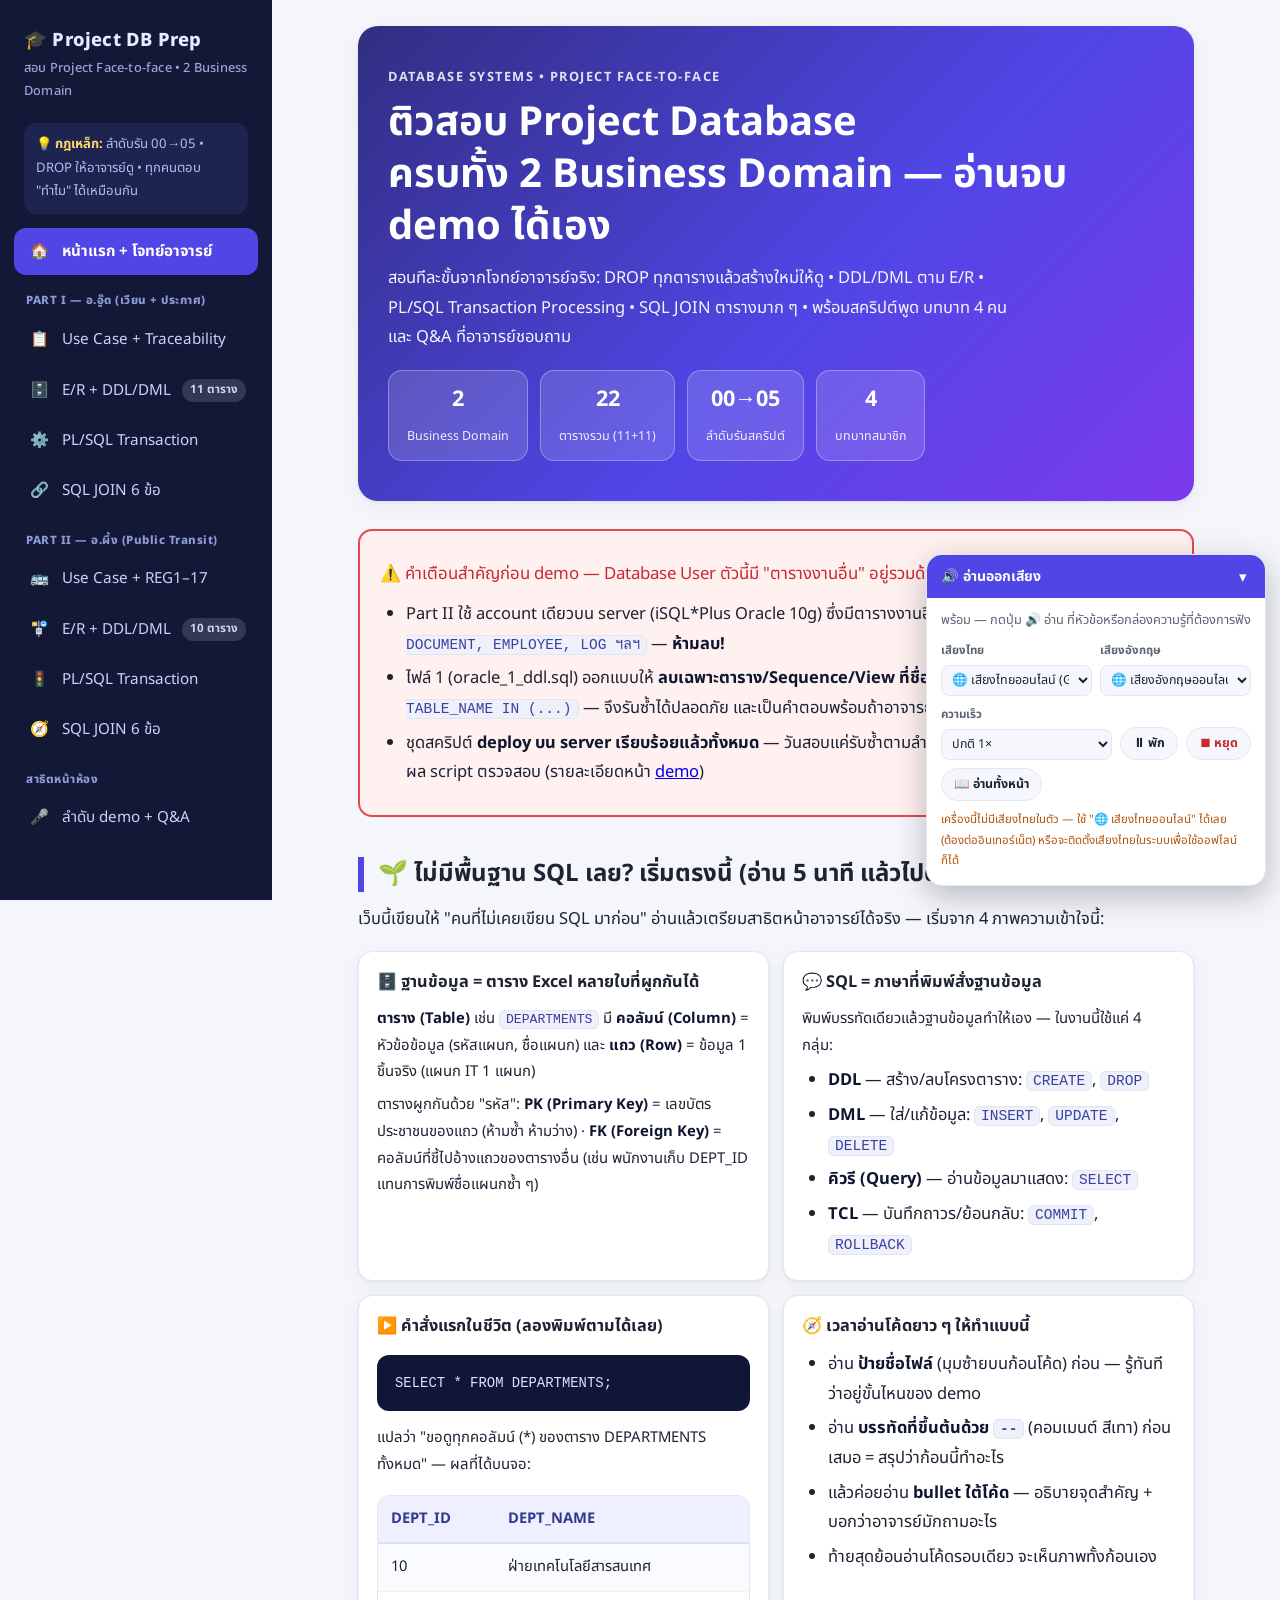
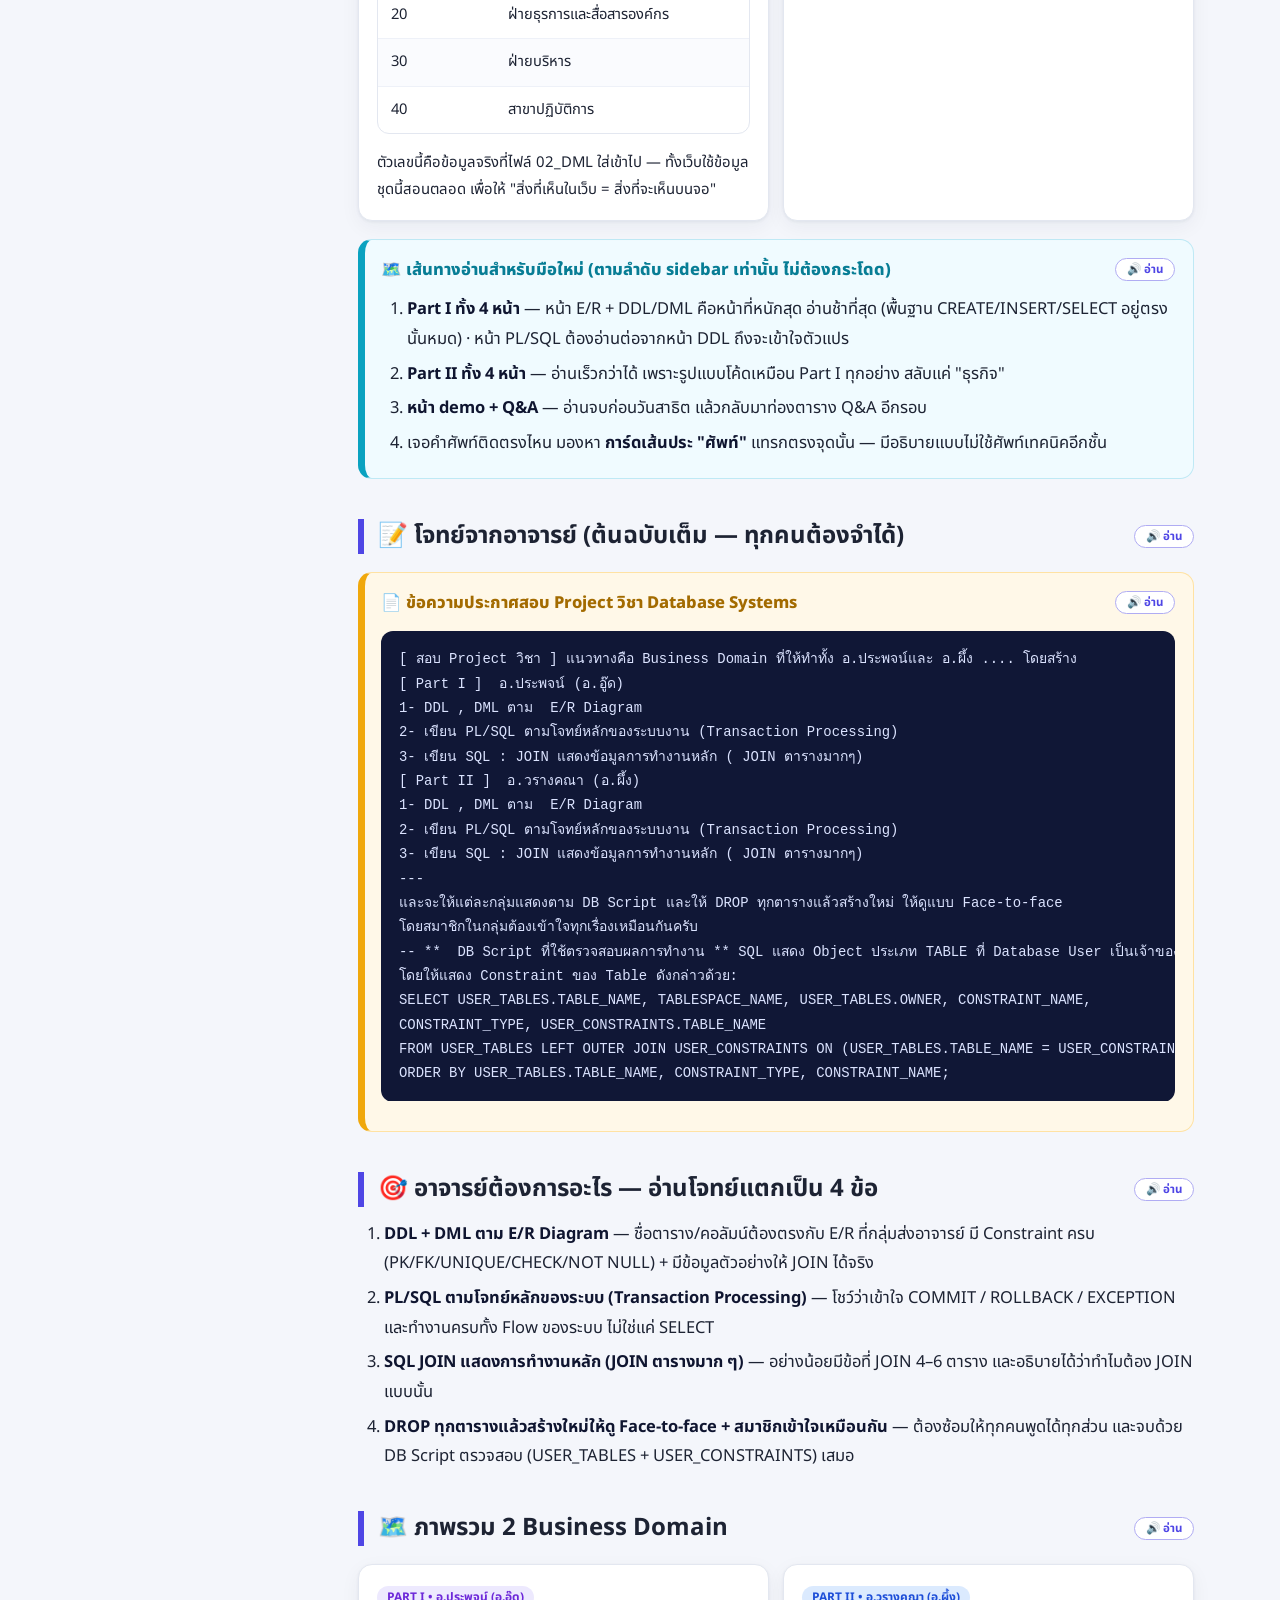
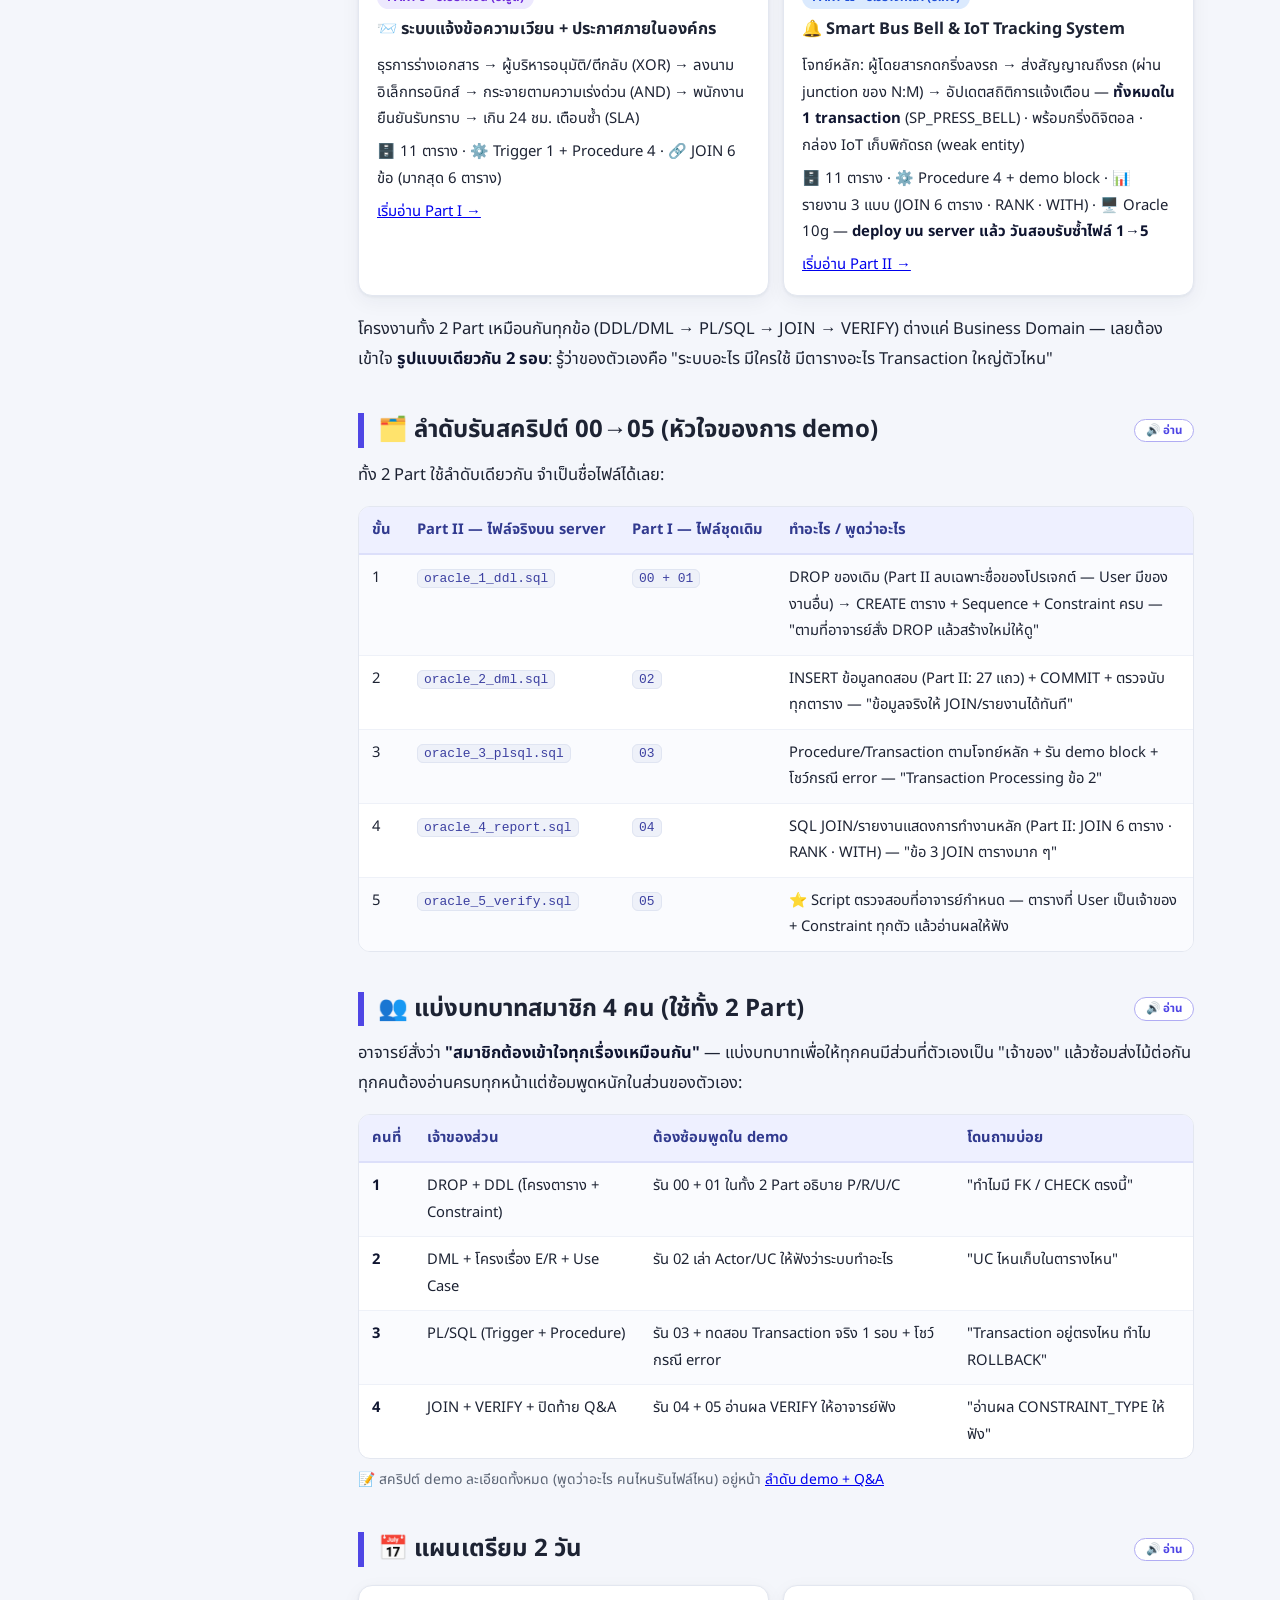
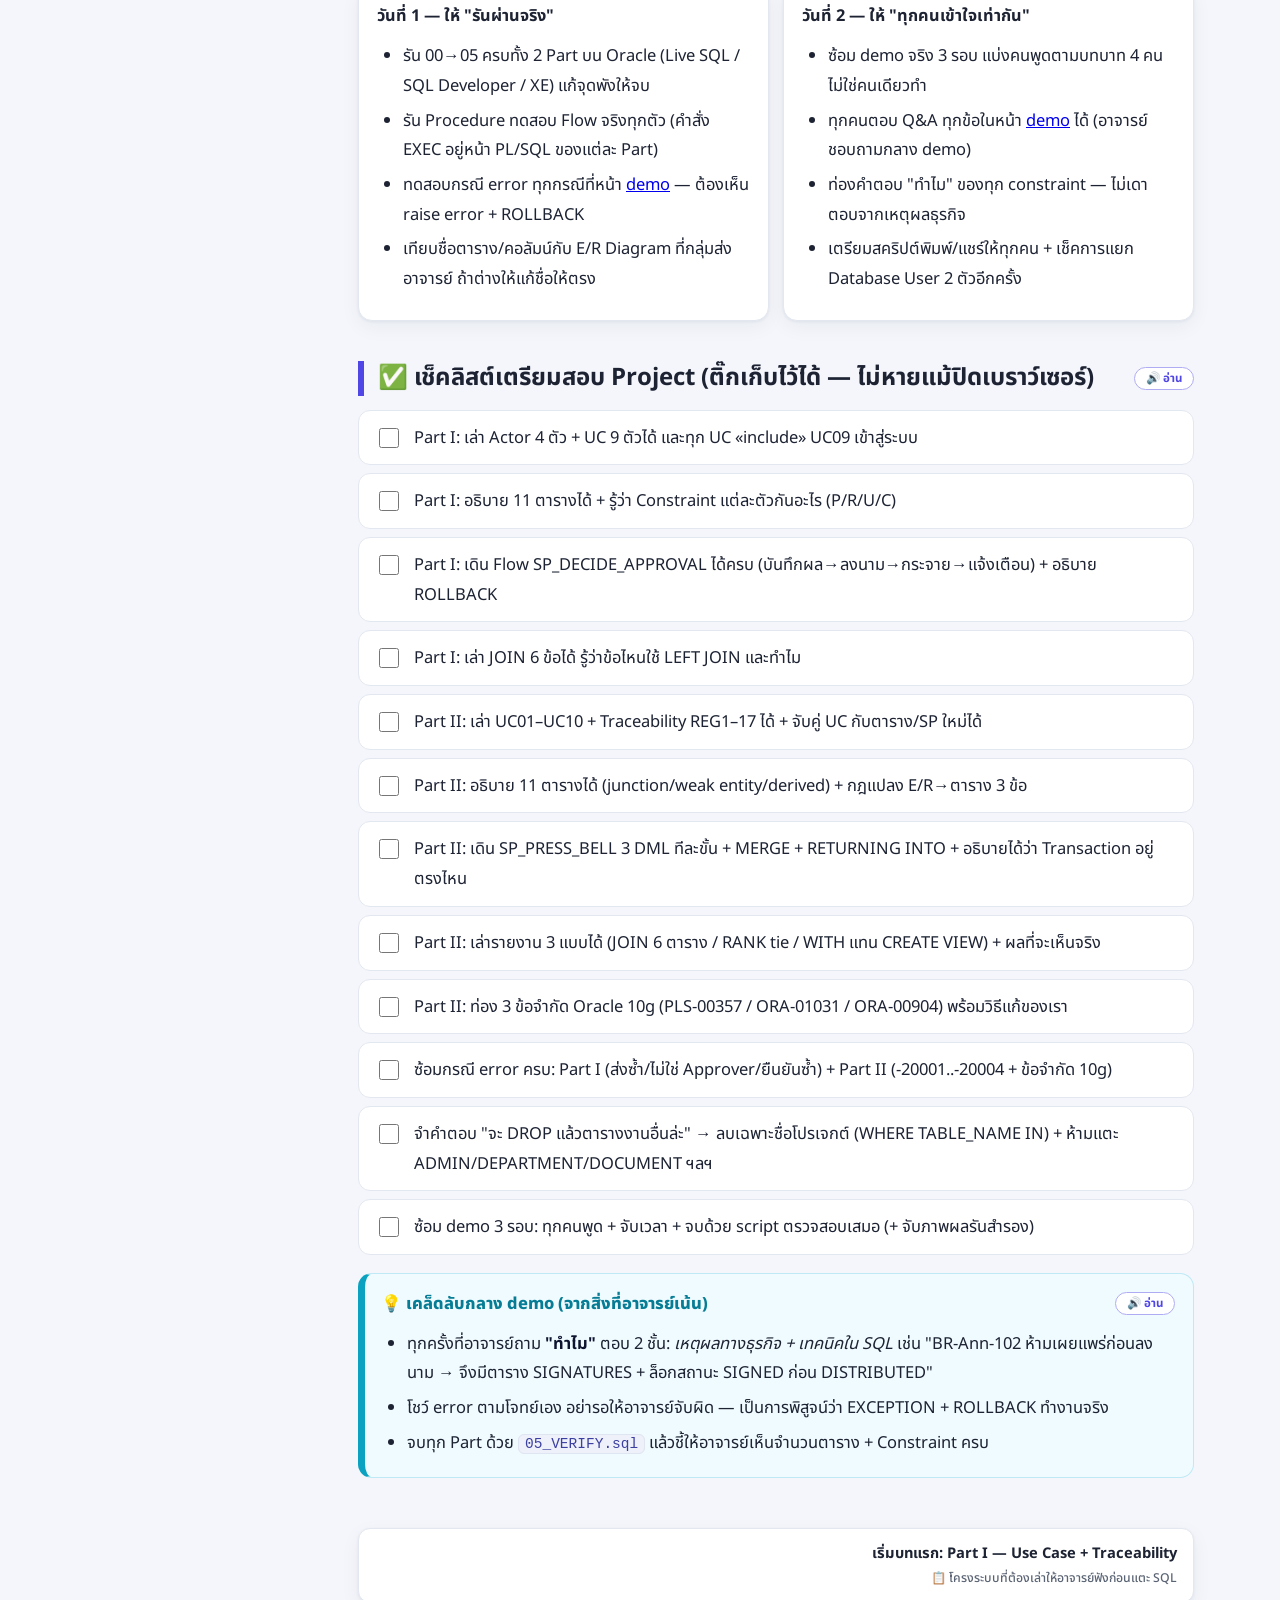
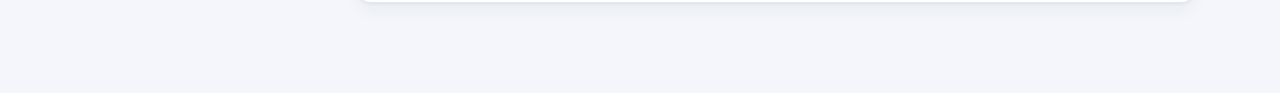
<file: index.html>
<!DOCTYPE html>
<html lang="th">
<head>
<meta charset="UTF-8">
<meta name="viewport" content="width=device-width, initial-scale=1.0">
<title>หน้าแรก + โจทย์อาจารย์ — เว็บติวสอบ Project Database</title>
<link rel="icon" href="data:image/svg+xml,<svg xmlns=%22http://www.w3.org/2000/svg%22 viewBox=%220 0 100 100%22><text y=%22.9em%22 font-size=%2290%22>🎓</text></svg>">
<link rel="preconnect" href="https://fonts.googleapis.com">
<link rel="preconnect" href="https://fonts.gstatic.com" crossorigin>
<link href="https://fonts.googleapis.com/css2?family=Noto+Sans+Thai:wght@400;500;600;700;800&display=swap" rel="stylesheet">
<link rel="stylesheet" href="styles.css">
</head>
<body data-tts="1">
<div id="progressBar"></div>
<div class="backdrop"></div>

<header class="topbar">
  <button class="hamburger" aria-label="เปิดเมนู">☰</button>
  <div class="topbar-title">🎓 ติวสอบ Project Database</div>
</header>

<div class="layout">
  <nav class="sidebar" aria-label="เมนูหลัก">
    <div class="side-brand">🎓 Project DB Prep<small>สอบ Project Face-to-face • 2 Business Domain</small></div>
    <div class="side-note">💡 <b>กฎเหล็ก:</b> ลำดับรัน 00→05 • DROP ให้อาจารย์ดู • ทุกคนตอบ "ทำไม" ได้เหมือนกัน</div>
    <a class="nav-link" href="index.html"><span class="nav-emoji">🏠</span> หน้าแรก + โจทย์อาจารย์</a>
    <div class="side-group">PART I — อ.อู๊ด (เวียน + ประกาศ)</div>
    <a class="nav-link" href="p1-usecase.html"><span class="nav-emoji">📋</span> Use Case + Traceability</a>
    <a class="nav-link" href="p1-er-ddl-dml.html"><span class="nav-emoji">🗄️</span> E/R + DDL/DML <span class="nav-pts">11 ตาราง</span></a>
    <a class="nav-link" href="p1-plsql.html"><span class="nav-emoji">⚙️</span> PL/SQL Transaction</a>
    <a class="nav-link" href="p1-join.html"><span class="nav-emoji">🔗</span> SQL JOIN 6 ข้อ</a>
    <div class="side-group">PART II — อ.ผึ้ง (Public Transit)</div>
    <a class="nav-link" href="p2-usecase.html"><span class="nav-emoji">🚌</span> Use Case + REG1–17</a>
    <a class="nav-link" href="p2-er-ddl-dml.html"><span class="nav-emoji">🚏</span> E/R + DDL/DML <span class="nav-pts">10 ตาราง</span></a>
    <a class="nav-link" href="p2-plsql.html"><span class="nav-emoji">🚦</span> PL/SQL Transaction</a>
    <a class="nav-link" href="p2-join.html"><span class="nav-emoji">🧭</span> SQL JOIN 6 ข้อ</a>
    <div class="side-group">สาธิตหน้าห้อง</div>
    <a class="nav-link" href="verify-demo.html"><span class="nav-emoji">🎤</span> ลำดับ demo + Q&A</a>
  </nav>

  <main class="main">
    <div class="content">

      <section class="hero">
        <p class="kicker">DATABASE SYSTEMS • PROJECT FACE-TO-FACE</p>
        <h1>ติวสอบ Project Database<br>ครบทั้ง 2 Business Domain — อ่านจบ demo ได้เอง</h1>
        <p>สอนทีละขั้นจากโจทย์อาจารย์จริง: DROP ทุกตารางแล้วสร้างใหม่ให้ดู • DDL/DML ตาม E/R •
        PL/SQL Transaction Processing • SQL JOIN ตารางมาก ๆ • พร้อมสคริปต์พูด บทบาท 4 คน และ Q&A ที่อาจารย์ชอบถาม</p>
        <div class="hero-stats">
          <div class="stat"><b>2</b><span>Business Domain</span></div>
          <div class="stat"><b>22</b><span>ตารางรวม (11+11)</span></div>
          <div class="stat"><b>00→05</b><span>ลำดับรันสคริปต์</span></div>
          <div class="stat"><b>4</b><span>บทบาทสมาชิก</span></div>
        </div>
      </section>

      <div class="big-warn" id="warn-notifications">
        <p class="box-title">⚠️ คำเตือนสำคัญก่อน demo — Database User ตัวนี้มี "ตารางงานอื่น" อยู่รวมด้วย</p>
        <ul>
          <li>Part II ใช้ account เดียวบน server (iSQL*Plus Oracle 10g) ซึ่งมีตารางงานอื่นอยู่แล้ว: <code>ADMIN, DEPARTMENT, DOCUMENT, EMPLOYEE, LOG ฯลฯ</code> — <strong>ห้ามลบ!</strong></li>
          <li>ไฟล์ 1 (oracle_1_ddl.sql) ออกแบบให้ <strong>ลบเฉพาะตาราง/Sequence/View ที่ชื่อตรงกับโปรเจกต์นี้</strong> ด้วย <code>WHERE TABLE_NAME IN (...)</code> — จึงรันซ้ำได้ปลอดภัย และเป็นคำตอบพร้อมถ้าอาจารย์ถาม "จะ DROP แล้วตารางอื่นล่ะ"</li>
          <li>ชุดสคริปต์ <strong>deploy บน server เรียบร้อยแล้วทั้งหมด</strong> — วันสอบแค่รับซ้ำตามลำดับไฟล์ 1→5 ให้อาจารย์เห็น + จับภาพผล script ตรวจสอบ (รายละเอียดหน้า <a href="verify-demo.html">demo</a>)</li>
        </ul>
      </div>

      <h2 id="beginner">🌱 ไม่มีพื้นฐาน SQL เลย? เริ่มตรงนี้ (อ่าน 5 นาที แล้วไปต่อได้ทั้งเว็บ)</h2>
      <p>เว็บนี้เขียนให้ "คนที่ไม่เคยเขียน SQL มาก่อน" อ่านแล้วเตรียมสาธิตหน้าอาจารย์ได้จริง — เริ่มจาก 4 ภาพความเข้าใจนี้:</p>
      <div class="grid grid-2">
        <div class="card">
          <h4>🗄️ ฐานข้อมูล = ตาราง Excel หลายใบที่ผูกกันได้</h4>
          <p><strong>ตาราง (Table)</strong> เช่น <code>DEPARTMENTS</code> มี <strong>คอลัมน์ (Column)</strong> = หัวข้อข้อมูล (รหัสแผนก, ชื่อแผนก) และ <strong>แถว (Row)</strong> = ข้อมูล 1 ชิ้นจริง (แผนก IT 1 แผนก)</p>
          <p>ตารางผูกกันด้วย "รหัส": <strong>PK (Primary Key)</strong> = เลขบัตรประชาชนของแถว (ห้ามซ้ำ ห้ามว่าง) · <strong>FK (Foreign Key)</strong> = คอลัมน์ที่ชี้ไปอ้างแถวของตารางอื่น (เช่น พนักงานเก็บ DEPT_ID แทนการพิมพ์ชื่อแผนกซ้ำ ๆ)</p>
        </div>
        <div class="card">
          <h4>💬 SQL = ภาษาที่พิมพ์สั่งฐานข้อมูล</h4>
          <p>พิมพ์บรรทัดเดียวแล้วฐานข้อมูลทำให้เอง — ในงานนี้ใช้แค่ 4 กลุ่ม:</p>
          <ul style="margin:4px 0;">
            <li><strong>DDL</strong> — สร้าง/ลบโครงตาราง: <code>CREATE</code>, <code>DROP</code></li>
            <li><strong>DML</strong> — ใส่/แก้ข้อมูล: <code>INSERT</code>, <code>UPDATE</code>, <code>DELETE</code></li>
            <li><strong>คิวรี (Query)</strong> — อ่านข้อมูลมาแสดง: <code>SELECT</code></li>
            <li><strong>TCL</strong> — บันทึกถาวร/ย้อนกลับ: <code>COMMIT</code>, <code>ROLLBACK</code></li>
          </ul>
        </div>
        <div class="card">
          <h4>▶️ คำสั่งแรกในชีวิต (ลองพิมพ์ตามได้เลย)</h4>
          <pre class="code">SELECT * FROM DEPARTMENTS;</pre>
          <p>แปลว่า "ขอดูทุกคอลัมน์ (*) ของตาราง DEPARTMENTS ทั้งหมด" — ผลที่ได้บนจอ:</p>
          <div class="tbl-wrap"><table class="tbl compact">
            <tr><th>DEPT_ID</th><th>DEPT_NAME</th></tr>
            <tr><td>10</td><td>ฝ่ายเทคโนโลยีสารสนเทศ</td></tr>
            <tr><td>20</td><td>ฝ่ายธุรการและสื่อสารองค์กร</td></tr>
            <tr><td>30</td><td>ฝ่ายบริหาร</td></tr>
            <tr><td>40</td><td>สาขาปฏิบัติการ</td></tr>
          </table></div>
          <p style="margin-bottom:0;">ตัวเลขนี้คือข้อมูลจริงที่ไฟล์ 02_DML ใส่เข้าไป — ทั้งเว็บใช้ข้อมูลชุดนี้สอนตลอด เพื่อให้ "สิ่งที่เห็นในเว็บ = สิ่งที่จะเห็นบนจอ"</p>
        </div>
        <div class="card">
          <h4>🧭 เวลาอ่านโค้ดยาว ๆ ให้ทำแบบนี้</h4>
          <ul style="margin:4px 0;">
            <li>อ่าน <strong>ป้ายชื่อไฟล์</strong> (มุมซ้ายบนก้อนโค้ด) ก่อน — รู้ทันทีว่าอยู่ขั้นไหนของ demo</li>
            <li>อ่าน <strong>บรรทัดที่ขึ้นต้นด้วย <code>--</code></strong> (คอมเมนต์ สีเทา) ก่อนเสมอ = สรุปว่าก้อนนี้ทำอะไร</li>
            <li>แล้วค่อยอ่าน <strong>bullet ใต้โค้ด</strong> — อธิบายจุดสำคัญ + บอกว่าอาจารย์มักถามอะไร</li>
            <li>ท้ายสุดย้อนอ่านโค้ดรอบเดียว จะเห็นภาพทั้งก้อนเอง</li>
          </ul>
        </div>
      </div>
      <div class="box box-tip">
        <p class="box-title">🗺️ เส้นทางอ่านสำหรับมือใหม่ (ตามลำดับ sidebar เท่านั้น ไม่ต้องกระโดด)</p>
        <ol>
          <li><strong>Part I ทั้ง 4 หน้า</strong> — หน้า E/R + DDL/DML คือหน้าที่หนักสุด อ่านช้าที่สุด (พื้นฐาน CREATE/INSERT/SELECT อยู่ตรงนั้นหมด) · หน้า PL/SQL ต้องอ่านต่อจากหน้า DDL ถึงจะเข้าใจตัวแปร</li>
          <li><strong>Part II ทั้ง 4 หน้า</strong> — อ่านเร็วกว่าได้ เพราะรูปแบบโค้ดเหมือน Part I ทุกอย่าง สลับแค่ "ธุรกิจ"</li>
          <li><strong>หน้า demo + Q&A</strong> — อ่านจบก่อนวันสาธิต แล้วกลับมาท่องตาราง Q&A อีกรอบ</li>
          <li>เจอคำศัพท์ติดตรงไหน มองหา <strong>การ์ดเส้นประ "ศัพท์"</strong> แทรกตรงจุดนั้น — มีอธิบายแบบไม่ใช้ศัพท์เทคนิคอีกชั้น</li>
        </ol>
      </div>

      <h2>📝 โจทย์จากอาจารย์ (ต้นฉบับเต็ม — ทุกคนต้องจำได้)</h2>
      <div class="box box-exam">
        <p class="box-title">📄 ข้อความประกาศสอบ Project วิชา Database Systems</p>
        <pre class="code">[ สอบ Project วิชา ] แนวทางคือ Business Domain ที่ให้ทำทั้ง อ.ประพจน์และ อ.ผึ้ง .... โดยสร้าง
[ Part I ]  อ.ประพจน์ (อ.อู๊ด)
1- DDL , DML ตาม  E/R Diagram
2- เขียน PL/SQL ตามโจทย์หลักของระบบงาน (Transaction Processing)
3- เขียน SQL : JOIN แสดงข้อมูลการทำงานหลัก ( JOIN ตารางมากๆ)
[ Part II ]  อ.วรางคณา (อ.ผึ้ง)
1- DDL , DML ตาม  E/R Diagram
2- เขียน PL/SQL ตามโจทย์หลักของระบบงาน (Transaction Processing)
3- เขียน SQL : JOIN แสดงข้อมูลการทำงานหลัก ( JOIN ตารางมากๆ)
---
และจะให้แต่ละกลุ่มแสดงตาม DB Script และให้ DROP ทุกตารางแล้วสร้างใหม่ ให้ดูแบบ Face-to-face
โดยสมาชิกในกลุ่มต้องเข้าใจทุกเรื่องเหมือนกันครับ
-- **  DB Script ที่ใช้ตรวจสอบผลการทำงาน ** SQL แสดง Object ประเภท TABLE ที่ Database User เป็นเจ้าของ
โดยให้แสดง Constraint ของ Table ดังกล่าวด้วย:
SELECT USER_TABLES.TABLE_NAME, TABLESPACE_NAME, USER_TABLES.OWNER, CONSTRAINT_NAME,
CONSTRAINT_TYPE, USER_CONSTRAINTS.TABLE_NAME
FROM USER_TABLES LEFT OUTER JOIN USER_CONSTRAINTS ON (USER_TABLES.TABLE_NAME = USER_CONSTRAINTS.TABLE_NAME)
ORDER BY USER_TABLES.TABLE_NAME, CONSTRAINT_TYPE, CONSTRAINT_NAME;</pre>
      </div>

      <h2>🎯 อาจารย์ต้องการอะไร — อ่านโจทย์แตกเป็น 4 ข้อ</h2>
      <ol>
        <li><strong>DDL + DML ตาม E/R Diagram</strong> — ชื่อตาราง/คอลัมน์ต้องตรงกับ E/R ที่กลุ่มส่งอาจารย์ มี Constraint ครบ (PK/FK/UNIQUE/CHECK/NOT NULL) + มีข้อมูลตัวอย่างให้ JOIN ได้จริง</li>
        <li><strong>PL/SQL ตามโจทย์หลักของระบบ (Transaction Processing)</strong> — โชว์ว่าเข้าใจ COMMIT / ROLLBACK / EXCEPTION และทำงานครบทั้ง Flow ของระบบ ไม่ใช่แค่ SELECT</li>
        <li><strong>SQL JOIN แสดงการทำงานหลัก (JOIN ตารางมาก ๆ)</strong> — อย่างน้อยมีข้อที่ JOIN 4–6 ตาราง และอธิบายได้ว่าทำไมต้อง JOIN แบบนั้น</li>
        <li><strong>DROP ทุกตารางแล้วสร้างใหม่ให้ดู Face-to-face + สมาชิกเข้าใจเหมือนกัน</strong> — ต้องซ้อมให้ทุกคนพูดได้ทุกส่วน และจบด้วย DB Script ตรวจสอบ (USER_TABLES + USER_CONSTRAINTS) เสมอ</li>
      </ol>

      <h2>🗺️ ภาพรวม 2 Business Domain</h2>
      <div class="grid grid-2">
        <div class="card">
          <span class="tag" style="background:#ede9fe;color:#6d28d9;">PART I • อ.ประพจน์ (อ.อู๊ด)</span>
          <h4>📨 ระบบแจ้งข้อความเวียน + ประกาศภายในองค์กร</h4>
          <p>ธุรการร่างเอกสาร → ผู้บริหารอนุมัติ/ตีกลับ (XOR) → ลงนามอิเล็กทรอนิกส์ → กระจายตามความเร่งด่วน (AND) →
          พนักงานยืนยันรับทราบ → เกิน 24 ชม. เตือนซ้ำ (SLA)</p>
          <p>🗄️ 11 ตาราง · ⚙️ Trigger 1 + Procedure 4 · 🔗 JOIN 6 ข้อ (มากสุด 6 ตาราง)</p>
          <p style="margin-bottom:0;"><a href="p1-usecase.html">เริ่มอ่าน Part I →</a></p>
        </div>
        <div class="card">
          <span class="tag" style="background:#dbeafe;color:#1d4ed8;">PART II • อ.วรางคณา (อ.ผึ้ง)</span>
          <h4>🔔 Smart Bus Bell &amp; IoT Tracking System</h4>
          <p>โจทย์หลัก: ผู้โดยสารกดกริ่งลงรถ → ส่งสัญญาณถึงรถ (ผ่าน junction ของ N:M) → อัปเดตสถิติการแจ้งเตือน — <strong>ทั้งหมดใน 1 transaction</strong> (SP_PRESS_BELL) ·
          พร้อมกริ่งดิจิตอล · กล่อง IoT เก็บพิกัดรถ (weak entity)</p>
          <p>🗄️ 11 ตาราง · ⚙️ Procedure 4 + demo block · 📊 รายงาน 3 แบบ (JOIN 6 ตาราง · RANK · WITH) · 🖥️ Oracle 10g — <strong>deploy บน server แล้ว วันสอบรับซ้ำไฟล์ 1→5</strong></p>
          <p style="margin-bottom:0;"><a href="p2-usecase.html">เริ่มอ่าน Part II →</a></p>
        </div>
      </div>
      <p>โครงงานทั้ง 2 Part เหมือนกันทุกข้อ (DDL/DML → PL/SQL → JOIN → VERIFY) ต่างแค่ Business Domain —
      เลยต้องเข้าใจ <strong>รูปแบบเดียวกัน 2 รอบ</strong>: รู้ว่าของตัวเองคือ "ระบบอะไร มีใครใช้ มีตารางอะไร Transaction ใหญ่ตัวไหน"</p>

      <h2>🗂️ ลำดับรันสคริปต์ 00→05 (หัวใจของการ demo)</h2>
      <p>ทั้ง 2 Part ใช้ลำดับเดียวกัน จำเป็นชื่อไฟล์ได้เลย:</p>
      <div class="tbl-wrap">
        <table class="tbl compact">
          <tr><th>ขั้น</th><th>Part II — ไฟล์จริงบน server</th><th>Part I — ไฟล์ชุดเดิม</th><th>ทำอะไร / พูดว่าอะไร</th></tr>
          <tr><td>1</td><td><code>oracle_1_ddl.sql</code></td><td><code>00 + 01</code></td><td>DROP ของเดิม (Part II ลบเฉพาะชื่อของโปรเจกต์ — User มีของงานอื่น) → CREATE ตาราง + Sequence + Constraint ครบ — "ตามที่อาจารย์สั่ง DROP แล้วสร้างใหม่ให้ดู"</td></tr>
          <tr><td>2</td><td><code>oracle_2_dml.sql</code></td><td><code>02</code></td><td>INSERT ข้อมูลทดสอบ (Part II: 27 แถว) + COMMIT + ตรวจนับทุกตาราง — "ข้อมูลจริงให้ JOIN/รายงานได้ทันที"</td></tr>
          <tr><td>3</td><td><code>oracle_3_plsql.sql</code></td><td><code>03</code></td><td>Procedure/Transaction ตามโจทย์หลัก + รัน demo block + โชว์กรณี error — "Transaction Processing ข้อ 2"</td></tr>
          <tr><td>4</td><td><code>oracle_4_report.sql</code></td><td><code>04</code></td><td>SQL JOIN/รายงานแสดงการทำงานหลัก (Part II: JOIN 6 ตาราง · RANK · WITH) — "ข้อ 3 JOIN ตารางมาก ๆ"</td></tr>
          <tr><td>5</td><td><code>oracle_5_verify.sql</code></td><td><code>05</code></td><td>⭐ Script ตรวจสอบที่อาจารย์กำหนด — ตารางที่ User เป็นเจ้าของ + Constraint ทุกตัว แล้วอ่านผลให้ฟัง</td></tr>
        </table>
      </div>

      <h2>👥 แบ่งบทบาทสมาชิก 4 คน (ใช้ทั้ง 2 Part)</h2>
      <p>อาจารย์สั่งว่า <strong>"สมาชิกต้องเข้าใจทุกเรื่องเหมือนกัน"</strong> — แบ่งบทบาทเพื่อให้ทุกคนมีส่วนที่ตัวเองเป็น "เจ้าของ" แล้วซ้อมส่งไม้ต่อกัน ทุกคนต้องอ่านครบทุกหน้าแต่ซ้อมพูดหนักในส่วนของตัวเอง:</p>
      <div class="tbl-wrap">
        <table class="tbl compact">
          <tr><th>คนที่</th><th>เจ้าของส่วน</th><th>ต้องซ้อมพูดใน demo</th><th>โดนถามบ่อย</th></tr>
          <tr><td><strong>1</strong></td><td>DROP + DDL (โครงตาราง + Constraint)</td><td>รัน 00 + 01 ในทั้ง 2 Part อธิบาย P/R/U/C</td><td>"ทำไมมี FK / CHECK ตรงนี้"</td></tr>
          <tr><td><strong>2</strong></td><td>DML + โครงเรื่อง E/R + Use Case</td><td>รัน 02 เล่า Actor/UC ให้ฟังว่าระบบทำอะไร</td><td>"UC ไหนเก็บในตารางไหน"</td></tr>
          <tr><td><strong>3</strong></td><td>PL/SQL (Trigger + Procedure)</td><td>รัน 03 + ทดสอบ Transaction จริง 1 รอบ + โชว์กรณี error</td><td>"Transaction อยู่ตรงไหน ทำไม ROLLBACK"</td></tr>
          <tr><td><strong>4</strong></td><td>JOIN + VERIFY + ปิดท้าย Q&A</td><td>รัน 04 + 05 อ่านผล VERIFY ให้อาจารย์ฟัง</td><td>"อ่านผล CONSTRAINT_TYPE ให้ฟัง"</td></tr>
        </table>
      </div>
      <p class="mermaid-caption" style="text-align:left;">📝 สคริปต์ demo ละเอียดทั้งหมด (พูดว่าอะไร คนไหนรันไฟล์ไหน) อยู่หน้า <a href="verify-demo.html">ลำดับ demo + Q&A</a></p>

      <h2>📅 แผนเตรียม 2 วัน</h2>
      <div class="grid grid-2">
        <div class="card">
          <h4>วันที่ 1 — ให้ "รันผ่านจริง"</h4>
          <ul>
            <li>รัน 00→05 ครบทั้ง 2 Part บน Oracle (Live SQL / SQL Developer / XE) แก้จุดพังให้จบ</li>
            <li>รัน Procedure ทดสอบ Flow จริงทุกตัว (คำสั่ง EXEC อยู่หน้า PL/SQL ของแต่ละ Part)</li>
            <li>ทดสอบกรณี error ทุกกรณีที่หน้า <a href="verify-demo.html">demo</a> — ต้องเห็น raise error + ROLLBACK</li>
            <li>เทียบชื่อตาราง/คอลัมน์กับ E/R Diagram ที่กลุ่มส่งอาจารย์ ถ้าต่างให้แก้ชื่อให้ตรง</li>
          </ul>
        </div>
        <div class="card">
          <h4>วันที่ 2 — ให้ "ทุกคนเข้าใจเท่ากัน"</h4>
          <ul>
            <li>ซ้อม demo จริง 3 รอบ แบ่งคนพูดตามบทบาท 4 คน ไม่ใช่คนเดียวทำ</li>
            <li>ทุกคนตอบ Q&A ทุกข้อในหน้า <a href="verify-demo.html">demo</a> ได้ (อาจารย์ชอบถามกลาง demo)</li>
            <li>ท่องคำตอบ "ทำไม" ของทุก constraint — ไม่เดา ตอบจากเหตุผลธุรกิจ</li>
            <li>เตรียมสคริปต์พิมพ์/แชร์ให้ทุกคน + เช็คการแยก Database User 2 ตัวอีกครั้ง</li>
          </ul>
        </div>
      </div>

      <h2>✅ เช็คลิสต์เตรียมสอบ Project (ติ๊กเก็บไว้ได้ — ไม่หายแม้ปิดเบราว์เซอร์)</h2>
      <ul class="checklist" id="exam-checklist">
        <li><label><input type="checkbox" data-key="p1-uc"><span>Part I: เล่า Actor 4 ตัว + UC 9 ตัวได้ และทุก UC «include» UC09 เข้าสู่ระบบ</span></label></li>
        <li><label><input type="checkbox" data-key="p1-ddl"><span>Part I: อธิบาย 11 ตารางได้ + รู้ว่า Constraint แต่ละตัวกันอะไร (P/R/U/C)</span></label></li>
        <li><label><input type="checkbox" data-key="p1-plsql"><span>Part I: เดิน Flow SP_DECIDE_APPROVAL ได้ครบ (บันทึกผล→ลงนาม→กระจาย→แจ้งเตือน) + อธิบาย ROLLBACK</span></label></li>
        <li><label><input type="checkbox" data-key="p1-join"><span>Part I: เล่า JOIN 6 ข้อได้ รู้ว่าข้อไหนใช้ LEFT JOIN และทำไม</span></label></li>
        <li><label><input type="checkbox" data-key="p2-uc"><span>Part II: เล่า UC01–UC10 + Traceability REG1–17 ได้ + จับคู่ UC กับตาราง/SP ใหม่ได้</span></label></li>
        <li><label><input type="checkbox" data-key="p2-ddl"><span>Part II: อธิบาย 11 ตารางได้ (junction/weak entity/derived) + กฎแปลง E/R→ตาราง 3 ข้อ</span></label></li>
        <li><label><input type="checkbox" data-key="p2-plsql"><span>Part II: เดิน SP_PRESS_BELL 3 DML ทีละขั้น + MERGE + RETURNING INTO + อธิบายได้ว่า Transaction อยู่ตรงไหน</span></label></li>
        <li><label><input type="checkbox" data-key="p2-join"><span>Part II: เล่ารายงาน 3 แบบได้ (JOIN 6 ตาราง / RANK tie / WITH แทน CREATE VIEW) + ผลที่จะเห็นจริง</span></label></li>
        <li><label><input type="checkbox" data-key="p2-10g"><span>Part II: ท่อง 3 ข้อจำกัด Oracle 10g (PLS-00357 / ORA-01031 / ORA-00904) พร้อมวิธีแก้ของเรา</span></label></li>
        <li><label><input type="checkbox" data-key="error-demo"><span>ซ้อมกรณี error ครบ: Part I (ส่งซ้ำ/ไม่ใช่ Approver/ยืนยันซ้ำ) + Part II (-20001..-20004 + ข้อจำกัด 10g)</span></label></li>
        <li><label><input type="checkbox" data-key="notif-split"><span>จำคำตอบ "จะ DROP แล้วตารางงานอื่นล่ะ" → ลบเฉพาะชื่อโปรเจกต์ (WHERE TABLE_NAME IN) + ห้ามแตะ ADMIN/DEPARTMENT/DOCUMENT ฯลฯ</span></label></li>
        <li><label><input type="checkbox" data-key="rehearse"><span>ซ้อม demo 3 รอบ: ทุกคนพูด + จับเวลา + จบด้วย script ตรวจสอบเสมอ (+ จับภาพผลรันสำรอง)</span></label></li>
      </ul>

      <div class="box box-tip">
        <p class="box-title">💡 เคล็ดลับกลาง demo (จากสิ่งที่อาจารย์เน้น)</p>
        <ul>
          <li>ทุกครั้งที่อาจารย์ถาม <strong>"ทำไม"</strong> ตอบ 2 ชั้น: <em>เหตุผลทางธุรกิจ + เทคนิคใน SQL</em> เช่น "BR-Ann-102 ห้ามเผยแพร่ก่อนลงนาม → จึงมีตาราง SIGNATURES + ล็อกสถานะ SIGNED ก่อน DISTRIBUTED"</li>
          <li>โชว์ error ตามโจทย์เอง อย่ารอให้อาจารย์จับผิด — เป็นการพิสูจน์ว่า EXCEPTION + ROLLBACK ทำงานจริง</li>
          <li>จบทุก Part ด้วย <code>05_VERIFY.sql</code> แล้วชี้ให้อาจารย์เห็นจำนวนตาราง + Constraint ครบ</li>
        </ul>
      </div>

      <div class="prevnext">
        <a class="next" href="p1-usecase.html">เริ่มบทแรก: Part I — Use Case + Traceability<small>📋 โครงระบบที่ต้องเล่าให้อาจารย์ฟังก่อนแตะ SQL</small></a>
      </div>

    </div>
  </main>
</div>
<script src="script.js"></script>
<script src="tts.js"></script>
</body>
</html>
</file>
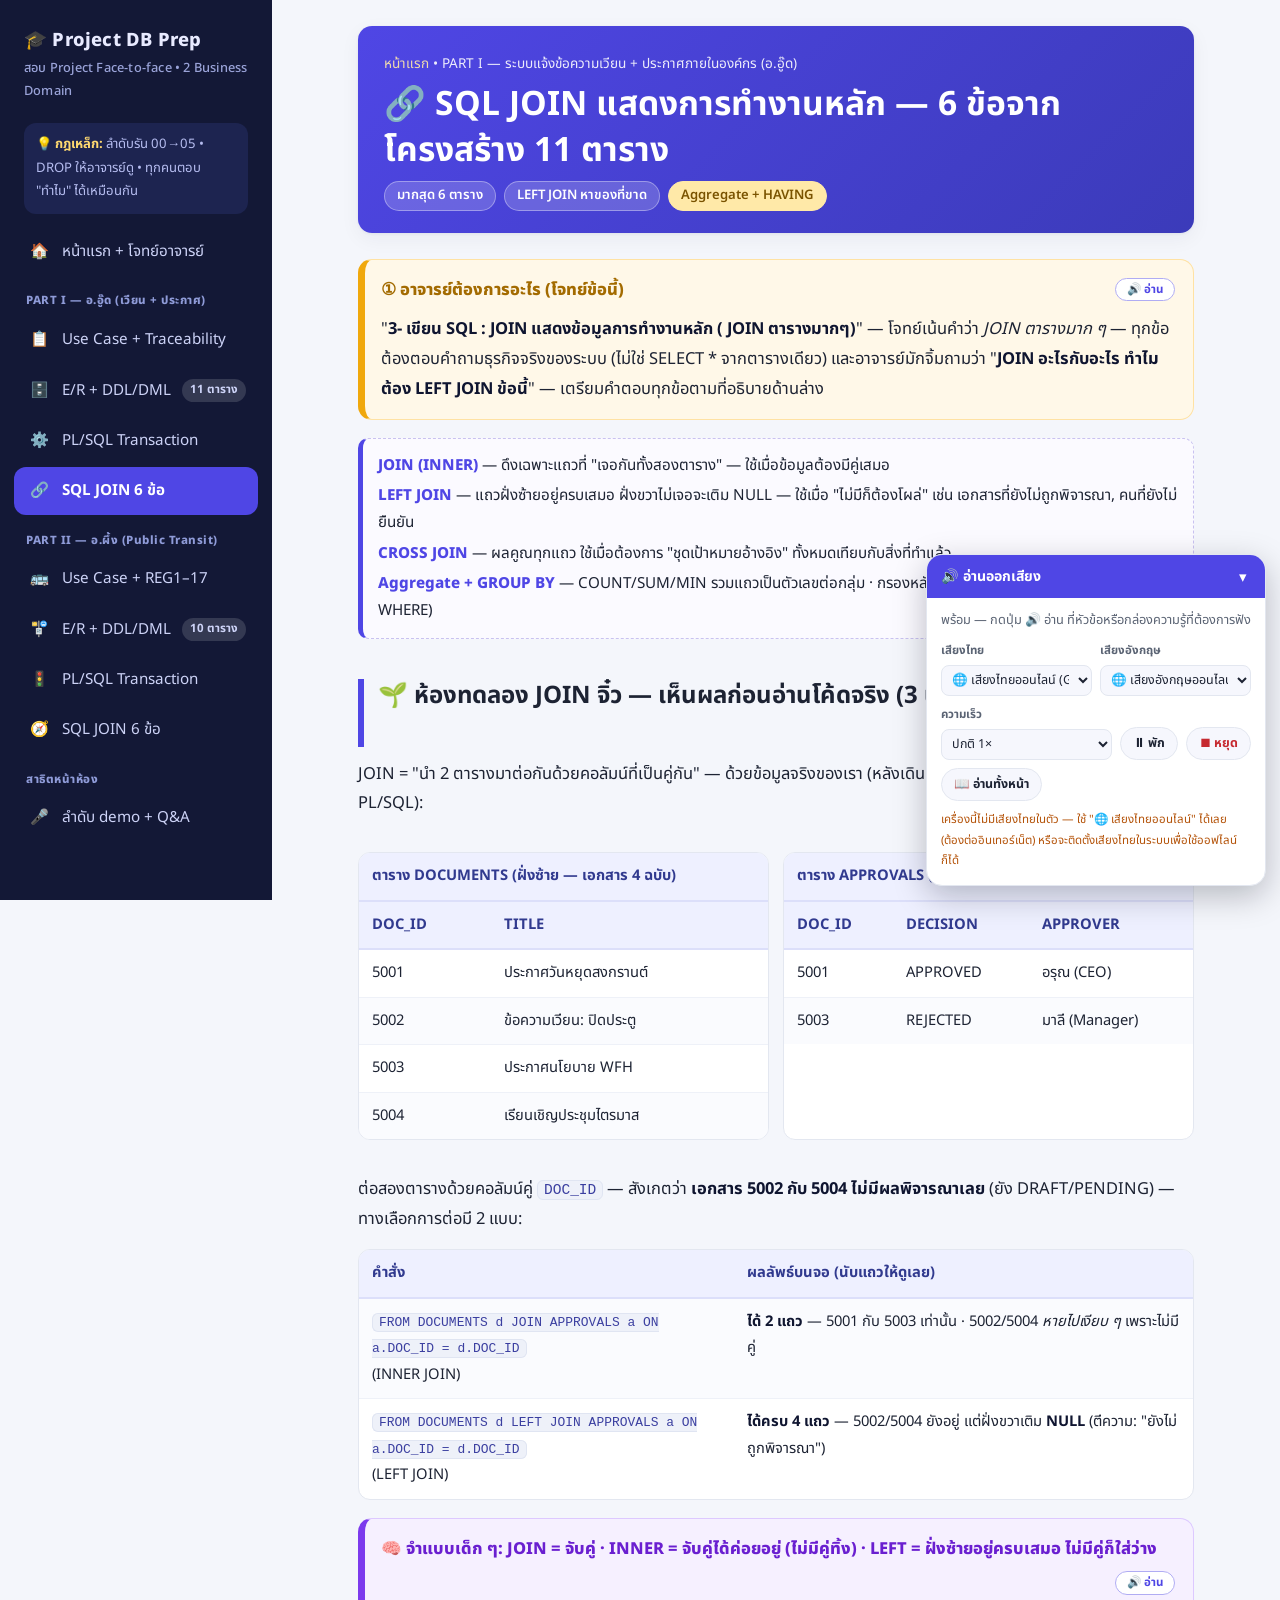
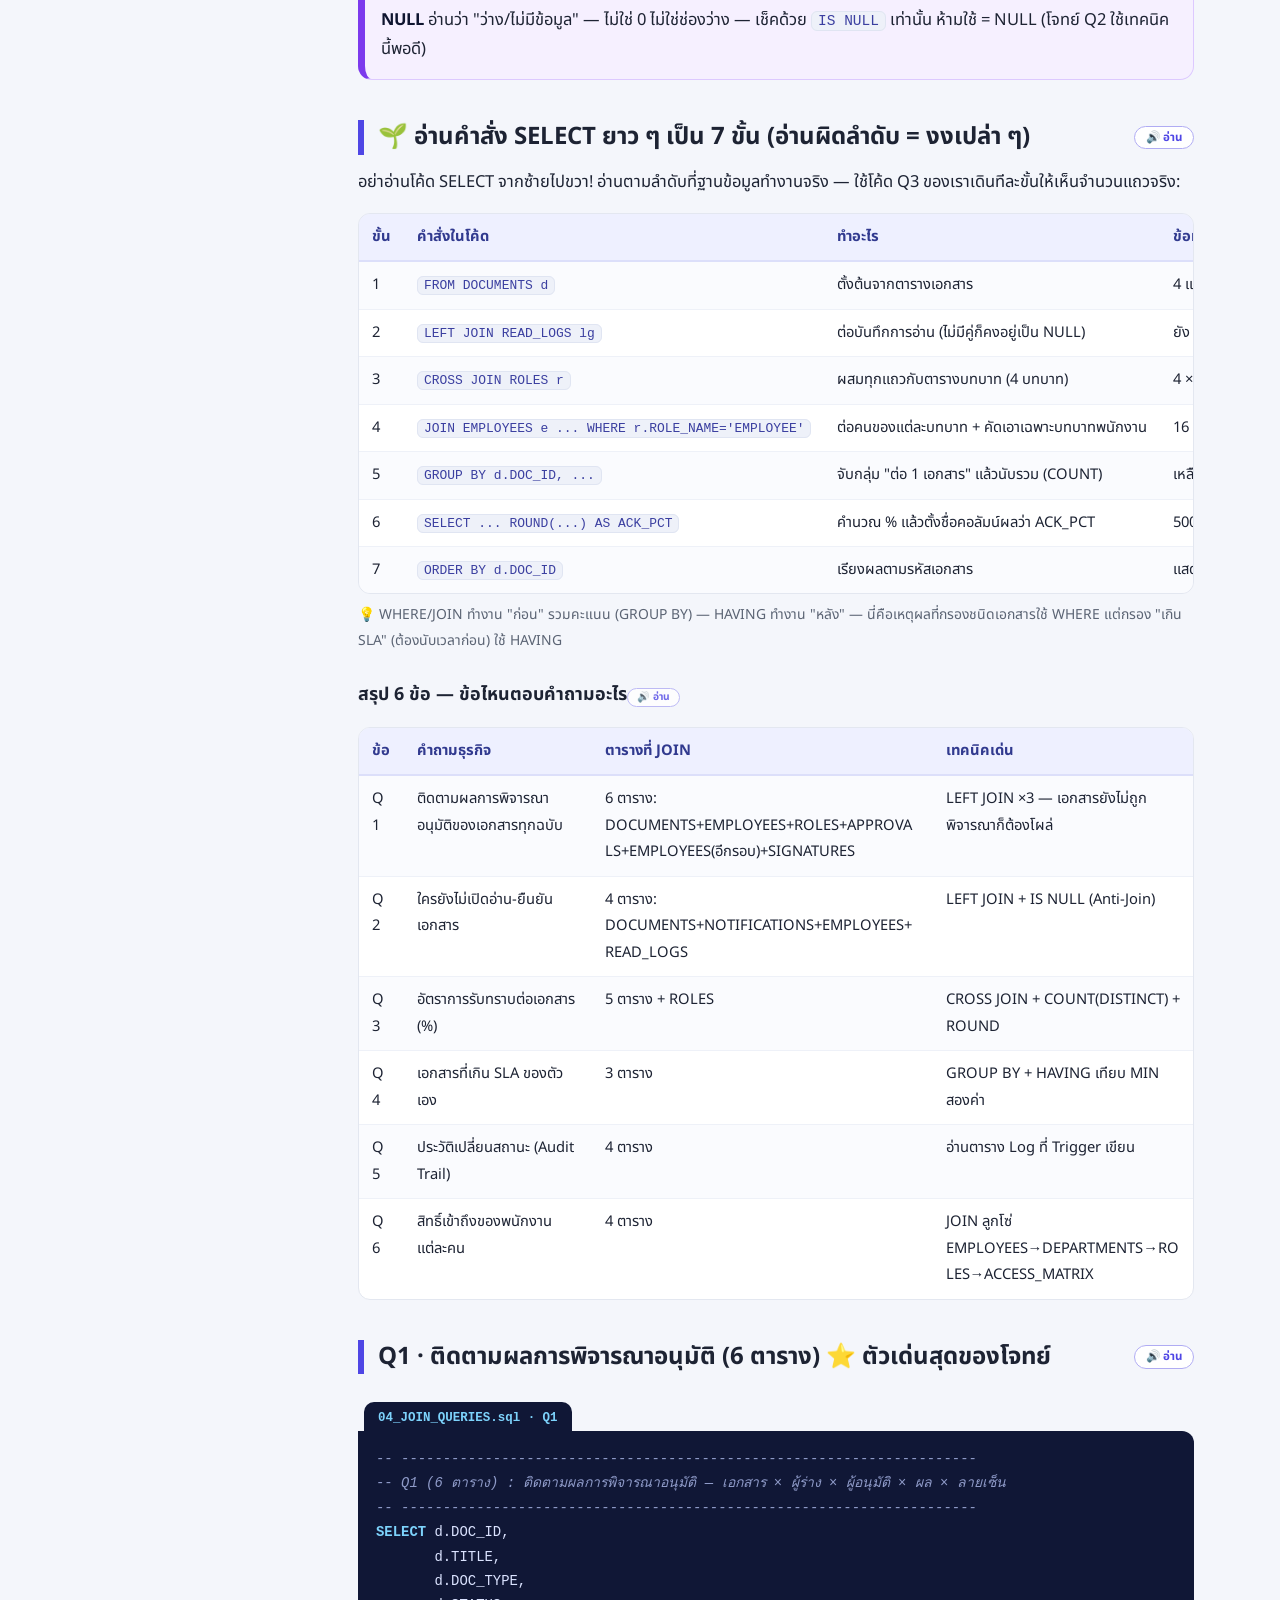
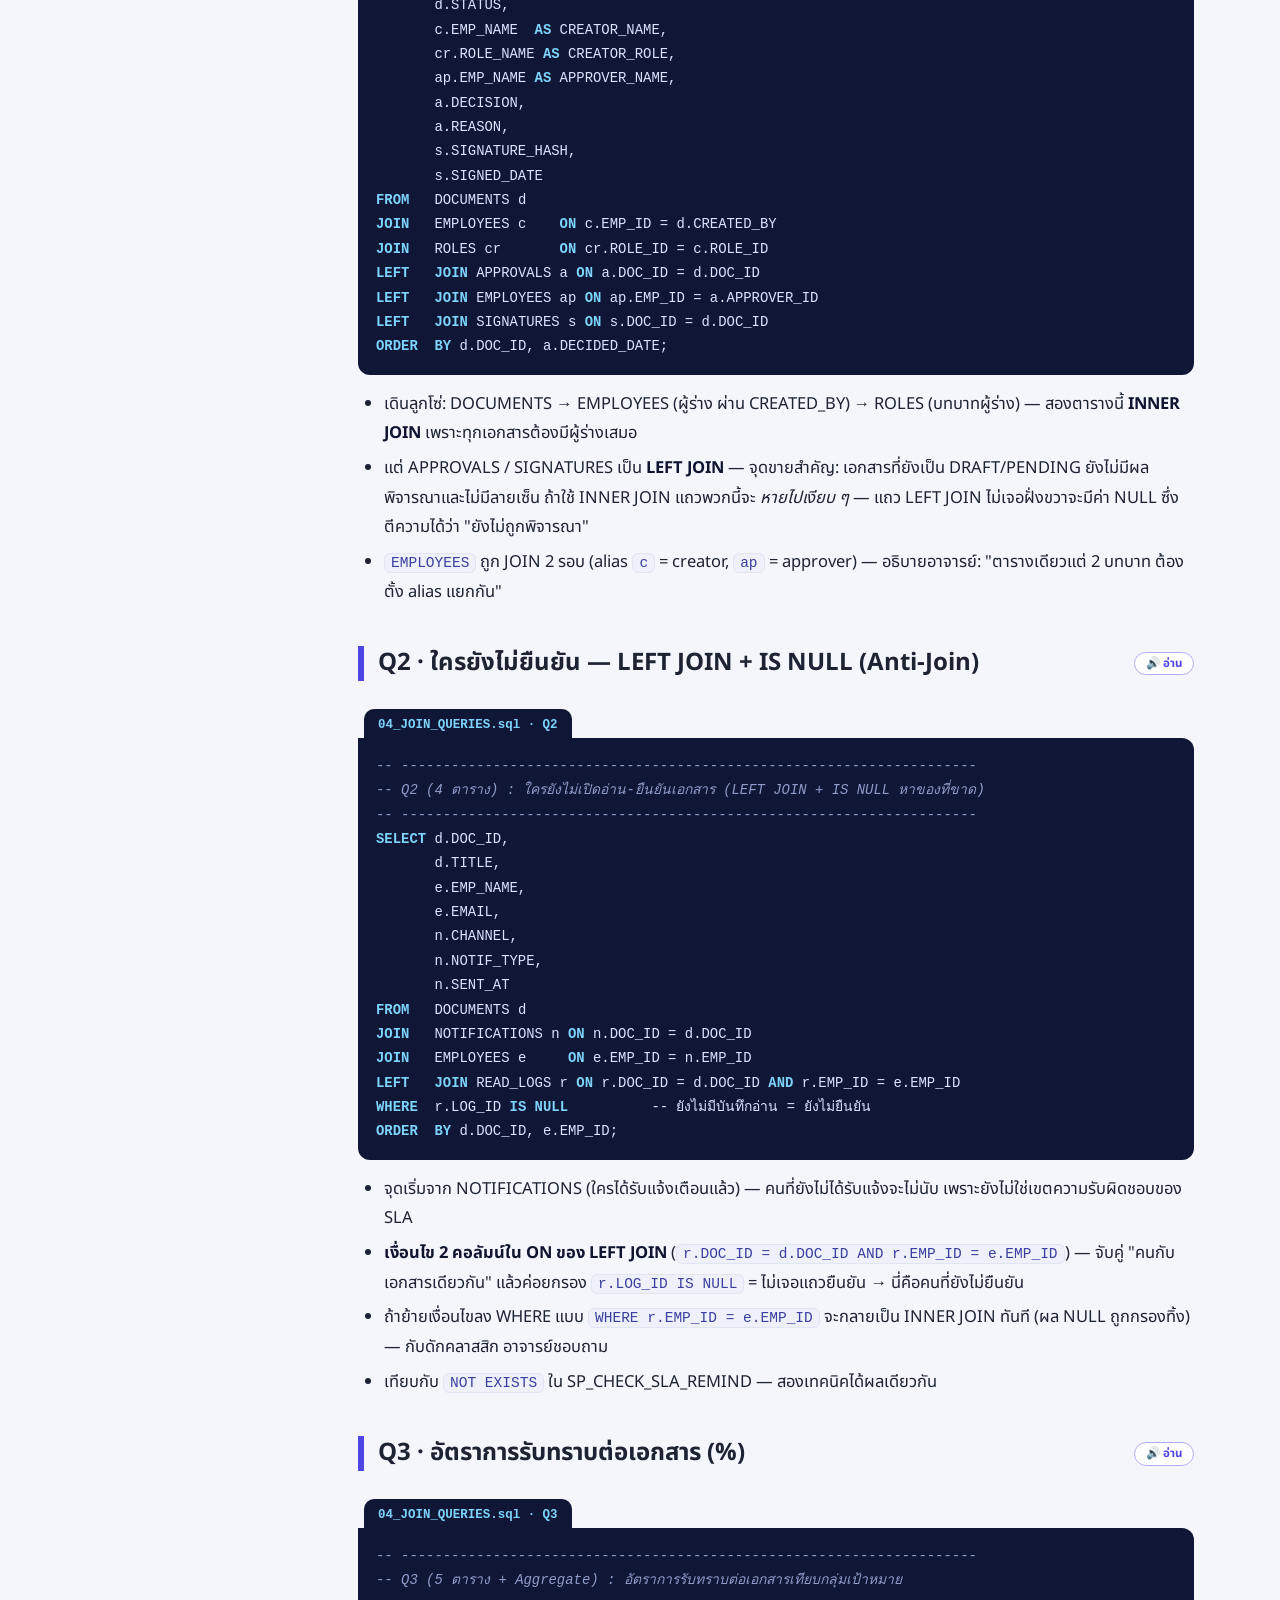
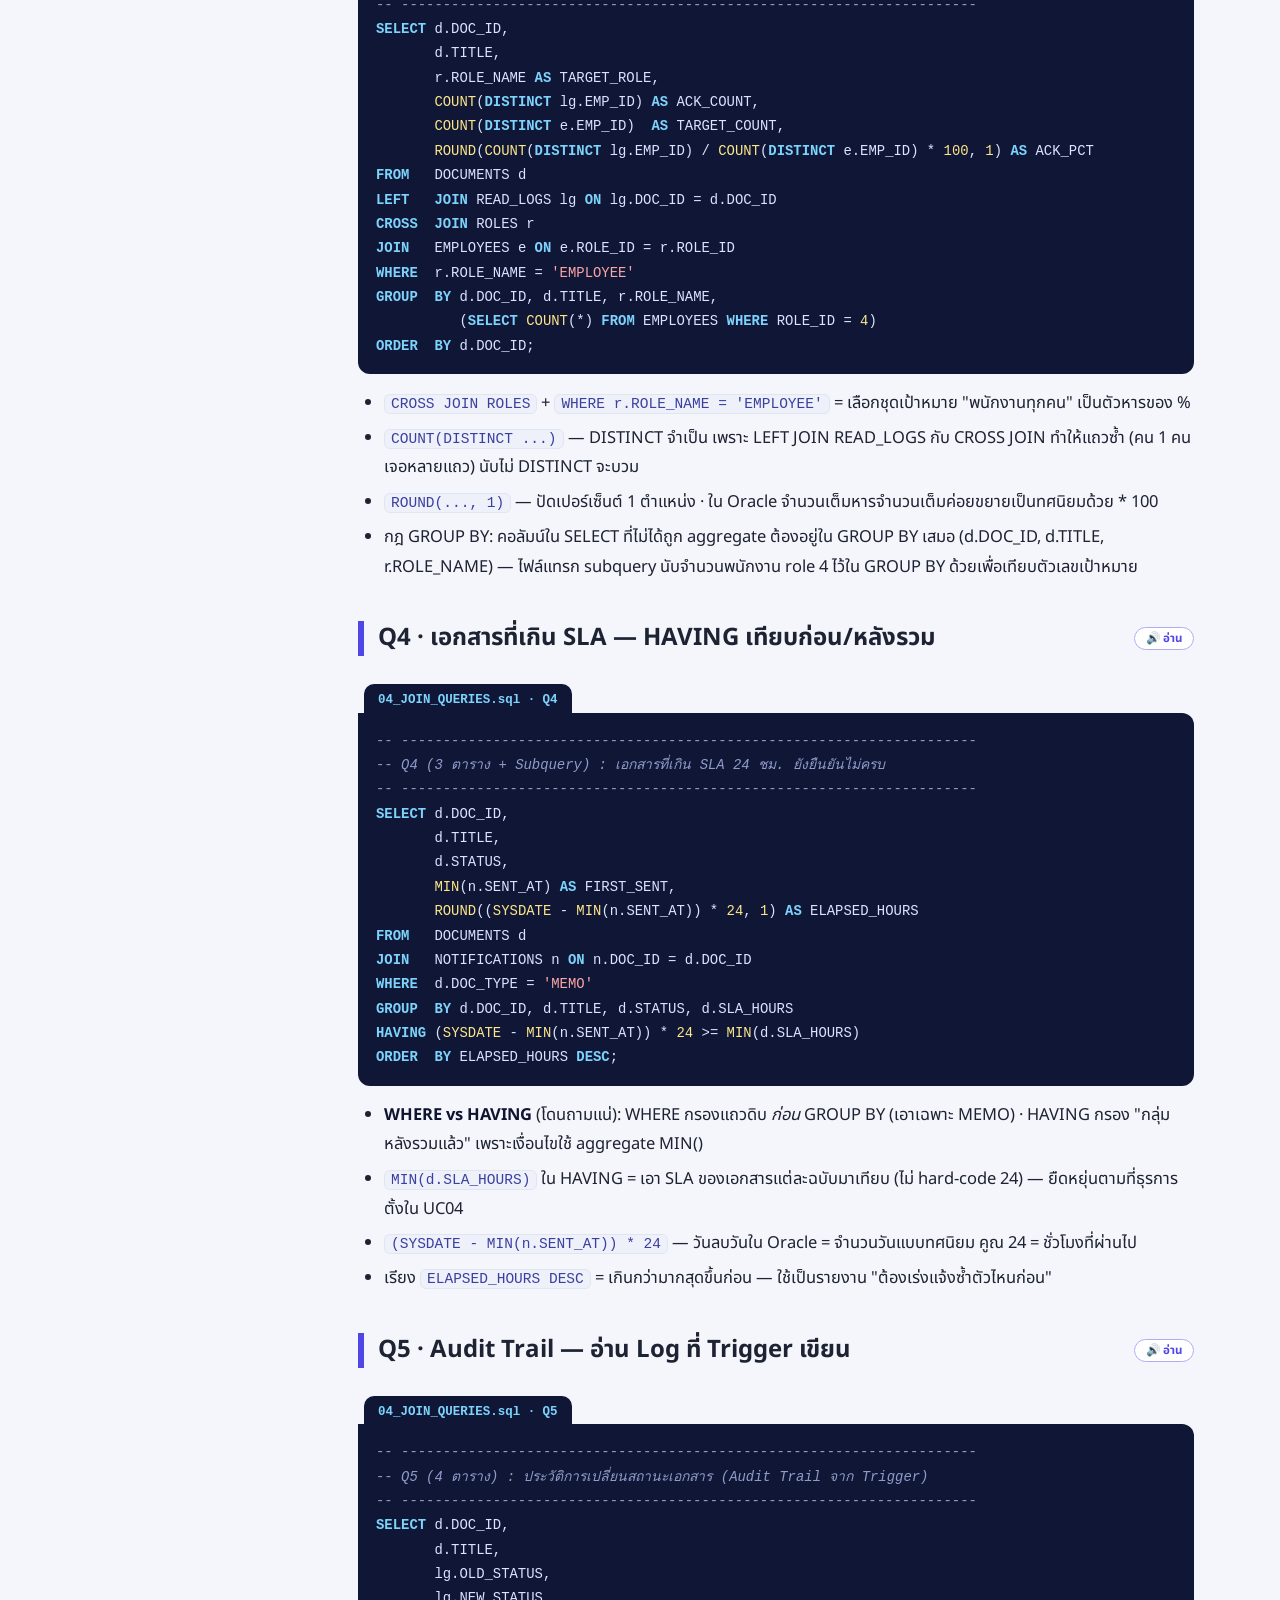
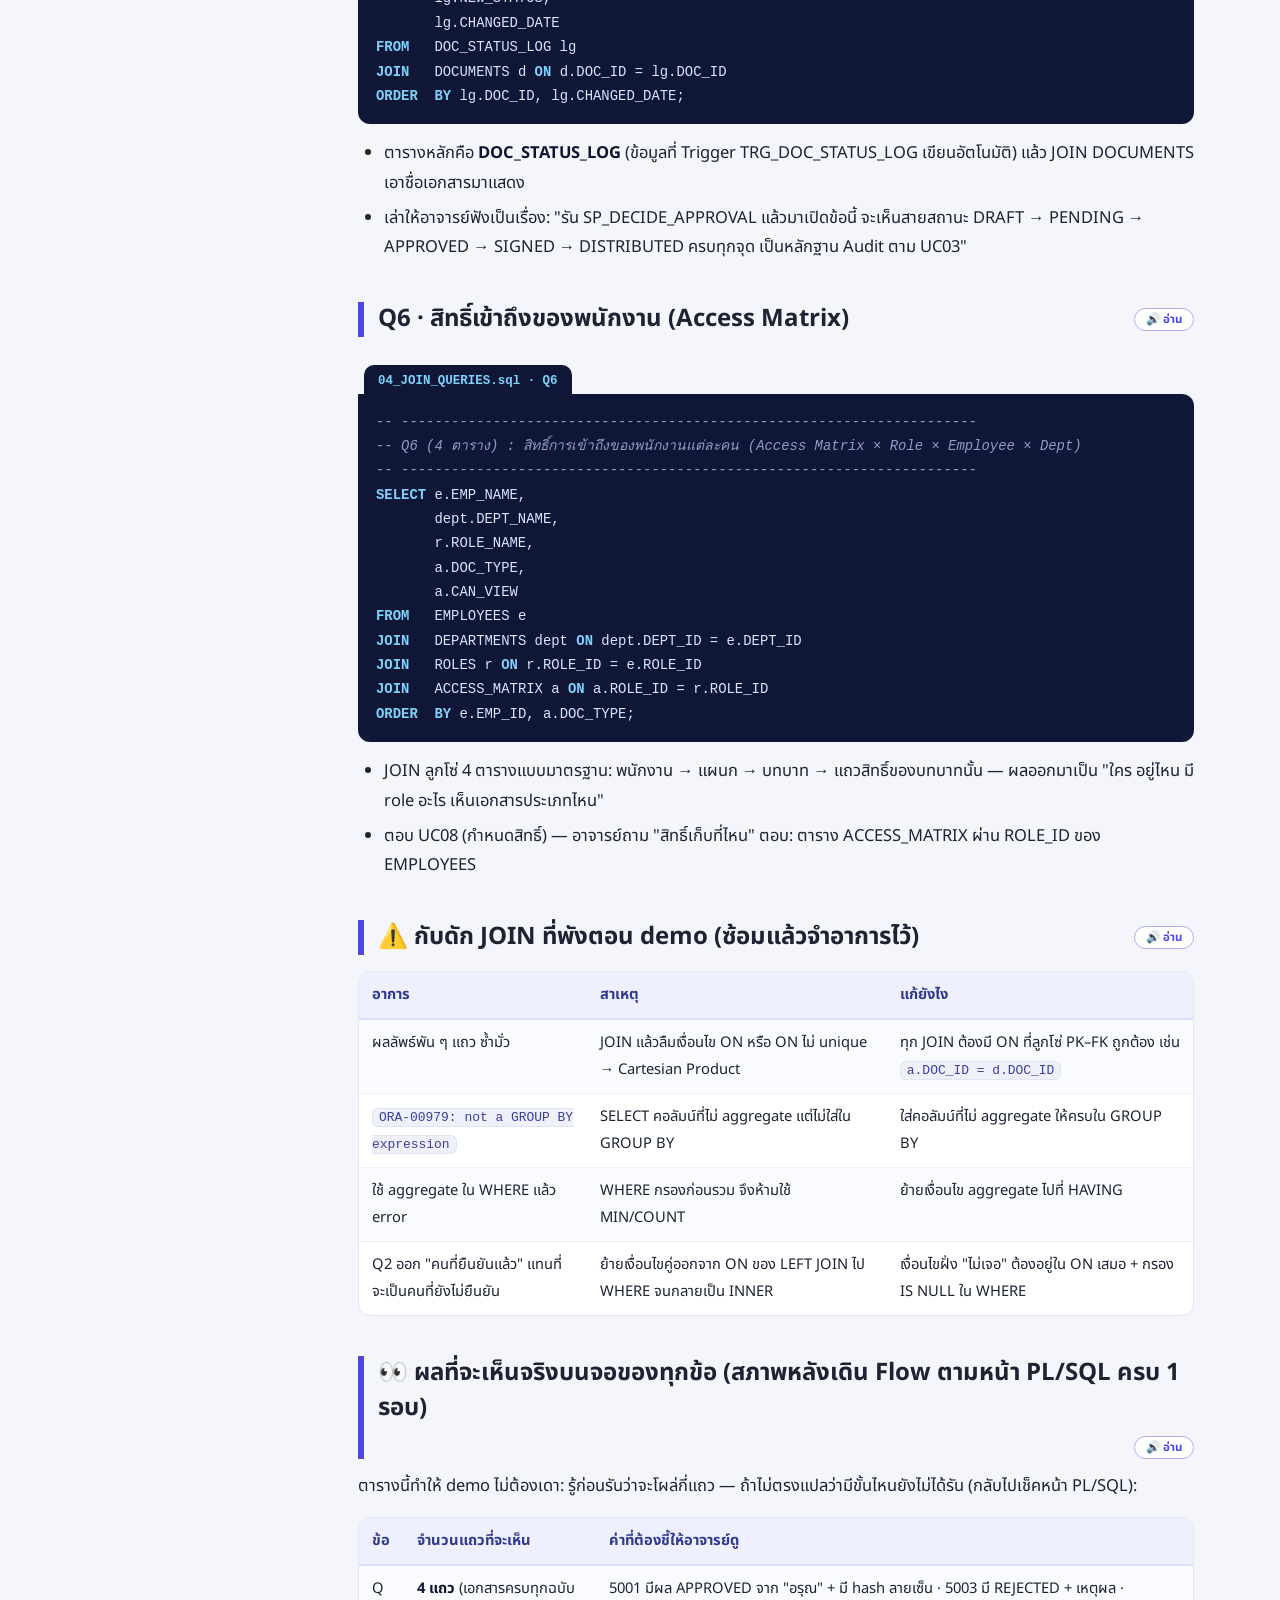
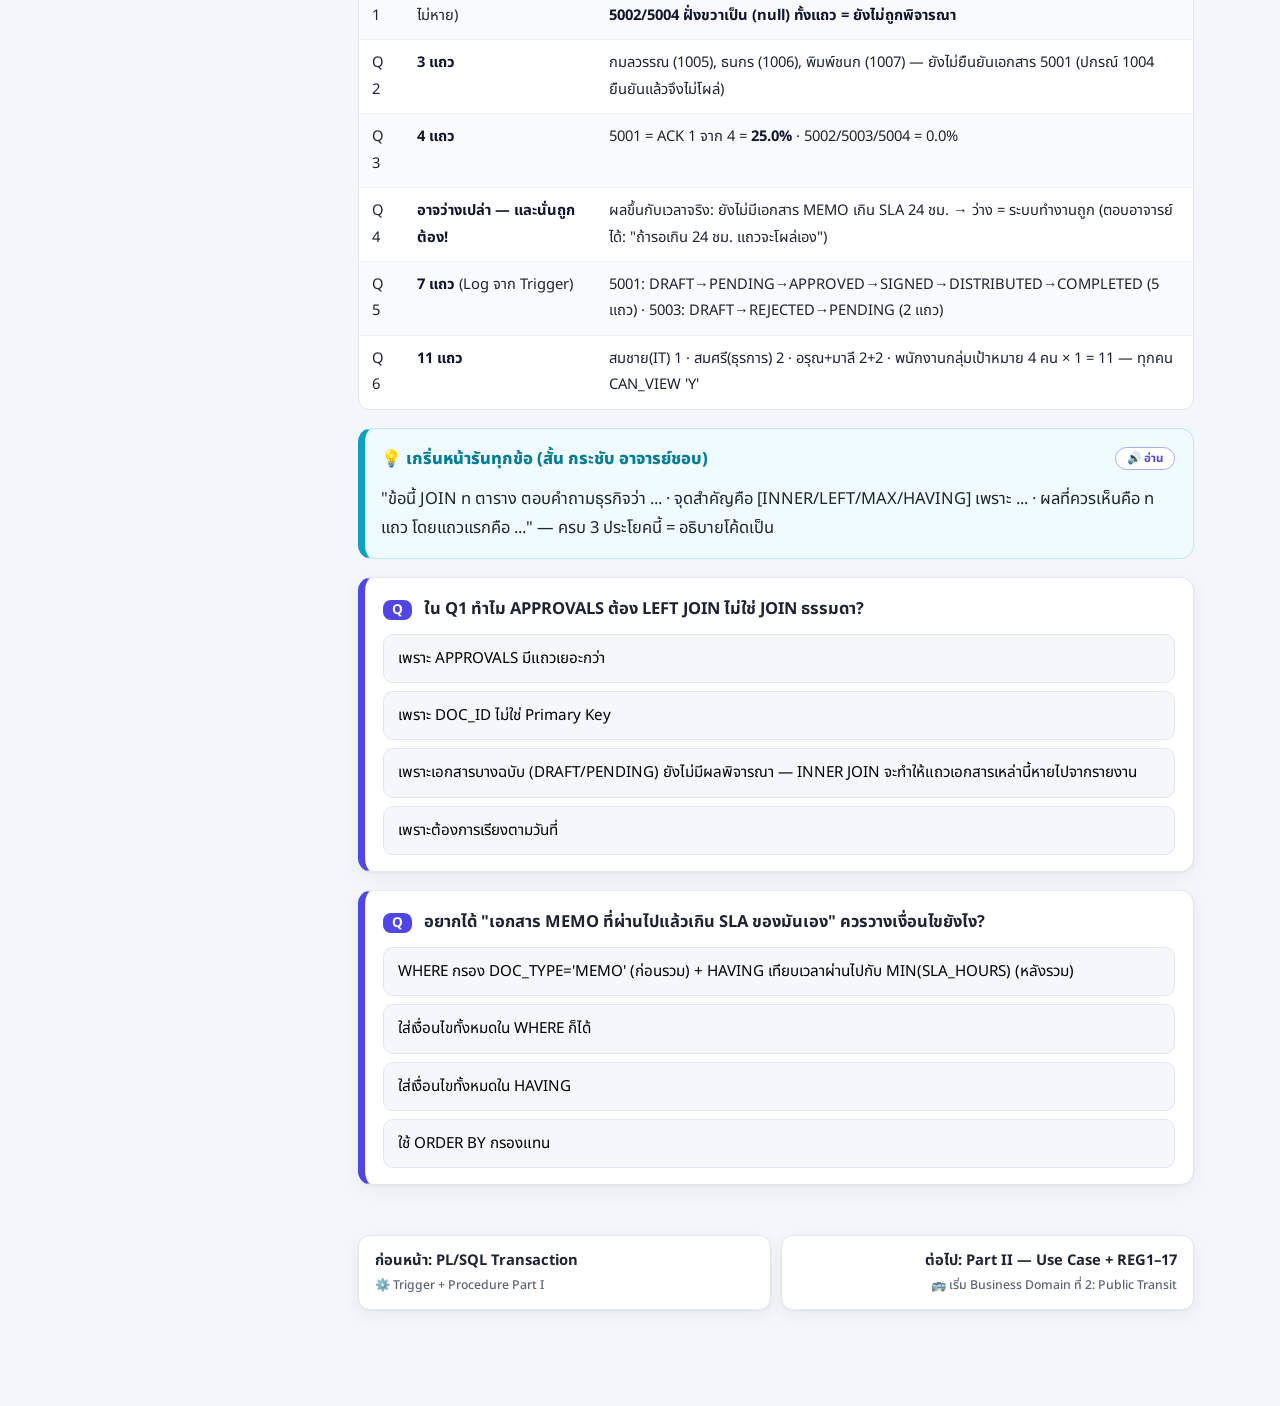
<file: p1-join.html>
<!DOCTYPE html>
<html lang="th">
<head>
<meta charset="UTF-8">
<meta name="viewport" content="width=device-width, initial-scale=1.0">
<title>Part I · SQL JOIN 6 ข้อ — เว็บติวสอบ Project Database</title>
<link rel="icon" href="data:image/svg+xml,<svg xmlns=%22http://www.w3.org/2000/svg%22 viewBox=%220 0 100 100%22><text y=%22.9em%22 font-size=%2290%22>🎓</text></svg>">
<link rel="preconnect" href="https://fonts.googleapis.com">
<link rel="preconnect" href="https://fonts.gstatic.com" crossorigin>
<link href="https://fonts.googleapis.com/css2?family=Noto+Sans+Thai:wght@400;500;600;700;800&display=swap" rel="stylesheet">
<link rel="stylesheet" href="styles.css">
</head>
<body data-tts="1">
<div id="progressBar"></div>
<div class="backdrop"></div>

<header class="topbar">
  <button class="hamburger" aria-label="เปิดเมนู">☰</button>
  <div class="topbar-title">🎓 ติวสอบ Project Database</div>
</header>

<div class="layout">
  <nav class="sidebar" aria-label="เมนูหลัก">
    <div class="side-brand">🎓 Project DB Prep<small>สอบ Project Face-to-face • 2 Business Domain</small></div>
    <div class="side-note">💡 <b>กฎเหล็ก:</b> ลำดับรัน 00→05 • DROP ให้อาจารย์ดู • ทุกคนตอบ "ทำไม" ได้เหมือนกัน</div>
    <a class="nav-link" href="index.html"><span class="nav-emoji">🏠</span> หน้าแรก + โจทย์อาจารย์</a>
    <div class="side-group">PART I — อ.อู๊ด (เวียน + ประกาศ)</div>
    <a class="nav-link" href="p1-usecase.html"><span class="nav-emoji">📋</span> Use Case + Traceability</a>
    <a class="nav-link" href="p1-er-ddl-dml.html"><span class="nav-emoji">🗄️</span> E/R + DDL/DML <span class="nav-pts">11 ตาราง</span></a>
    <a class="nav-link" href="p1-plsql.html"><span class="nav-emoji">⚙️</span> PL/SQL Transaction</a>
    <a class="nav-link" href="p1-join.html"><span class="nav-emoji">🔗</span> SQL JOIN 6 ข้อ</a>
    <div class="side-group">PART II — อ.ผึ้ง (Public Transit)</div>
    <a class="nav-link" href="p2-usecase.html"><span class="nav-emoji">🚌</span> Use Case + REG1–17</a>
    <a class="nav-link" href="p2-er-ddl-dml.html"><span class="nav-emoji">🚏</span> E/R + DDL/DML <span class="nav-pts">10 ตาราง</span></a>
    <a class="nav-link" href="p2-plsql.html"><span class="nav-emoji">🚦</span> PL/SQL Transaction</a>
    <a class="nav-link" href="p2-join.html"><span class="nav-emoji">🧭</span> SQL JOIN 6 ข้อ</a>
    <div class="side-group">สาธิตหน้าห้อง</div>
    <a class="nav-link" href="verify-demo.html"><span class="nav-emoji">🎤</span> ลำดับ demo + Q&A</a>
  </nav>

  <main class="main">
    <div class="content">

      <section class="page-head">
        <p class="crumb"><a href="index.html">หน้าแรก</a> • PART I — ระบบแจ้งข้อความเวียน + ประกาศภายในองค์กร (อ.อู๊ด)</p>
        <h1>🔗 SQL JOIN แสดงการทำงานหลัก — 6 ข้อจากโครงสร้าง 11 ตาราง</h1>
        <div class="head-meta">
          <span class="badge">มากสุด 6 ตาราง</span><span class="badge">LEFT JOIN หาของที่ขาด</span><span class="badge gold">Aggregate + HAVING</span>
        </div>
      </section>

      <div class="box box-exam">
        <p class="box-title">① อาจารย์ต้องการอะไร (โจทย์ข้อนี้)</p>
        <p>"<strong>3- เขียน SQL : JOIN แสดงข้อมูลการทำงานหลัก ( JOIN ตารางมากๆ)</strong>" — โจทย์เน้นคำว่า <em>JOIN ตารางมาก ๆ</em> —
        ทุกข้อต้องตอบคำถามธุรกิจจริงของระบบ (ไม่ใช่ SELECT * จากตารางเดียว) และอาจารย์มักจิ้มถามว่า
        "<strong>JOIN อะไรกับอะไร ทำไมต้อง LEFT JOIN ข้อนี้</strong>" — เตรียมคำตอบทุกข้อตามที่อธิบายด้านล่าง</p>
      </div>

      <div class="term">
        <p><span class="term-word">JOIN (INNER)</span> — ดึงเฉพาะแถวที่ "เจอกันทั้งสองตาราง" — ใช้เมื่อข้อมูลต้องมีคู่เสมอ</p>
        <p><span class="term-word">LEFT JOIN</span> — แถวฝั่งซ้ายอยู่ครบเสมอ ฝั่งขวาไม่เจอจะเติม NULL — ใช้เมื่อ "ไม่มีก็ต้องโผล่" เช่น เอกสารที่ยังไม่ถูกพิจารณา, คนที่ยังไม่ยืนยัน</p>
        <p><span class="term-word">CROSS JOIN</span> — ผลคูณทุกแถว ใช้เมื่อต้องการ "ชุดเป้าหมายอ้างอิง" ทั้งหมดเทียบกับสิ่งที่ทำแล้ว</p>
        <p><span class="term-word">Aggregate + GROUP BY</span> — COUNT/SUM/MIN รวมแถวเป็นตัวเลขต่อกลุ่ม · กรองหลังรวมด้วย <strong>HAVING</strong> (กรองก่อนรวมใช้ WHERE)</p>
      </div>

      <h2 id="join-lab">🌱 ห้องทดลอง JOIN จิ๋ว — เห็นผลก่อนอ่านโค้ดจริง (3 นาที ข้อมูลจริงจากไฟล์ 02)</h2>
      <p>JOIN = "นำ 2 ตารางมาต่อกันด้วยคอลัมน์ที่เป็นคู่กัน" — ด้วยข้อมูลจริงของเรา (หลังเดิน Flow ทดสอบครบ 1 รอบตามหน้า PL/SQL):</p>
      <div class="grid grid-2">
        <div class="tbl-wrap"><table class="tbl compact">
          <tr><th colspan="2">ตาราง DOCUMENTS (ฝั่งซ้าย — เอกสาร 4 ฉบับ)</th></tr>
          <tr><th>DOC_ID</th><th>TITLE</th></tr>
          <tr><td>5001</td><td>ประกาศวันหยุดสงกรานต์</td></tr>
          <tr><td>5002</td><td>ข้อความเวียน: ปิดประตู</td></tr>
          <tr><td>5003</td><td>ประกาศนโยบาย WFH</td></tr>
          <tr><td>5004</td><td>เรียนเชิญประชุมไตรมาส</td></tr>
        </table></div>
        <div class="tbl-wrap"><table class="tbl compact">
          <tr><th colspan="3">ตาราง APPROVALS (ฝั่งขวา — ผลพิจารณามีแค่ 2 แถว)</th></tr>
          <tr><th>DOC_ID</th><th>DECISION</th><th>APPROVER</th></tr>
          <tr><td>5001</td><td>APPROVED</td><td>อรุณ (CEO)</td></tr>
          <tr><td>5003</td><td>REJECTED</td><td>มาลี (Manager)</td></tr>
        </table></div>
      </div>
      <p>ต่อสองตารางด้วยคอลัมน์คู่ <code>DOC_ID</code> — สังเกตว่า <strong>เอกสาร 5002 กับ 5004 ไม่มีผลพิจารณาเลย</strong> (ยัง DRAFT/PENDING) — ทางเลือกการต่อมี 2 แบบ:</p>
      <div class="tbl-wrap">
        <table class="tbl compact">
          <tr><th style="width:45%;">คำสั่ง</th><th>ผลลัพธ์บนจอ (นับแถวให้ดูเลย)</th></tr>
          <tr><td><code>FROM DOCUMENTS d JOIN APPROVALS a ON a.DOC_ID = d.DOC_ID</code><br>(INNER JOIN)</td><td><strong>ได้ 2 แถว</strong> — 5001 กับ 5003 เท่านั้น · 5002/5004 <em>หายไปเงียบ ๆ</em> เพราะไม่มีคู่</td></tr>
          <tr><td><code>FROM DOCUMENTS d LEFT JOIN APPROVALS a ON a.DOC_ID = d.DOC_ID</code><br>(LEFT JOIN)</td><td><strong>ได้ครบ 4 แถว</strong> — 5002/5004 ยังอยู่ แต่ฝั่งขวาเติม <strong>NULL</strong> (ตีความ: "ยังไม่ถูกพิจารณา")</td></tr>
        </table>
      </div>
      <div class="box box-mem">
        <p class="box-title">🧠 จำแบบเด็ก ๆ: JOIN = จับคู่ · INNER = จับคู่ได้ค่อยอยู่ (ไม่มีคู่ทิ้ง) · LEFT = ฝั่งซ้ายอยู่ครบเสมอ ไม่มีคู่ก็ใส่ว่าง</p>
        <p><strong>NULL</strong> อ่านว่า "ว่าง/ไม่มีข้อมูล" — ไม่ใช่ 0 ไม่ใช่ช่องว่าง — เช็คด้วย <code>IS NULL</code> เท่านั้น ห้ามใช้ = NULL (โจทย์ Q2 ใช้เทคนิคนี้พอดี)</p>
      </div>

      <h2 id="select-order">🌱 อ่านคำสั่ง SELECT ยาว ๆ เป็น 7 ขั้น (อ่านผิดลำดับ = งงเปล่า ๆ)</h2>
      <p>อย่าอ่านโค้ด SELECT จากซ้ายไปขวา! อ่านตามลำดับที่ฐานข้อมูลทำงานจริง — ใช้โค้ด Q3 ของเราเดินทีละขั้นให้เห็นจำนวนแถวจริง:</p>
      <div class="tbl-wrap">
        <table class="tbl nowrap">
          <tr><th>ขั้น</th><th>คำสั่งในโค้ด</th><th>ทำอะไร</th><th>ข้อมูลของเรากลายเป็น</th></tr>
          <tr><td>1</td><td><code>FROM DOCUMENTS d</code></td><td>ตั้งต้นจากตารางเอกสาร</td><td>4 แถว (5001–5004)</td></tr>
          <tr><td>2</td><td><code>LEFT JOIN READ_LOGS lg</code></td><td>ต่อบันทึกการอ่าน (ไม่มีคู่ก็คงอยู่เป็น NULL)</td><td>ยัง 4 แถว (5001 มีข้อมูลอ่าน, ที่เหลือ NULL)</td></tr>
          <tr><td>3</td><td><code>CROSS JOIN ROLES r</code></td><td>ผสมทุกแถวกับตารางบทบาท (4 บทบาท)</td><td>4 × 4 = 16 แถว</td></tr>
          <tr><td>4</td><td><code>JOIN EMPLOYEES e ... WHERE r.ROLE_NAME='EMPLOYEE'</code></td><td>ต่อคนของแต่ละบทบาท + คัดเอาเฉพาะบทบาทพนักงาน</td><td>16 แถว = เอกสาร 4 ฉบับ × พนักงานกลุ่มเป้าหมาย 4 คน</td></tr>
          <tr><td>5</td><td><code>GROUP BY d.DOC_ID, ...</code></td><td>จับกลุ่ม "ต่อ 1 เอกสาร" แล้วนับรวม (COUNT)</td><td>เหลือ 4 กลุ่ม (กลุ่มละเอกสาร)</td></tr>
          <tr><td>6</td><td><code>SELECT ... ROUND(...) AS ACK_PCT</code></td><td>คำนวณ % แล้วตั้งชื่อคอลัมน์ผลว่า ACK_PCT</td><td>5001 = 1/4 = 25.0 · ที่เหลือ = 0.0</td></tr>
          <tr><td>7</td><td><code>ORDER BY d.DOC_ID</code></td><td>เรียงผลตามรหัสเอกสาร</td><td>แสดง 5001 → 5004 บนจอ</td></tr>
        </table>
      </div>
      <p class="mermaid-caption" style="text-align:left;">💡 WHERE/JOIN ทำงาน "ก่อน" รวมคะแนน (GROUP BY) — HAVING ทำงาน "หลัง" — นี่คือเหตุผลที่กรองชนิดเอกสารใช้ WHERE แต่กรอง "เกิน SLA" (ต้องนับเวลาก่อน) ใช้ HAVING</p>

      <h3>สรุป 6 ข้อ — ข้อไหนตอบคำถามอะไร</h3>
      <div class="tbl-wrap">
        <table class="tbl compact">
          <tr><th>ข้อ</th><th>คำถามธุรกิจ</th><th>ตารางที่ JOIN</th><th>เทคนิคเด่น</th></tr>
          <tr><td>Q1</td><td>ติดตามผลการพิจารณาอนุมัติของเอกสารทุกฉบับ</td><td>6 ตาราง: DOCUMENTS+EMPLOYEES+ROLES+APPROVALS+EMPLOYEES(อีกรอบ)+SIGNATURES</td><td>LEFT JOIN ×3 — เอกสารยังไม่ถูกพิจารณาก็ต้องโผล่</td></tr>
          <tr><td>Q2</td><td>ใครยังไม่เปิดอ่าน-ยืนยันเอกสาร</td><td>4 ตาราง: DOCUMENTS+NOTIFICATIONS+EMPLOYEES+READ_LOGS</td><td>LEFT JOIN + IS NULL (Anti-Join)</td></tr>
          <tr><td>Q3</td><td>อัตราการรับทราบต่อเอกสาร (%)</td><td>5 ตาราง + ROLES</td><td>CROSS JOIN + COUNT(DISTINCT) + ROUND</td></tr>
          <tr><td>Q4</td><td>เอกสารที่เกิน SLA ของตัวเอง</td><td>3 ตาราง</td><td>GROUP BY + HAVING เทียบ MIN สองค่า</td></tr>
          <tr><td>Q5</td><td>ประวัติเปลี่ยนสถานะ (Audit Trail)</td><td>4 ตาราง</td><td>อ่านตาราง Log ที่ Trigger เขียน</td></tr>
          <tr><td>Q6</td><td>สิทธิ์เข้าถึงของพนักงานแต่ละคน</td><td>4 ตาราง</td><td>JOIN ลูกโซ่ EMPLOYEES→DEPARTMENTS→ROLES→ACCESS_MATRIX</td></tr>
        </table>
      </div>

      <h2>Q1 · ติดตามผลการพิจารณาอนุมัติ (6 ตาราง) ⭐ ตัวเด่นสุดของโจทย์</h2>
      <span class="file-tag">04_JOIN_QUERIES.sql · Q1</span>
      <pre class="code sql"><span class="cm">-- ---------------------------------------------------------------------</span></span></span></span></span></span>
<span class="cm">-- Q1 (6 ตาราง) : ติดตามผลการพิจารณาอนุมัติ — เอกสาร × ผู้ร่าง × ผู้อนุมัติ × ผล × ลายเซ็น</span></span></span></span></span></span>
<span class="cm">-- ---------------------------------------------------------------------</span></span></span></span></span></span>
<span class="kw">SELECT</span></span></span></span></span></span> d.DOC_ID,
       d.TITLE,
       d.DOC_TYPE,
       d.STATUS,
       c.EMP_NAME  <span class="kw">AS</span></span></span></span></span></span> CREATOR_NAME,
       cr.ROLE_NAME <span class="kw">AS</span></span></span></span></span></span> CREATOR_ROLE,
       ap.EMP_NAME <span class="kw">AS</span></span></span></span></span></span> APPROVER_NAME,
       a.DECISION,
       a.REASON,
       s.SIGNATURE_HASH,
       s.SIGNED_DATE
<span class="kw">FROM</span></span></span></span></span></span>   DOCUMENTS d
<span class="kw">JOIN</span></span></span></span></span></span>   EMPLOYEES c    <span class="kw">ON</span></span></span></span></span></span> c.EMP_ID = d.CREATED_BY
<span class="kw">JOIN</span></span></span></span></span></span>   ROLES cr       <span class="kw">ON</span></span></span></span></span></span> cr.ROLE_ID = c.ROLE_ID
<span class="kw">LEFT</span></span></span></span></span></span>   <span class="kw">JOIN</span></span></span></span></span></span> APPROVALS a <span class="kw">ON</span></span></span></span></span></span> a.DOC_ID = d.DOC_ID
<span class="kw">LEFT</span></span></span></span></span></span>   <span class="kw">JOIN</span></span></span></span></span></span> EMPLOYEES ap <span class="kw">ON</span></span></span></span></span></span> ap.EMP_ID = a.APPROVER_ID
<span class="kw">LEFT</span></span></span></span></span></span>   <span class="kw">JOIN</span></span></span></span></span></span> SIGNATURES s <span class="kw">ON</span></span></span></span></span></span> s.DOC_ID = d.DOC_ID
<span class="kw">ORDER</span></span></span></span></span></span>  <span class="kw">BY</span></span></span></span></span></span> d.DOC_ID, a.DECIDED_DATE;</pre>
      <ul>
        <li>เดินลูกโซ่: DOCUMENTS → EMPLOYEES (ผู้ร่าง ผ่าน CREATED_BY) → ROLES (บทบาทผู้ร่าง) — สองตารางนี้ <strong>INNER JOIN</strong> เพราะทุกเอกสารต้องมีผู้ร่างเสมอ</li>
        <li>แต่ APPROVALS / SIGNATURES เป็น <strong>LEFT JOIN</strong> — จุดขายสำคัญ: เอกสารที่ยังเป็น DRAFT/PENDING ยังไม่มีผลพิจารณาและไม่มีลายเซ็น ถ้าใช้ INNER JOIN แถวพวกนี้จะ <em>หายไปเงียบ ๆ</em> — แถว LEFT JOIN ไม่เจอฝั่งขวาจะมีค่า NULL ซึ่งตีความได้ว่า "ยังไม่ถูกพิจารณา"</li>
        <li><code>EMPLOYEES</code> ถูก JOIN 2 รอบ (alias <code>c</code> = creator, <code>ap</code> = approver) — อธิบายอาจารย์: "ตารางเดียวแต่ 2 บทบาท ต้องตั้ง alias แยกกัน"</li>
      </ul>

      <h2>Q2 · ใครยังไม่ยืนยัน — LEFT JOIN + IS NULL (Anti-Join)</h2>
      <span class="file-tag">04_JOIN_QUERIES.sql · Q2</span>
      <pre class="code sql"><span class="cm">-- ---------------------------------------------------------------------</span></span></span></span></span></span>
<span class="cm">-- Q2 (4 ตาราง) : ใครยังไม่เปิดอ่าน-ยืนยันเอกสาร (LEFT JOIN + IS NULL หาของที่ขาด)</span></span></span></span></span></span>
<span class="cm">-- ---------------------------------------------------------------------</span></span></span></span></span></span>
<span class="kw">SELECT</span></span></span></span></span></span> d.DOC_ID,
       d.TITLE,
       e.EMP_NAME,
       e.EMAIL,
       n.CHANNEL,
       n.NOTIF_TYPE,
       n.SENT_AT
<span class="kw">FROM</span></span></span></span></span></span>   DOCUMENTS d
<span class="kw">JOIN</span></span></span></span></span></span>   NOTIFICATIONS n <span class="kw">ON</span></span></span></span></span></span> n.DOC_ID = d.DOC_ID
<span class="kw">JOIN</span></span></span></span></span></span>   EMPLOYEES e     <span class="kw">ON</span></span></span></span></span></span> e.EMP_ID = n.EMP_ID
<span class="kw">LEFT</span></span></span></span></span></span>   <span class="kw">JOIN</span></span></span></span></span></span> READ_LOGS r <span class="kw">ON</span></span></span></span></span></span> r.DOC_ID = d.DOC_ID <span class="kw">AND</span></span></span></span></span></span> r.EMP_ID = e.EMP_ID
<span class="kw">WHERE</span></span></span></span></span></span>  r.LOG_ID <span class="kw">IS</span></span></span></span></span></span> <span class="kw">NULL</span></span></span></span></span></span>          -- ยังไม่มีบันทึกอ่าน = ยังไม่ยืนยัน
<span class="kw">ORDER</span></span></span></span></span></span>  <span class="kw">BY</span></span></span></span></span></span> d.DOC_ID, e.EMP_ID;</pre>
      <ul>
        <li>จุดเริ่มจาก NOTIFICATIONS (ใครได้รับแจ้งเตือนแล้ว) — คนที่ยังไม่ได้รับแจ้งจะไม่นับ เพราะยังไม่ใช่เขตความรับผิดชอบของ SLA</li>
        <li><strong>เงื่อนไข 2 คอลัมน์ใน ON ของ LEFT JOIN</strong> (<code>r.DOC_ID = d.DOC_ID AND r.EMP_ID = e.EMP_ID</code>) — จับคู่ "คนกับเอกสารเดียวกัน" แล้วค่อยกรอง <code>r.LOG_ID IS NULL</code> = ไม่เจอแถวยืนยัน → นี่คือคนที่ยังไม่ยืนยัน</li>
        <li>ถ้าย้ายเงื่อนไขลง WHERE แบบ <code>WHERE r.EMP_ID = e.EMP_ID</code> จะกลายเป็น INNER JOIN ทันที (ผล NULL ถูกกรองทิ้ง) — กับดักคลาสสิก อาจารย์ชอบถาม</li>
        <li>เทียบกับ <code>NOT EXISTS</code> ใน SP_CHECK_SLA_REMIND — สองเทคนิคได้ผลเดียวกัน</li>
      </ul>

      <h2>Q3 · อัตราการรับทราบต่อเอกสาร (%)</h2>
      <span class="file-tag">04_JOIN_QUERIES.sql · Q3</span>
      <pre class="code sql"><span class="cm">-- ---------------------------------------------------------------------</span></span></span></span></span></span>
<span class="cm">-- Q3 (5 ตาราง + Aggregate) : อัตราการรับทราบต่อเอกสารเทียบกลุ่มเป้าหมาย</span></span></span></span></span></span>
<span class="cm">-- ---------------------------------------------------------------------</span></span></span></span></span></span>
<span class="kw">SELECT</span></span></span></span></span></span> d.DOC_ID,
       d.TITLE,
       r.ROLE_NAME <span class="kw">AS</span></span></span></span></span></span> TARGET_ROLE,
       <span class="fn">COUNT</span></span></span></span></span></span>(<span class="kw">DISTINCT</span></span></span></span></span></span> lg.EMP_ID) <span class="kw">AS</span></span></span></span></span></span> ACK_COUNT,
       <span class="fn">COUNT</span></span></span></span></span></span>(<span class="kw">DISTINCT</span></span></span></span></span></span> e.EMP_ID)  <span class="kw">AS</span></span></span></span></span></span> TARGET_COUNT,
       <span class="fn">ROUND</span></span></span></span></span></span>(<span class="fn">COUNT</span></span></span></span></span></span>(<span class="kw">DISTINCT</span></span></span></span></span></span> lg.EMP_ID) / <span class="fn">COUNT</span></span></span></span></span></span>(<span class="kw">DISTINCT</span></span></span></span></span></span> e.EMP_ID) * <span class="fn">100</span></span></span></span></span></span>, <span class="fn">1</span></span></span></span></span></span>) <span class="kw">AS</span></span></span></span></span></span> ACK_PCT
<span class="kw">FROM</span></span></span></span></span></span>   DOCUMENTS d
<span class="kw">LEFT</span></span></span></span></span></span>   <span class="kw">JOIN</span></span></span></span></span></span> READ_LOGS lg <span class="kw">ON</span></span></span></span></span></span> lg.DOC_ID = d.DOC_ID
<span class="kw">CROSS</span></span></span></span></span></span>  <span class="kw">JOIN</span></span></span></span></span></span> ROLES r
<span class="kw">JOIN</span></span></span></span></span></span>   EMPLOYEES e <span class="kw">ON</span></span></span></span></span></span> e.ROLE_ID = r.ROLE_ID
<span class="kw">WHERE</span></span></span></span></span></span>  r.ROLE_NAME = <span class="st">'EMPLOYEE'</span></span></span></span></span></span>
<span class="kw">GROUP</span></span></span></span></span></span>  <span class="kw">BY</span></span></span></span></span></span> d.DOC_ID, d.TITLE, r.ROLE_NAME,
          (<span class="kw">SELECT</span></span></span></span></span></span> <span class="fn">COUNT</span></span></span></span></span></span>(*) <span class="kw">FROM</span></span></span></span></span></span> EMPLOYEES <span class="kw">WHERE</span></span></span></span></span></span> ROLE_ID = <span class="fn">4</span></span></span></span></span></span>)
<span class="kw">ORDER</span></span></span></span></span></span>  <span class="kw">BY</span></span></span></span></span></span> d.DOC_ID;</pre>
      <ul>
        <li><code>CROSS JOIN ROLES</code> + <code>WHERE r.ROLE_NAME = 'EMPLOYEE'</code> = เลือกชุดเป้าหมาย "พนักงานทุกคน" เป็นตัวหารของ %</li>
        <li><code>COUNT(DISTINCT ...)</code> — DISTINCT จำเป็น เพราะ LEFT JOIN READ_LOGS กับ CROSS JOIN ทำให้แถวซ้ำ (คน 1 คนเจอหลายแถว) นับไม่ DISTINCT จะบวม</li>
        <li><code>ROUND(..., 1)</code> — ปัดเปอร์เซ็นต์ 1 ตำแหน่ง · ใน Oracle จำนวนเต็มหารจำนวนเต็มค่อยขยายเป็นทศนิยมด้วย * 100</li>
        <li>กฎ GROUP BY: คอลัมน์ใน SELECT ที่ไม่ได้ถูก aggregate ต้องอยู่ใน GROUP BY เสมอ (d.DOC_ID, d.TITLE, r.ROLE_NAME) — ไฟล์แทรก subquery นับจำนวนพนักงาน role 4 ไว้ใน GROUP BY ด้วยเพื่อเทียบตัวเลขเป้าหมาย</li>
      </ul>

      <h2>Q4 · เอกสารที่เกิน SLA — HAVING เทียบก่อน/หลังรวม</h2>
      <span class="file-tag">04_JOIN_QUERIES.sql · Q4</span>
      <pre class="code sql"><span class="cm">-- ---------------------------------------------------------------------</span></span></span></span></span></span>
<span class="cm">-- Q4 (3 ตาราง + Subquery) : เอกสารที่เกิน SLA 24 ชม. ยังยืนยันไม่ครบ</span></span></span></span></span></span>
<span class="cm">-- ---------------------------------------------------------------------</span></span></span></span></span></span>
<span class="kw">SELECT</span></span></span></span></span></span> d.DOC_ID,
       d.TITLE,
       d.STATUS,
       <span class="fn">MIN</span></span></span></span></span></span>(n.SENT_AT) <span class="kw">AS</span></span></span></span></span></span> FIRST_SENT,
       <span class="fn">ROUND</span></span></span></span></span></span>((<span class="fn">SYSDATE</span></span></span></span></span></span> - <span class="fn">MIN</span></span></span></span></span></span>(n.SENT_AT)) * <span class="fn">24</span></span></span></span></span></span>, <span class="fn">1</span></span></span></span></span></span>) <span class="kw">AS</span></span></span></span></span></span> ELAPSED_HOURS
<span class="kw">FROM</span></span></span></span></span></span>   DOCUMENTS d
<span class="kw">JOIN</span></span></span></span></span></span>   NOTIFICATIONS n <span class="kw">ON</span></span></span></span></span></span> n.DOC_ID = d.DOC_ID
<span class="kw">WHERE</span></span></span></span></span></span>  d.DOC_TYPE = <span class="st">'MEMO'</span></span></span></span></span></span>
<span class="kw">GROUP</span></span></span></span></span></span>  <span class="kw">BY</span></span></span></span></span></span> d.DOC_ID, d.TITLE, d.STATUS, d.SLA_HOURS
<span class="kw">HAVING</span></span></span></span></span></span> (<span class="fn">SYSDATE</span></span></span></span></span></span> - <span class="fn">MIN</span></span></span></span></span></span>(n.SENT_AT)) * <span class="fn">24</span></span></span></span></span></span> &gt;= <span class="fn">MIN</span></span></span></span></span></span>(d.SLA_HOURS)
<span class="kw">ORDER</span></span></span></span></span></span>  <span class="kw">BY</span></span></span></span></span></span> ELAPSED_HOURS <span class="kw">DESC</span></span></span></span></span></span>;</pre>
      <ul>
        <li><strong>WHERE vs HAVING</strong> (โดนถามแน่): WHERE กรองแถวดิบ <em>ก่อน</em> GROUP BY (เอาเฉพาะ MEMO) · HAVING กรอง "กลุ่มหลังรวมแล้ว" เพราะเงื่อนไขใช้ aggregate MIN()</li>
        <li><code>MIN(d.SLA_HOURS)</code> ใน HAVING = เอา SLA ของเอกสารแต่ละฉบับมาเทียบ (ไม่ hard-code 24) — ยืดหยุ่นตามที่ธุรการตั้งใน UC04</li>
        <li><code>(SYSDATE - MIN(n.SENT_AT)) * 24</code> — วันลบวันใน Oracle = จำนวนวันแบบทศนิยม คูณ 24 = ชั่วโมงที่ผ่านไป</li>
        <li>เรียง <code>ELAPSED_HOURS DESC</code> = เกินกว่ามากสุดขึ้นก่อน — ใช้เป็นรายงาน "ต้องเร่งแจ้งซ้ำตัวไหนก่อน"</li>
      </ul>

      <h2>Q5 · Audit Trail — อ่าน Log ที่ Trigger เขียน</h2>
      <span class="file-tag">04_JOIN_QUERIES.sql · Q5</span>
      <pre class="code sql"><span class="cm">-- ---------------------------------------------------------------------</span></span></span></span></span></span>
<span class="cm">-- Q5 (4 ตาราง) : ประวัติการเปลี่ยนสถานะเอกสาร (Audit Trail จาก Trigger)</span></span></span></span></span></span>
<span class="cm">-- ---------------------------------------------------------------------</span></span></span></span></span></span>
<span class="kw">SELECT</span></span></span></span></span></span> d.DOC_ID,
       d.TITLE,
       lg.OLD_STATUS,
       lg.NEW_STATUS,
       lg.CHANGED_DATE
<span class="kw">FROM</span></span></span></span></span></span>   DOC_STATUS_LOG lg
<span class="kw">JOIN</span></span></span></span></span></span>   DOCUMENTS d <span class="kw">ON</span></span></span></span></span></span> d.DOC_ID = lg.DOC_ID
<span class="kw">ORDER</span></span></span></span></span></span>  <span class="kw">BY</span></span></span></span></span></span> lg.DOC_ID, lg.CHANGED_DATE;</pre>
      <ul>
        <li>ตารางหลักคือ <strong>DOC_STATUS_LOG</strong> (ข้อมูลที่ Trigger TRG_DOC_STATUS_LOG เขียนอัตโนมัติ) แล้ว JOIN DOCUMENTS เอาชื่อเอกสารมาแสดง</li>
        <li>เล่าให้อาจารย์ฟังเป็นเรื่อง: "รัน SP_DECIDE_APPROVAL แล้วมาเปิดข้อนี้ จะเห็นสายสถานะ DRAFT → PENDING → APPROVED → SIGNED → DISTRIBUTED ครบทุกจุด เป็นหลักฐาน Audit ตาม UC03"</li>
      </ul>

      <h2>Q6 · สิทธิ์เข้าถึงของพนักงาน (Access Matrix)</h2>
      <span class="file-tag">04_JOIN_QUERIES.sql · Q6</span>
      <pre class="code sql"><span class="cm">-- ---------------------------------------------------------------------</span></span></span></span></span></span>
<span class="cm">-- Q6 (4 ตาราง) : สิทธิ์การเข้าถึงของพนักงานแต่ละคน (Access Matrix × Role × Employee × Dept)</span></span></span></span></span></span>
<span class="cm">-- ---------------------------------------------------------------------</span></span></span></span></span></span>
<span class="kw">SELECT</span></span></span></span></span></span> e.EMP_NAME,
       dept.DEPT_NAME,
       r.ROLE_NAME,
       a.DOC_TYPE,
       a.CAN_VIEW
<span class="kw">FROM</span></span></span></span></span></span>   EMPLOYEES e
<span class="kw">JOIN</span></span></span></span></span></span>   DEPARTMENTS dept <span class="kw">ON</span></span></span></span></span></span> dept.DEPT_ID = e.DEPT_ID
<span class="kw">JOIN</span></span></span></span></span></span>   ROLES r <span class="kw">ON</span></span></span></span></span></span> r.ROLE_ID = e.ROLE_ID
<span class="kw">JOIN</span></span></span></span></span></span>   ACCESS_MATRIX a <span class="kw">ON</span></span></span></span></span></span> a.ROLE_ID = r.ROLE_ID
<span class="kw">ORDER</span></span></span></span></span></span>  <span class="kw">BY</span></span></span></span></span></span> e.EMP_ID, a.DOC_TYPE;</pre>
      <ul>
        <li>JOIN ลูกโซ่ 4 ตารางแบบมาตรฐาน: พนักงาน → แผนก → บทบาท → แถวสิทธิ์ของบทบาทนั้น — ผลออกมาเป็น "ใคร อยู่ไหน มี role อะไร เห็นเอกสารประเภทไหน"</li>
        <li>ตอบ UC08 (กำหนดสิทธิ์) — อาจารย์ถาม "สิทธิ์เก็บที่ไหน" ตอบ: ตาราง ACCESS_MATRIX ผ่าน ROLE_ID ของ EMPLOYEES</li>
      </ul>

      <h2>⚠️ กับดัก JOIN ที่พังตอน demo (ซ้อมแล้วจำอาการไว้)</h2>
      <div class="tbl-wrap">
        <table class="tbl compact">
          <tr><th>อาการ</th><th>สาเหตุ</th><th>แก้ยังไง</th></tr>
          <tr><td>ผลลัพธ์พัน ๆ แถว ซ้ำมั่ว</td><td>JOIN แล้วลืมเงื่อนไข ON หรือ ON ไม่ unique → Cartesian Product</td><td>ทุก JOIN ต้องมี ON ที่ลูกโซ่ PK–FK ถูกต้อง เช่น <code>a.DOC_ID = d.DOC_ID</code></td></tr>
          <tr><td><code>ORA-00979: not a GROUP BY expression</code></td><td>SELECT คอลัมน์ที่ไม่ aggregate แต่ไม่ใส่ใน GROUP BY</td><td>ใส่คอลัมน์ที่ไม่ aggregate ให้ครบใน GROUP BY</td></tr>
          <tr><td>ใช้ aggregate ใน WHERE แล้ว error</td><td>WHERE กรองก่อนรวม จึงห้ามใช้ MIN/COUNT</td><td>ย้ายเงื่อนไข aggregate ไปที่ HAVING</td></tr>
          <tr><td>Q2 ออก "คนที่ยืนยันแล้ว" แทนที่จะเป็นคนที่ยังไม่ยืนยัน</td><td>ย้ายเงื่อนไขคู่ออกจาก ON ของ LEFT JOIN ไป WHERE จนกลายเป็น INNER</td><td>เงื่อนไขฝั่ง "ไม่เจอ" ต้องอยู่ใน ON เสมอ + กรอง IS NULL ใน WHERE</td></tr>
        </table>
      </div>

      <h2>👀 ผลที่จะเห็นจริงบนจอของทุกข้อ (สภาพหลังเดิน Flow ตามหน้า PL/SQL ครบ 1 รอบ)</h2>
      <p>ตารางนี้ทำให้ demo ไม่ต้องเดา: รู้ก่อนรันว่าจะโผล่กี่แถว — ถ้าไม่ตรงแปลว่ามีขั้นไหนยังไม่ได้รัน (กลับไปเช็คหน้า PL/SQL):</p>
      <div class="tbl-wrap">
        <table class="tbl compact">
          <tr><th>ข้อ</th><th>จำนวนแถวที่จะเห็น</th><th>ค่าที่ต้องชี้ให้อาจารย์ดู</th></tr>
          <tr><td>Q1</td><td><strong>4 แถว</strong> (เอกสารครบทุกฉบับ ไม่หาย)</td><td>5001 มีผล APPROVED จาก "อรุณ" + มี hash ลายเซ็น · 5003 มี REJECTED + เหตุผล · <strong>5002/5004 ฝั่งขวาเป็น (null) ทั้งแถว = ยังไม่ถูกพิจารณา</strong></td></tr>
          <tr><td>Q2</td><td><strong>3 แถว</strong></td><td>กมลวรรณ (1005), ธนกร (1006), พิมพ์ชนก (1007) — ยังไม่ยืนยันเอกสาร 5001 (ปกรณ์ 1004 ยืนยันแล้วจึงไม่โผล่)</td></tr>
          <tr><td>Q3</td><td><strong>4 แถว</strong></td><td>5001 = ACK 1 จาก 4 = <strong>25.0%</strong> · 5002/5003/5004 = 0.0%</td></tr>
          <tr><td>Q4</td><td><strong>อาจว่างเปล่า — และนั่นถูกต้อง!</strong></td><td>ผลขึ้นกับเวลาจริง: ยังไม่มีเอกสาร MEMO เกิน SLA 24 ชม. → ว่าง = ระบบทำงานถูก (ตอบอาจารย์ได้: "ถ้ารอเกิน 24 ชม. แถวจะโผล่เอง")</td></tr>
          <tr><td>Q5</td><td><strong>7 แถว</strong> (Log จาก Trigger)</td><td>5001: DRAFT→PENDING→APPROVED→SIGNED→DISTRIBUTED→COMPLETED (5 แถว) · 5003: DRAFT→REJECTED→PENDING (2 แถว)</td></tr>
          <tr><td>Q6</td><td><strong>11 แถว</strong></td><td>สมชาย(IT) 1 · สมศรี(ธุรการ) 2 · อรุณ+มาลี 2+2 · พนักงานกลุ่มเป้าหมาย 4 คน × 1 = 11 — ทุกคน CAN_VIEW 'Y'</td></tr>
        </table>
      </div>
      <div class="box box-tip">
        <p class="box-title">💡 เกริ่นหน้ารันทุกข้อ (สั้น กระชับ อาจารย์ชอบ)</p>
        <p>"ข้อนี้ JOIN n ตาราง ตอบคำถามธุรกิจว่า ... · จุดสำคัญคือ [INNER/LEFT/MAX/HAVING] เพราะ ... · ผลที่ควรเห็นคือ n แถว โดยแถวแรกคือ ..." — ครบ 3 ประโยคนี้ = อธิบายโค้ดเป็น</p>
      </div>

      <div class="quiz" data-answer="2">
        <p class="quiz-q"><span class="qno">Q</span> ใน Q1 ทำไม APPROVALS ต้อง LEFT JOIN ไม่ใช่ JOIN ธรรมดา?</p>
        <div class="quiz-opts">
          <button class="quiz-opt">เพราะ APPROVALS มีแถวเยอะกว่า</button>
          <button class="quiz-opt">เพราะ DOC_ID ไม่ใช่ Primary Key</button>
          <button class="quiz-opt">เพราะเอกสารบางฉบับ (DRAFT/PENDING) ยังไม่มีผลพิจารณา — INNER JOIN จะทำให้แถวเอกสารเหล่านี้หายไปจากรายงาน</button>
          <button class="quiz-opt">เพราะต้องการเรียงตามวันที่</button>
        </div>
        <div class="quiz-explain"><strong>เฉลย:</strong> LEFT JOIN ให้เอกสารทุกฉบับอยู่ครบ ฝั่งที่ไม่มีผลพิจารณาจะเติม NULL (ตีความ: ยังไม่ถูกพิจารณา) — รายงานติดตามจึงเห็นภาพครบทั้งระบบ</div>
      </div>

      <div class="quiz" data-answer="0">
        <p class="quiz-q"><span class="qno">Q</span> อยากได้ "เอกสาร MEMO ที่ผ่านไปแล้วเกิน SLA ของมันเอง" ควรวางเงื่อนไขยังไง?</p>
        <div class="quiz-opts">
          <button class="quiz-opt">WHERE กรอง DOC_TYPE='MEMO' (ก่อนรวม) + HAVING เทียบเวลาผ่านไปกับ MIN(SLA_HOURS) (หลังรวม)</button>
          <button class="quiz-opt">ใส่เงื่อนไขทั้งหมดใน WHERE ก็ได้</button>
          <button class="quiz-opt">ใส่เงื่อนไขทั้งหมดใน HAVING</button>
          <button class="quiz-opt">ใช้ ORDER BY กรองแทน</button>
        </div>
        <div class="quiz-explain"><strong>เฉลย:</strong> เงื่อนไขระดับแถว (ชนิดเอกสาร) → WHERE · เงื่อนไขระดับกลุ่มที่ใช้ aggregate (เทียบ MIN เวลากับ MIN SLA) → HAVING</div>
      </div>

      <div class="prevnext">
        <a href="p1-plsql.html">ก่อนหน้า: PL/SQL Transaction<small>⚙️ Trigger + Procedure Part I</small></a>
        <a class="next" href="p2-usecase.html">ต่อไป: Part II — Use Case + REG1–17<small>🚌 เริ่ม Business Domain ที่ 2: Public Transit</small></a>
      </div>

    </div>
  </main>
</div>
<script src="script.js"></script>
<script src="tts.js"></script>
</body>
</html>
</file>
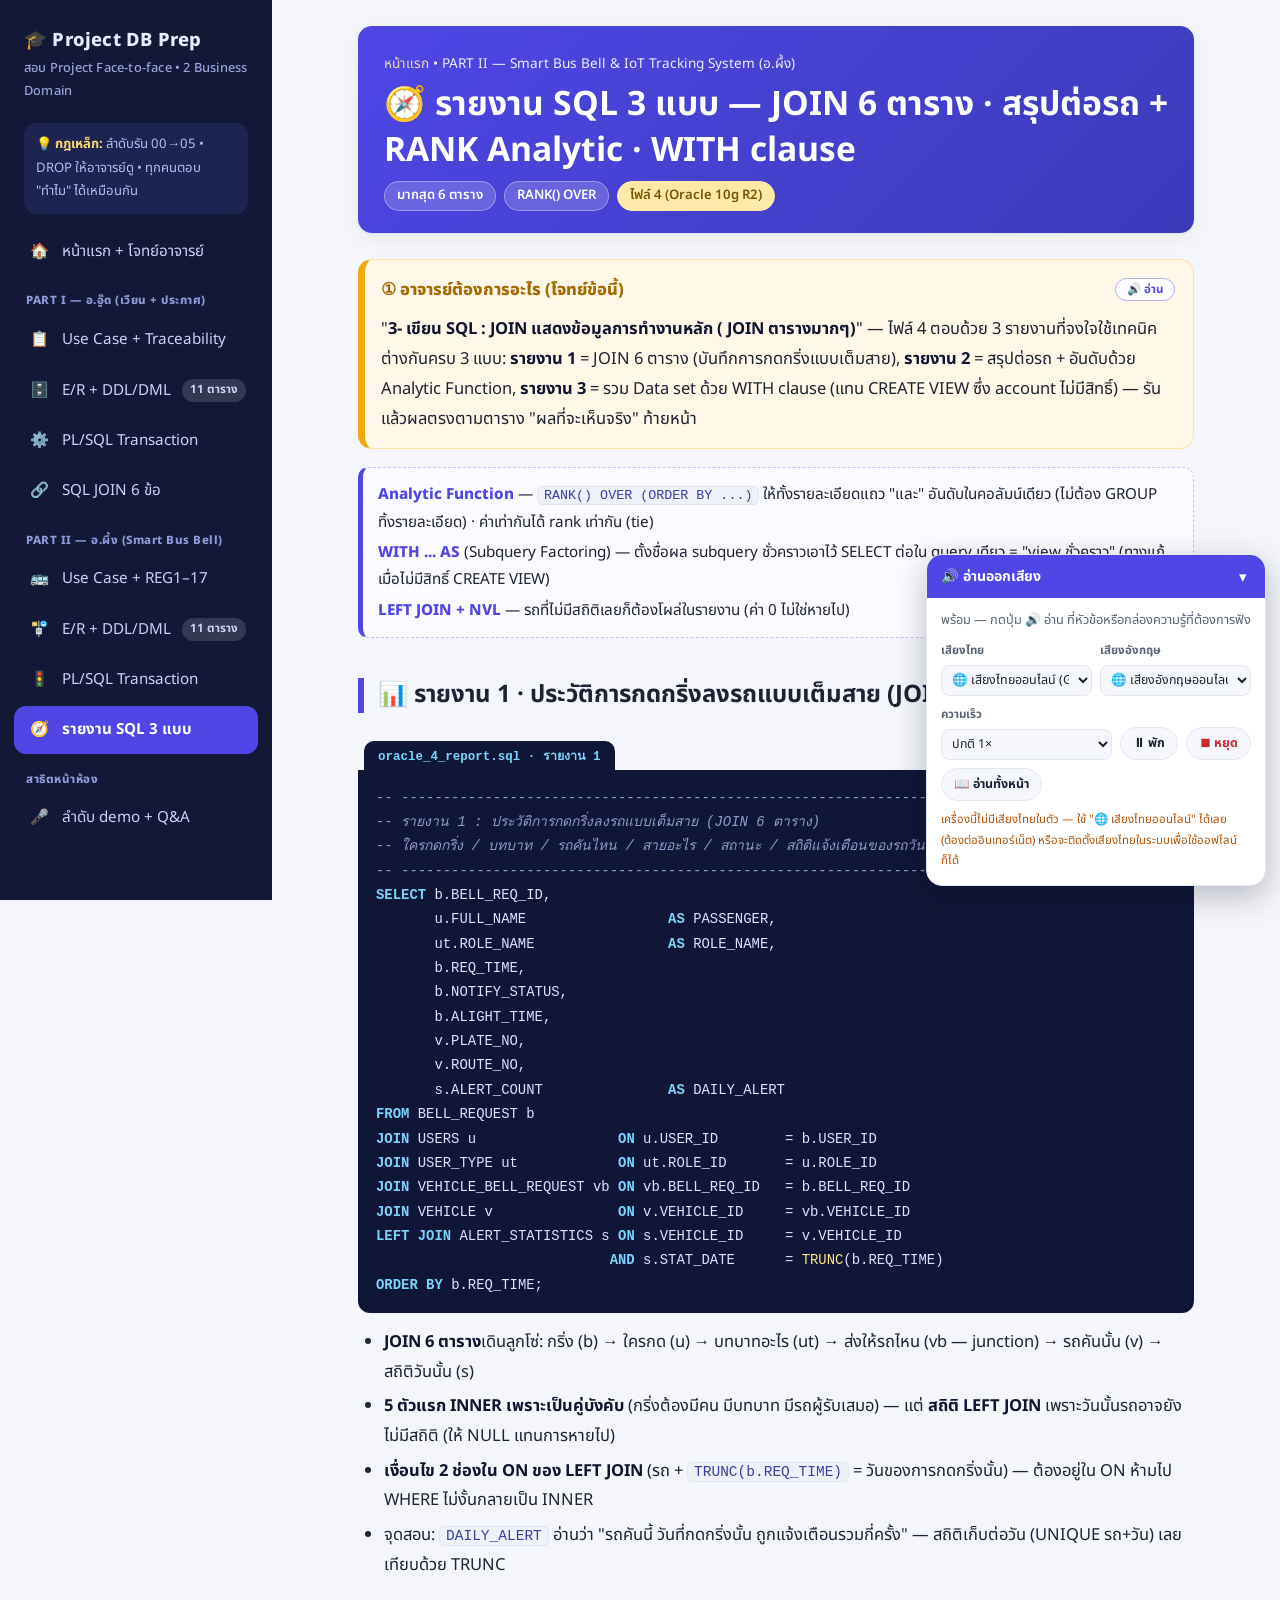
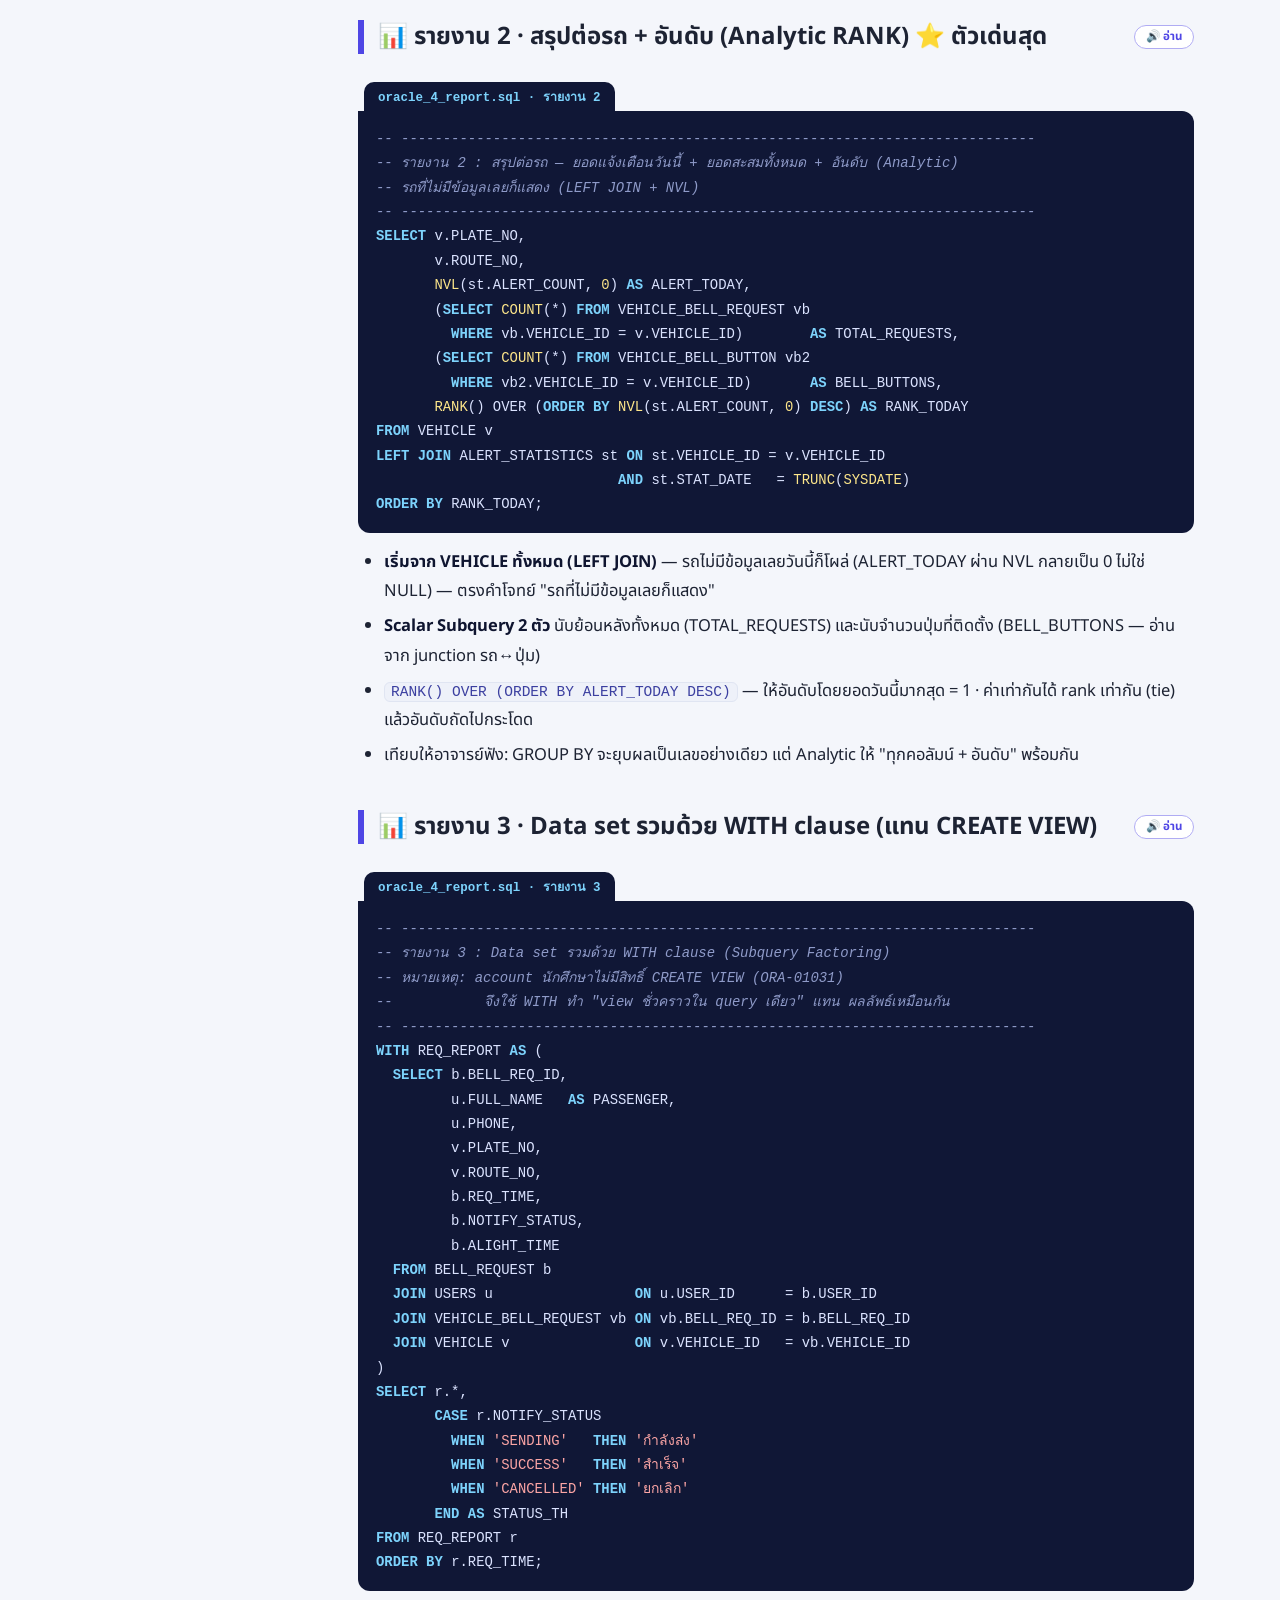
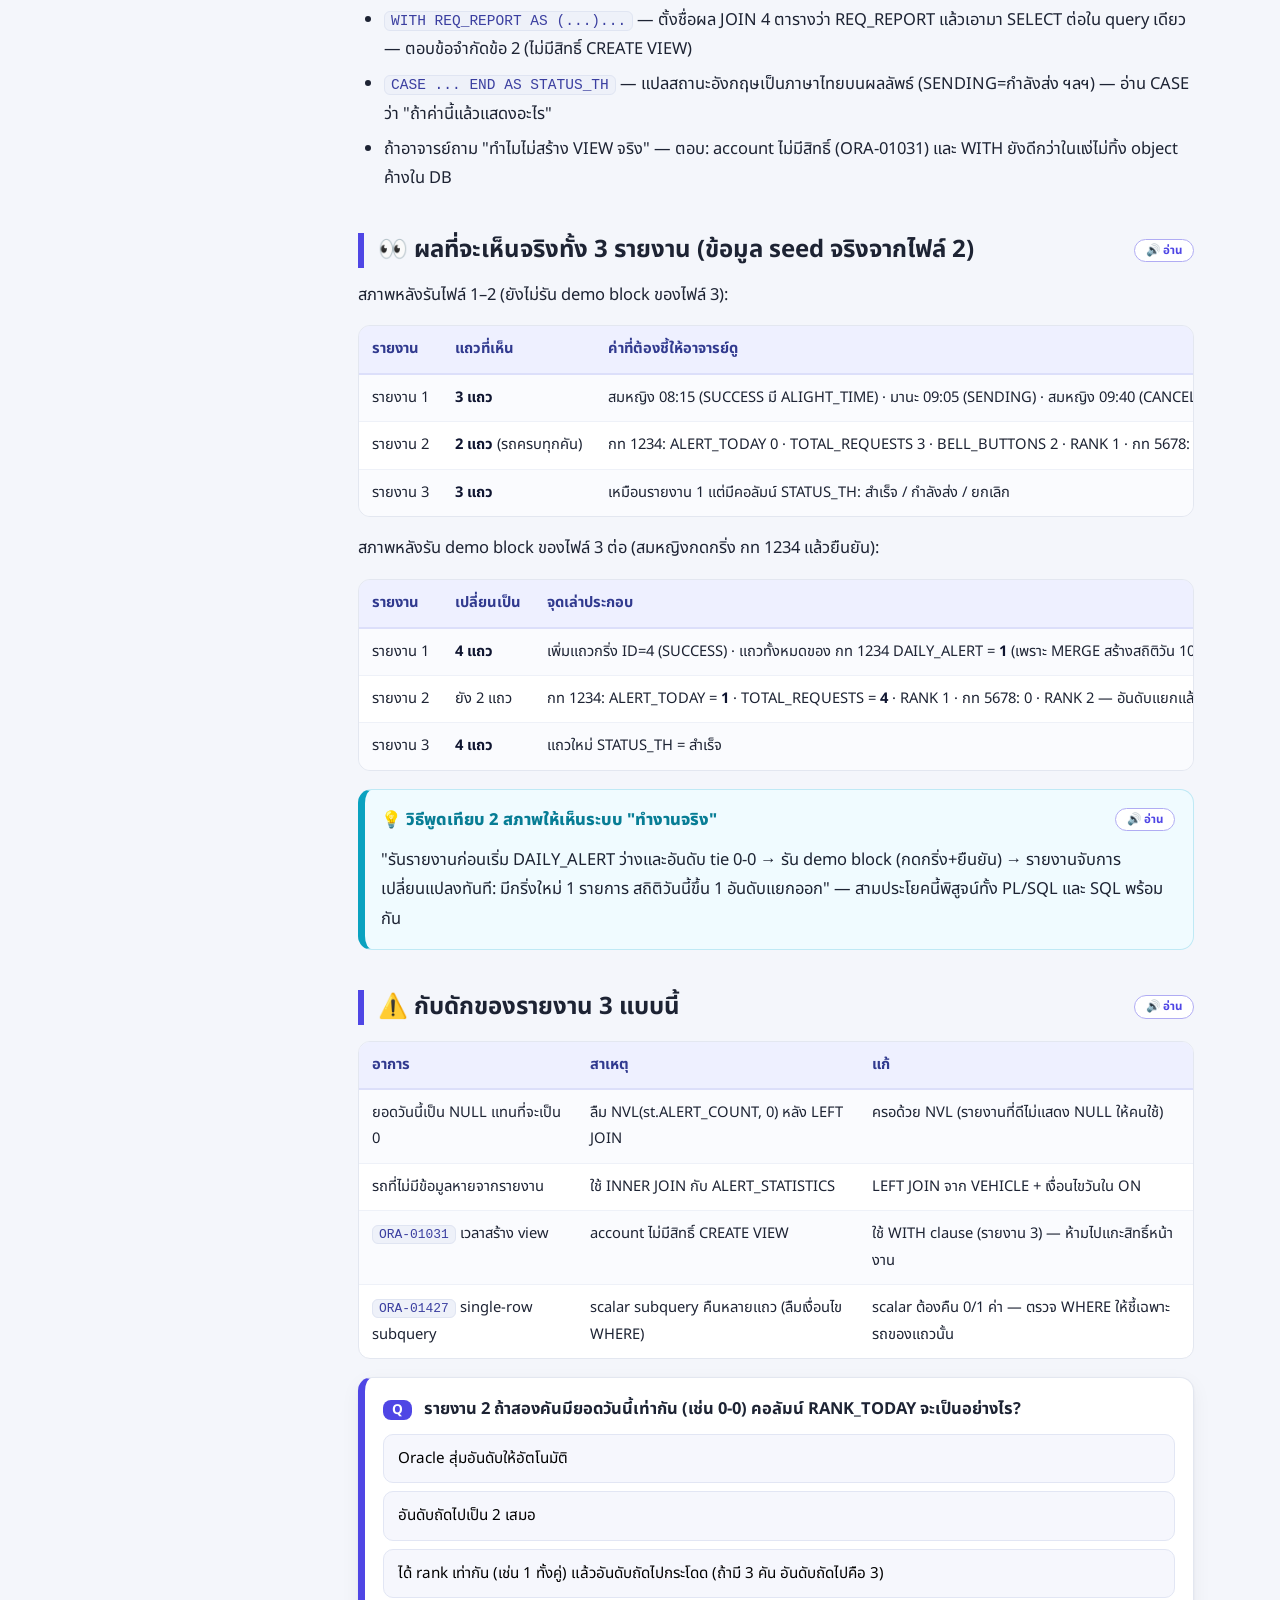
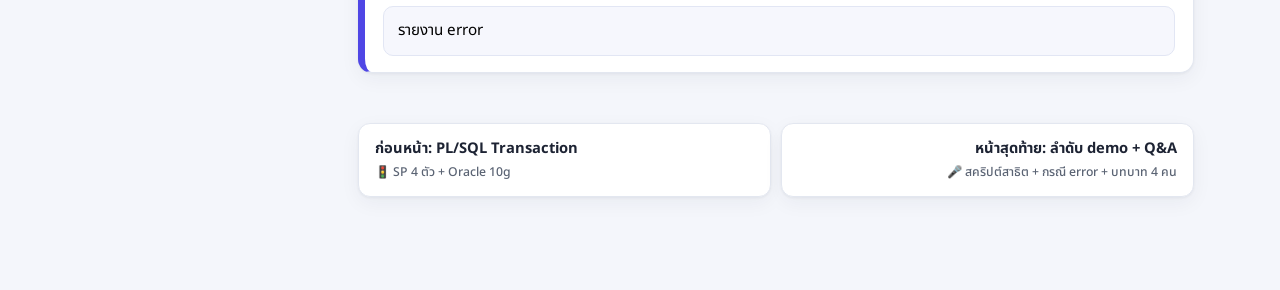
<file: p2-join.html>
<!DOCTYPE html>
<html lang="th">
<head>
<meta charset="UTF-8">
<meta name="viewport" content="width=device-width, initial-scale=1.0">
<title>Part II · รายงาน SQL 3 แบบ (JOIN 6 ตาราง · RANK · WITH) — เว็บติวสอบ Project Database</title>
<link rel="icon" href="data:image/svg+xml,<svg xmlns=%22http://www.w3.org/2000/svg%22 viewBox=%220 0 100 100%22><text y=%22.9em%22 font-size=%2290%22>🎓</text></svg>">
<link rel="preconnect" href="https://fonts.googleapis.com">
<link rel="preconnect" href="https://fonts.gstatic.com" crossorigin>
<link href="https://fonts.googleapis.com/css2?family=Noto+Sans+Thai:wght@400;500;600;700;800&display=swap" rel="stylesheet">
<link rel="stylesheet" href="styles.css">
</head>
<body data-tts="1">
<div id="progressBar"></div>
<div class="backdrop"></div>

<header class="topbar">
  <button class="hamburger" aria-label="เปิดเมนู">☰</button>
  <div class="topbar-title">🎓 ติวสอบ Project Database</div>
</header>

<div class="layout">
  <nav class="sidebar" aria-label="เมนูหลัก">
    <div class="side-brand">🎓 Project DB Prep<small>สอบ Project Face-to-face • 2 Business Domain</small></div>
    <div class="side-note">💡 <b>กฎเหล็ก:</b> ลำดับรัน 00→05 • DROP ให้อาจารย์ดู • ทุกคนตอบ "ทำไม" ได้เหมือนกัน</div>
    <a class="nav-link" href="index.html"><span class="nav-emoji">🏠</span> หน้าแรก + โจทย์อาจารย์</a>
    <div class="side-group">PART I — อ.อู๊ด (เวียน + ประกาศ)</div>
    <a class="nav-link" href="p1-usecase.html"><span class="nav-emoji">📋</span> Use Case + Traceability</a>
    <a class="nav-link" href="p1-er-ddl-dml.html"><span class="nav-emoji">🗄️</span> E/R + DDL/DML <span class="nav-pts">11 ตาราง</span></a>
    <a class="nav-link" href="p1-plsql.html"><span class="nav-emoji">⚙️</span> PL/SQL Transaction</a>
    <a class="nav-link" href="p1-join.html"><span class="nav-emoji">🔗</span> SQL JOIN 6 ข้อ</a>
    <div class="side-group">PART II — อ.ผึ้ง (Smart Bus Bell)</div>
    <a class="nav-link" href="p2-usecase.html"><span class="nav-emoji">🚌</span> Use Case + REG1–17</a>
    <a class="nav-link" href="p2-er-ddl-dml.html"><span class="nav-emoji">🚏</span> E/R + DDL/DML <span class="nav-pts">11 ตาราง</span></a>
    <a class="nav-link" href="p2-plsql.html"><span class="nav-emoji">🚦</span> PL/SQL Transaction</a>
    <a class="nav-link" href="p2-join.html"><span class="nav-emoji">🧭</span> รายงาน SQL 3 แบบ</a>
    <div class="side-group">สาธิตหน้าห้อง</div>
    <a class="nav-link" href="verify-demo.html"><span class="nav-emoji">🎤</span> ลำดับ demo + Q&A</a>
  </nav>

  <main class="main">
    <div class="content">

      <section class="page-head">
        <p class="crumb"><a href="index.html">หน้าแรก</a> • PART II — Smart Bus Bell &amp; IoT Tracking System (อ.ผึ้ง)</p>
        <h1>🧭 รายงาน SQL 3 แบบ — JOIN 6 ตาราง · สรุปต่อรถ + RANK Analytic · WITH clause</h1>
        <div class="head-meta">
          <span class="badge">มากสุด 6 ตาราง</span><span class="badge">RANK() OVER</span><span class="badge gold">ไฟล์ 4 (Oracle 10g R2)</span>
        </div>
      </section>

      <div class="box box-exam">
        <p class="box-title">① อาจารย์ต้องการอะไร (โจทย์ข้อนี้)</p>
        <p>"<strong>3- เขียน SQL : JOIN แสดงข้อมูลการทำงานหลัก ( JOIN ตารางมากๆ)</strong>" —
        ไฟล์ 4 ตอบด้วย 3 รายงานที่จงใจใช้เทคนิคต่างกันครบ 3 แบบ: <strong>รายงาน 1</strong> = JOIN 6 ตาราง (บันทึกการกดกริ่งแบบเต็มสาย),
        <strong>รายงาน 2</strong> = สรุปต่อรถ + อันดับด้วย Analytic Function, <strong>รายงาน 3</strong> = รวม Data set ด้วย WITH clause (แทน CREATE VIEW ซึ่ง account ไม่มีสิทธิ์) —
        รันแล้วผลตรงตามตาราง "ผลที่จะเห็นจริง" ท้ายหน้า</p>
      </div>

      <div class="term">
        <p><span class="term-word">Analytic Function</span> — <code>RANK() OVER (ORDER BY ...)</code> ให้ทั้งรายละเอียดแถว "และ" อันดับในคอลัมน์เดียว (ไม่ต้อง GROUP ทิ้งรายละเอียด) · ค่าเท่ากันได้ rank เท่ากัน (tie)</p>
        <p><span class="term-word">WITH ... AS</span> (Subquery Factoring) — ตั้งชื่อผล subquery ชั่วคราวเอาไว้ SELECT ต่อใน query เดียว = "view ชั่วคราว" (ทางแก้เมื่อไม่มีสิทธิ์ CREATE VIEW)</p>
        <p><span class="term-word">LEFT JOIN + NVL</span> — รถที่ไม่มีสถิติเลยก็ต้องโผล่ในรายงาน (ค่า 0 ไม่ใช่หายไป)</p>
      </div>

      <h2>📊 รายงาน 1 · ประวัติการกดกริ่งลงรถแบบเต็มสาย (JOIN 6 ตาราง) ⭐</h2>
      <span class="file-tag">oracle_4_report.sql · รายงาน 1</span>
      <pre class="code sql"><span class="cm">-- ----------------------------------------------------------------------------</span></span>
<span class="cm">-- รายงาน 1 : ประวัติการกดกริ่งลงรถแบบเต็มสาย (JOIN 6 ตาราง)</span></span>
<span class="cm">-- ใครกดกริ่ง / บทบาท / รถคันไหน / สายอะไร / สถานะ / สถิติแจ้งเตือนของรถวันนั้น</span></span>
<span class="cm">-- ----------------------------------------------------------------------------</span></span>
<span class="kw">SELECT</span></span> b.BELL_REQ_ID,
       u.FULL_NAME                 <span class="kw">AS</span></span> PASSENGER,
       ut.ROLE_NAME                <span class="kw">AS</span></span> ROLE_NAME,
       b.REQ_TIME,
       b.NOTIFY_STATUS,
       b.ALIGHT_TIME,
       v.PLATE_NO,
       v.ROUTE_NO,
       s.ALERT_COUNT               <span class="kw">AS</span></span> DAILY_ALERT
<span class="kw">FROM</span></span> BELL_REQUEST b
<span class="kw">JOIN</span></span> USERS u                 <span class="kw">ON</span></span> u.USER_ID        = b.USER_ID
<span class="kw">JOIN</span></span> USER_TYPE ut            <span class="kw">ON</span></span> ut.ROLE_ID       = u.ROLE_ID
<span class="kw">JOIN</span></span> VEHICLE_BELL_REQUEST vb <span class="kw">ON</span></span> vb.BELL_REQ_ID   = b.BELL_REQ_ID
<span class="kw">JOIN</span></span> VEHICLE v               <span class="kw">ON</span></span> v.VEHICLE_ID     = vb.VEHICLE_ID
<span class="kw">LEFT</span></span> <span class="kw">JOIN</span></span> ALERT_STATISTICS s <span class="kw">ON</span></span> s.VEHICLE_ID     = v.VEHICLE_ID
                            <span class="kw">AND</span></span> s.STAT_DATE      = <span class="fn">TRUNC</span></span>(b.REQ_TIME)
<span class="kw">ORDER</span></span> <span class="kw">BY</span></span> b.REQ_TIME;</pre>
      <ul>
        <li><strong>JOIN 6 ตาราง</strong>เดินลูกโซ่: กริ่ง (b) → ใครกด (u) → บทบาทอะไร (ut) → ส่งให้รถไหน (vb — junction) → รถคันนั้น (v) → สถิติวันนั้น (s)</li>
        <li><strong>5 ตัวแรก INNER เพราะเป็นคู่บังคับ</strong> (กริ่งต้องมีคน มีบทบาท มีรถผู้รับเสมอ) — แต่ <strong>สถิติ LEFT JOIN</strong> เพราะวันนั้นรถอาจยังไม่มีสถิติ (ให้ NULL แทนการหายไป)</li>
        <li><strong>เงื่อนไข 2 ช่องใน ON ของ LEFT JOIN</strong> (รถ + <code>TRUNC(b.REQ_TIME)</code> = วันของการกดกริ่งนั้น) — ต้องอยู่ใน ON ห้ามไป WHERE ไม่งั้นกลายเป็น INNER</li>
        <li>จุดสอน: <code>DAILY_ALERT</code> อ่านว่า "รถคันนี้ วันที่กดกริ่งนั้น ถูกแจ้งเตือนรวมกี่ครั้ง" — สถิติเก็บต่อวัน (UNIQUE รถ+วัน) เลยเทียบด้วย TRUNC</li>
      </ul>

      <h2>📊 รายงาน 2 · สรุปต่อรถ + อันดับ (Analytic RANK) ⭐ ตัวเด่นสุด</h2>
      <span class="file-tag">oracle_4_report.sql · รายงาน 2</span>
      <pre class="code sql"><span class="cm">-- ----------------------------------------------------------------------------</span></span>
<span class="cm">-- รายงาน 2 : สรุปต่อรถ — ยอดแจ้งเตือนวันนี้ + ยอดสะสมทั้งหมด + อันดับ (Analytic)</span></span>
<span class="cm">-- รถที่ไม่มีข้อมูลเลยก็แสดง (LEFT JOIN + NVL)</span></span>
<span class="cm">-- ----------------------------------------------------------------------------</span></span>
<span class="kw">SELECT</span></span> v.PLATE_NO,
       v.ROUTE_NO,
       <span class="fn">NVL</span></span>(st.ALERT_COUNT, <span class="fn">0</span></span>) <span class="kw">AS</span></span> ALERT_TODAY,
       (<span class="kw">SELECT</span></span> <span class="fn">COUNT</span></span>(*) <span class="kw">FROM</span></span> VEHICLE_BELL_REQUEST vb
         <span class="kw">WHERE</span></span> vb.VEHICLE_ID = v.VEHICLE_ID)        <span class="kw">AS</span></span> TOTAL_REQUESTS,
       (<span class="kw">SELECT</span></span> <span class="fn">COUNT</span></span>(*) <span class="kw">FROM</span></span> VEHICLE_BELL_BUTTON vb2
         <span class="kw">WHERE</span></span> vb2.VEHICLE_ID = v.VEHICLE_ID)       <span class="kw">AS</span></span> BELL_BUTTONS,
       <span class="fn">RANK</span></span>() OVER (<span class="kw">ORDER</span></span> <span class="kw">BY</span></span> <span class="fn">NVL</span></span>(st.ALERT_COUNT, <span class="fn">0</span></span>) <span class="kw">DESC</span></span>) <span class="kw">AS</span></span> RANK_TODAY
<span class="kw">FROM</span></span> VEHICLE v
<span class="kw">LEFT</span></span> <span class="kw">JOIN</span></span> ALERT_STATISTICS st <span class="kw">ON</span></span> st.VEHICLE_ID = v.VEHICLE_ID
                             <span class="kw">AND</span></span> st.STAT_DATE   = <span class="fn">TRUNC</span></span>(<span class="fn">SYSDATE</span></span>)
<span class="kw">ORDER</span></span> <span class="kw">BY</span></span> RANK_TODAY;</pre>
      <ul>
        <li><strong>เริ่มจาก VEHICLE ทั้งหมด (LEFT JOIN)</strong> — รถไม่มีข้อมูลเลยวันนี้ก็โผล่ (ALERT_TODAY ผ่าน NVL กลายเป็น 0 ไม่ใช่ NULL) — ตรงคำโจทย์ "รถที่ไม่มีข้อมูลเลยก็แสดง"</li>
        <li><strong>Scalar Subquery 2 ตัว</strong> นับย้อนหลังทั้งหมด (TOTAL_REQUESTS) และนับจำนวนปุ่มที่ติดตั้ง (BELL_BUTTONS — อ่านจาก junction รถ↔ปุ่ม)</li>
        <li><code>RANK() OVER (ORDER BY ALERT_TODAY DESC)</code> — ให้อันดับโดยยอดวันนี้มากสุด = 1 · ค่าเท่ากันได้ rank เท่ากัน (tie) แล้วอันดับถัดไปกระโดด</li>
        <li>เทียบให้อาจารย์ฟัง: GROUP BY จะยุบผลเป็นเลขอย่างเดียว แต่ Analytic ให้ "ทุกคอลัมน์ + อันดับ" พร้อมกัน</li>
      </ul>

      <h2>📊 รายงาน 3 · Data set รวมด้วย WITH clause (แทน CREATE VIEW)</h2>
      <span class="file-tag">oracle_4_report.sql · รายงาน 3</span>
      <pre class="code sql"><span class="cm">-- ----------------------------------------------------------------------------</span></span>
<span class="cm">-- รายงาน 3 : Data set รวมด้วย WITH clause (Subquery Factoring)</span></span>
<span class="cm">-- หมายเหตุ: account นักศึกษาไม่มีสิทธิ์ CREATE VIEW (ORA-01031)</span></span>
<span class="cm">--           จึงใช้ WITH ทำ "view ชั่วคราวใน query เดียว" แทน ผลลัพธ์เหมือนกัน</span></span>
<span class="cm">-- ----------------------------------------------------------------------------</span></span>
<span class="kw">WITH</span></span> REQ_REPORT <span class="kw">AS</span></span> (
  <span class="kw">SELECT</span></span> b.BELL_REQ_ID,
         u.FULL_NAME   <span class="kw">AS</span></span> PASSENGER,
         u.PHONE,
         v.PLATE_NO,
         v.ROUTE_NO,
         b.REQ_TIME,
         b.NOTIFY_STATUS,
         b.ALIGHT_TIME
  <span class="kw">FROM</span></span> BELL_REQUEST b
  <span class="kw">JOIN</span></span> USERS u                 <span class="kw">ON</span></span> u.USER_ID      = b.USER_ID
  <span class="kw">JOIN</span></span> VEHICLE_BELL_REQUEST vb <span class="kw">ON</span></span> vb.BELL_REQ_ID = b.BELL_REQ_ID
  <span class="kw">JOIN</span></span> VEHICLE v               <span class="kw">ON</span></span> v.VEHICLE_ID   = vb.VEHICLE_ID
)
<span class="kw">SELECT</span></span> r.*,
       <span class="kw">CASE</span></span> r.NOTIFY_STATUS
         <span class="kw">WHEN</span></span> <span class="st">'SENDING'</span></span>   <span class="kw">THEN</span></span> <span class="st">'กำลังส่ง'</span></span>
         <span class="kw">WHEN</span></span> <span class="st">'SUCCESS'</span></span>   <span class="kw">THEN</span></span> <span class="st">'สำเร็จ'</span></span>
         <span class="kw">WHEN</span></span> <span class="st">'CANCELLED'</span></span> <span class="kw">THEN</span></span> <span class="st">'ยกเลิก'</span></span>
       <span class="kw">END</span></span> <span class="kw">AS</span></span> STATUS_TH
<span class="kw">FROM</span></span> REQ_REPORT r
<span class="kw">ORDER</span></span> <span class="kw">BY</span></span> r.REQ_TIME;</pre>
      <ul>
        <li><code>WITH REQ_REPORT AS (...)...</code> — ตั้งชื่อผล JOIN 4 ตารางว่า REQ_REPORT แล้วเอามา SELECT ต่อใน query เดียว — ตอบข้อจำกัดข้อ 2 (ไม่มีสิทธิ์ CREATE VIEW)</li>
        <li><code>CASE ... END AS STATUS_TH</code> — แปลสถานะอังกฤษเป็นภาษาไทยบนผลลัพธ์ (SENDING=กำลังส่ง ฯลฯ) — อ่าน CASE ว่า "ถ้าค่านี้แล้วแสดงอะไร"</li>
        <li>ถ้าอาจารย์ถาม "ทำไมไม่สร้าง VIEW จริง" — ตอบ: account ไม่มีสิทธิ์ (ORA-01031) และ WITH ยังดีกว่าในแง่ไม่ทิ้ง object ค้างใน DB</li>
      </ul>

      <h2>👀 ผลที่จะเห็นจริงทั้ง 3 รายงาน (ข้อมูล seed จริงจากไฟล์ 2)</h2>
      <p>สภาพหลังรันไฟล์ 1–2 (ยังไม่รัน demo block ของไฟล์ 3):</p>
      <div class="tbl-wrap">
        <table class="tbl nowrap">
          <tr><th>รายงาน</th><th>แถวที่เห็น</th><th>ค่าที่ต้องชี้ให้อาจารย์ดู</th></tr>
          <tr><td>รายงาน 1</td><td><strong>3 แถว</strong></td><td>สมหญิง 08:15 (SUCCESS มี ALIGHT_TIME) · มานะ 09:05 (SENDING) · สมหญิง 09:40 (CANCELLED) · สาย 8 = กท 1234 · <strong>DAILY_ALERT เป็น (null) ทั้งหมด</strong> เพราะสถิติที่มีคือวันที่ 09/11 แต่กริ่งทั้งหมดเกิดวันที่ 10/11</td></tr>
          <tr><td>รายงาน 2</td><td><strong>2 แถว</strong> (รถครบทุกคัน)</td><td>กท 1234: ALERT_TODAY 0 · TOTAL_REQUESTS 3 · BELL_BUTTONS 2 · RANK 1 · กท 5678: 0 · 1 · 1 · <strong>RANK 1 เท่ากัน (tie)</strong> เพราะยอดวันนี้เสมอกัน 0-0</td></tr>
          <tr><td>รายงาน 3</td><td><strong>3 แถว</strong></td><td>เหมือนรายงาน 1 แต่มีคอลัมน์ STATUS_TH: สำเร็จ / กำลังส่ง / ยกเลิก</td></tr>
        </table>
      </div>
      <p>สภาพหลังรัน demo block ของไฟล์ 3 ต่อ (สมหญิงกดกริ่ง กท 1234 แล้วยืนยัน):</p>
      <div class="tbl-wrap">
        <table class="tbl nowrap">
          <tr><th>รายงาน</th><th>เปลี่ยนเป็น</th><th>จุดเล่าประกอบ</th></tr>
          <tr><td>รายงาน 1</td><td><strong>4 แถว</strong></td><td>เพิ่มแถวกริ่ง ID=4 (SUCCESS) · แถวทั้งหมดของ กท 1234 DAILY_ALERT = <strong>1</strong> (เพราะ MERGE สร้างสถิติวัน 10/11 ไว้แล้ว) · กท 5678 ยัง (null)</td></tr>
          <tr><td>รายงาน 2</td><td>ยัง 2 แถว</td><td>กท 1234: ALERT_TODAY = <strong>1</strong> · TOTAL_REQUESTS = <strong>4</strong> · RANK 1 · กท 5678: 0 · RANK 2 — อันดับแยกแล้วไม่ tie</td></tr>
          <tr><td>รายงาน 3</td><td><strong>4 แถว</strong></td><td>แถวใหม่ STATUS_TH = สำเร็จ</td></tr>
        </table>
      </div>
      <div class="box box-tip">
        <p class="box-title">💡 วิธีพูดเทียบ 2 สภาพให้เห็นระบบ "ทำงานจริง"</p>
        <p>"รันรายงานก่อนเริ่ม DAILY_ALERT ว่างและอันดับ tie 0-0 → รัน demo block (กดกริ่ง+ยืนยัน) → รายงานจับการเปลี่ยนแปลงทันที: มีกริ่งใหม่ 1 รายการ สถิติวันนี้ขึ้น 1 อันดับแยกออก" — สามประโยคนี้พิสูจน์ทั้ง PL/SQL และ SQL พร้อมกัน</p>
      </div>

      <h2>⚠️ กับดักของรายงาน 3 แบบนี้</h2>
      <div class="tbl-wrap">
        <table class="tbl compact">
          <tr><th>อาการ</th><th>สาเหตุ</th><th>แก้</th></tr>
          <tr><td>ยอดวันนี้เป็น NULL แทนที่จะเป็น 0</td><td>ลืม NVL(st.ALERT_COUNT, 0) หลัง LEFT JOIN</td><td>ครอด้วย NVL (รายงานที่ดีไม่แสดง NULL ให้คนใช้)</td></tr>
          <tr><td>รถที่ไม่มีข้อมูลหายจากรายงาน</td><td>ใช้ INNER JOIN กับ ALERT_STATISTICS</td><td>LEFT JOIN จาก VEHICLE + เงื่อนไขวันใน ON</td></tr>
          <tr><td><code>ORA-01031</code> เวลาสร้าง view</td><td>account ไม่มีสิทธิ์ CREATE VIEW</td><td>ใช้ WITH clause (รายงาน 3) — ห้ามไปแกะสิทธิ์หน้างาน</td></tr>
          <tr><td><code>ORA-01427</code> single-row subquery</td><td>scalar subquery คืนหลายแถว (ลืมเงื่อนไข WHERE)</td><td>scalar ต้องคืน 0/1 ค่า — ตรวจ WHERE ให้ชี้เฉพาะรถของแถวนั้น</td></tr>
        </table>
      </div>

      <div class="quiz" data-answer="2">
        <p class="quiz-q"><span class="qno">Q</span> รายงาน 2 ถ้าสองคันมียอดวันนี้เท่ากัน (เช่น 0-0) คอลัมน์ RANK_TODAY จะเป็นอย่างไร?</p>
        <div class="quiz-opts">
          <button class="quiz-opt">Oracle สุ่มอันดับให้อัตโนมัติ</button>
          <button class="quiz-opt">อันดับถัดไปเป็น 2 เสมอ</button>
          <button class="quiz-opt">ได้ rank เท่ากัน (เช่น 1 ทั้งคู่) แล้วอันดับถัดไปกระโดด (ถ้ามี 3 คัน อันดับถัดไปคือ 3)</button>
          <button class="quiz-opt">รายงาน error</button>
        </div>
        <div class="quiz-explain"><strong>เฉลย:</strong> พฤติกรรมมาตรฐานของ RANK() — tie ได้ rank เดียวกัน และช่องว่างอันดับถัดไป (DENSE_RANK จะไม่กระโดด — จุดเทียบที่อาจารย์ชอบถามต่อ)</div>
      </div>

      <div class="prevnext">
        <a href="p2-plsql.html">ก่อนหน้า: PL/SQL Transaction<small>🚦 SP 4 ตัว + Oracle 10g</small></a>
        <a class="next" href="verify-demo.html">หน้าสุดท้าย: ลำดับ demo + Q&A<small>🎤 สคริปต์สาธิต + กรณี error + บทบาท 4 คน</small></a>
      </div>

    </div>
  </main>
</div>
<script src="script.js"></script>
<script src="tts.js"></script>
</body>
</html>
</file>
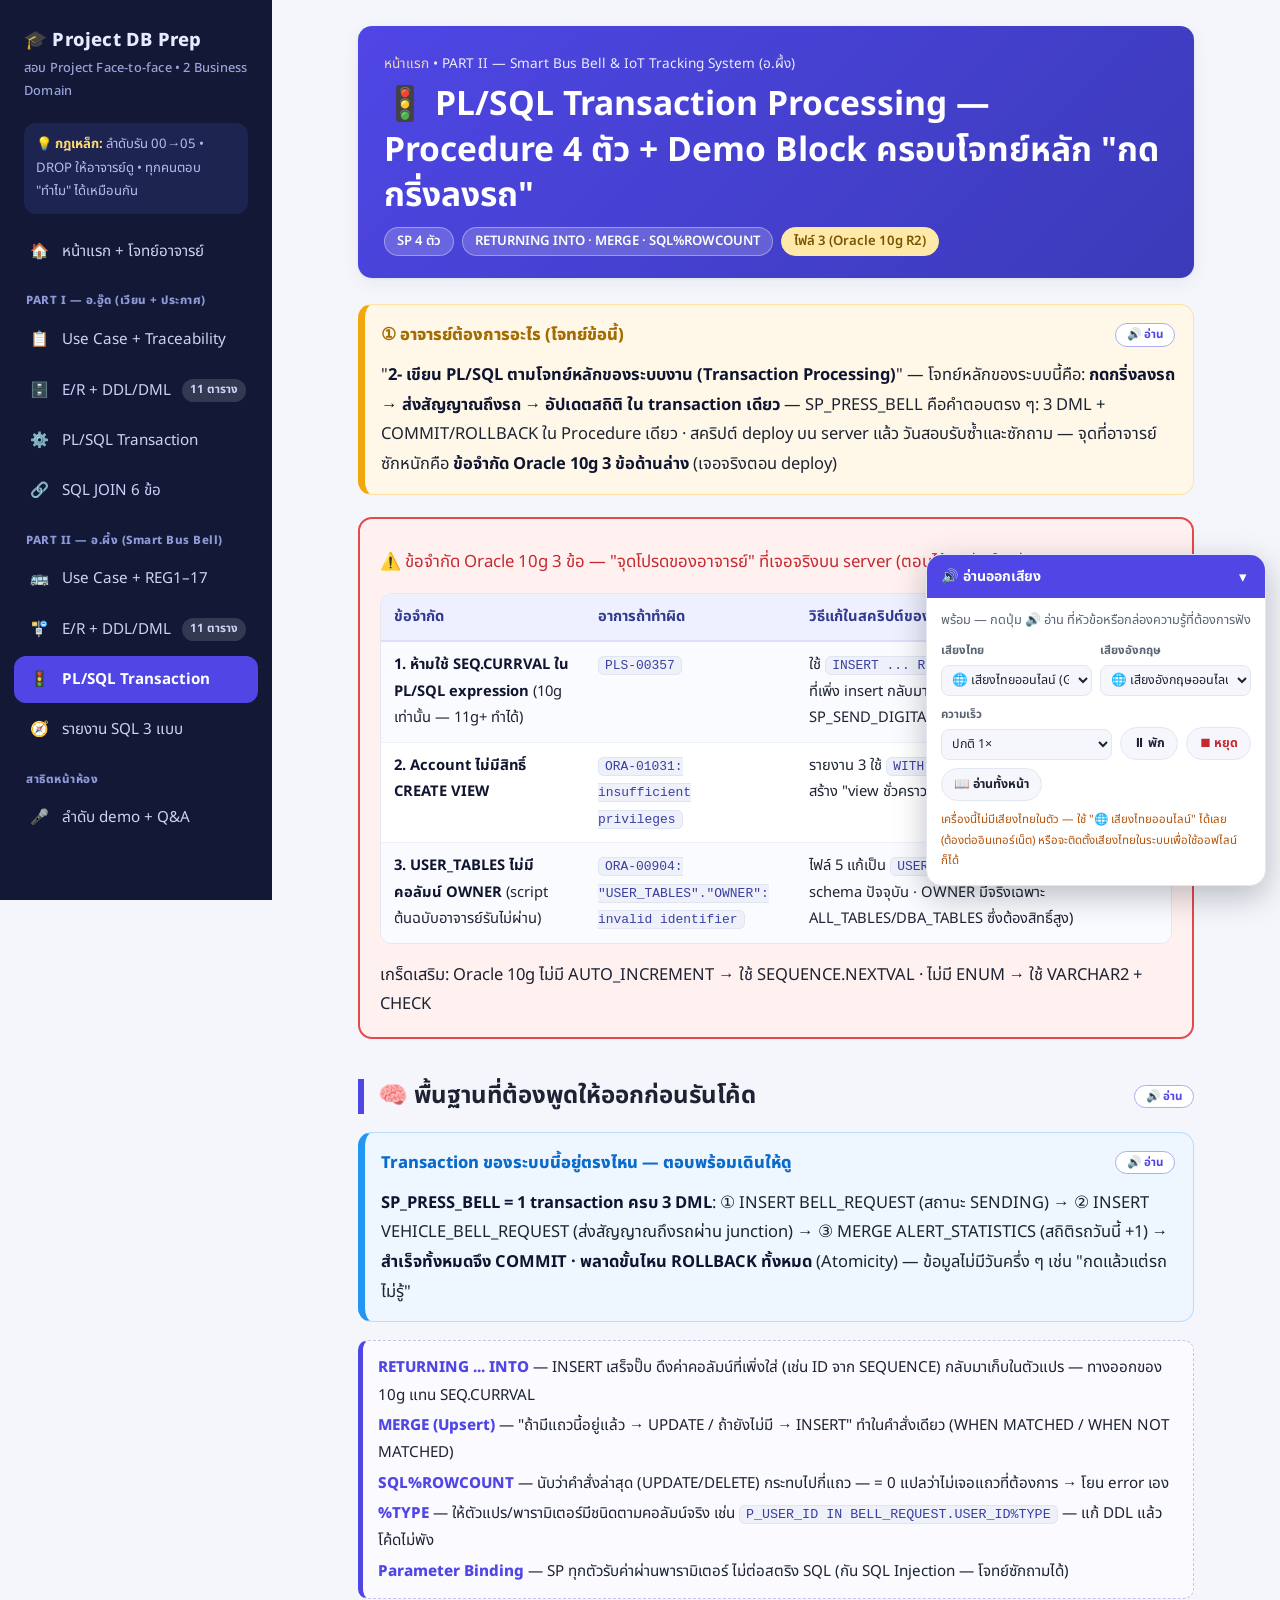
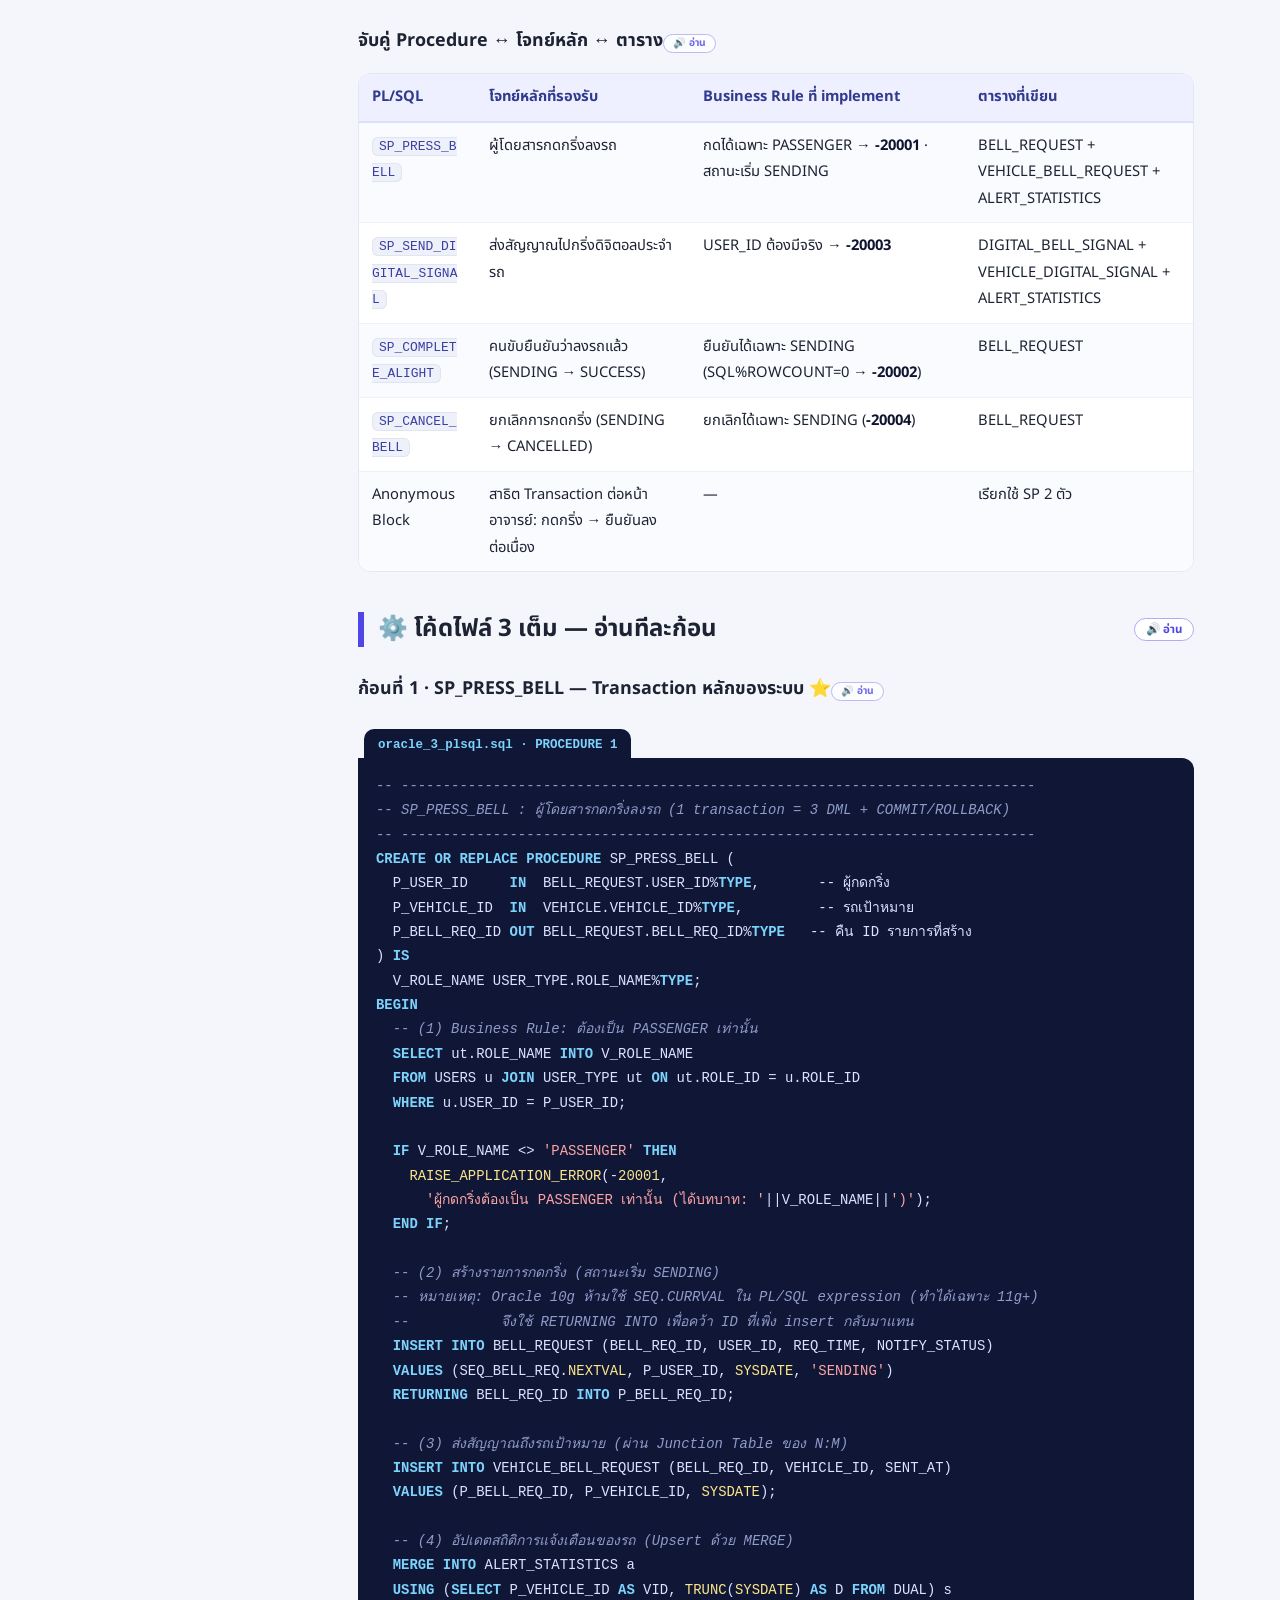
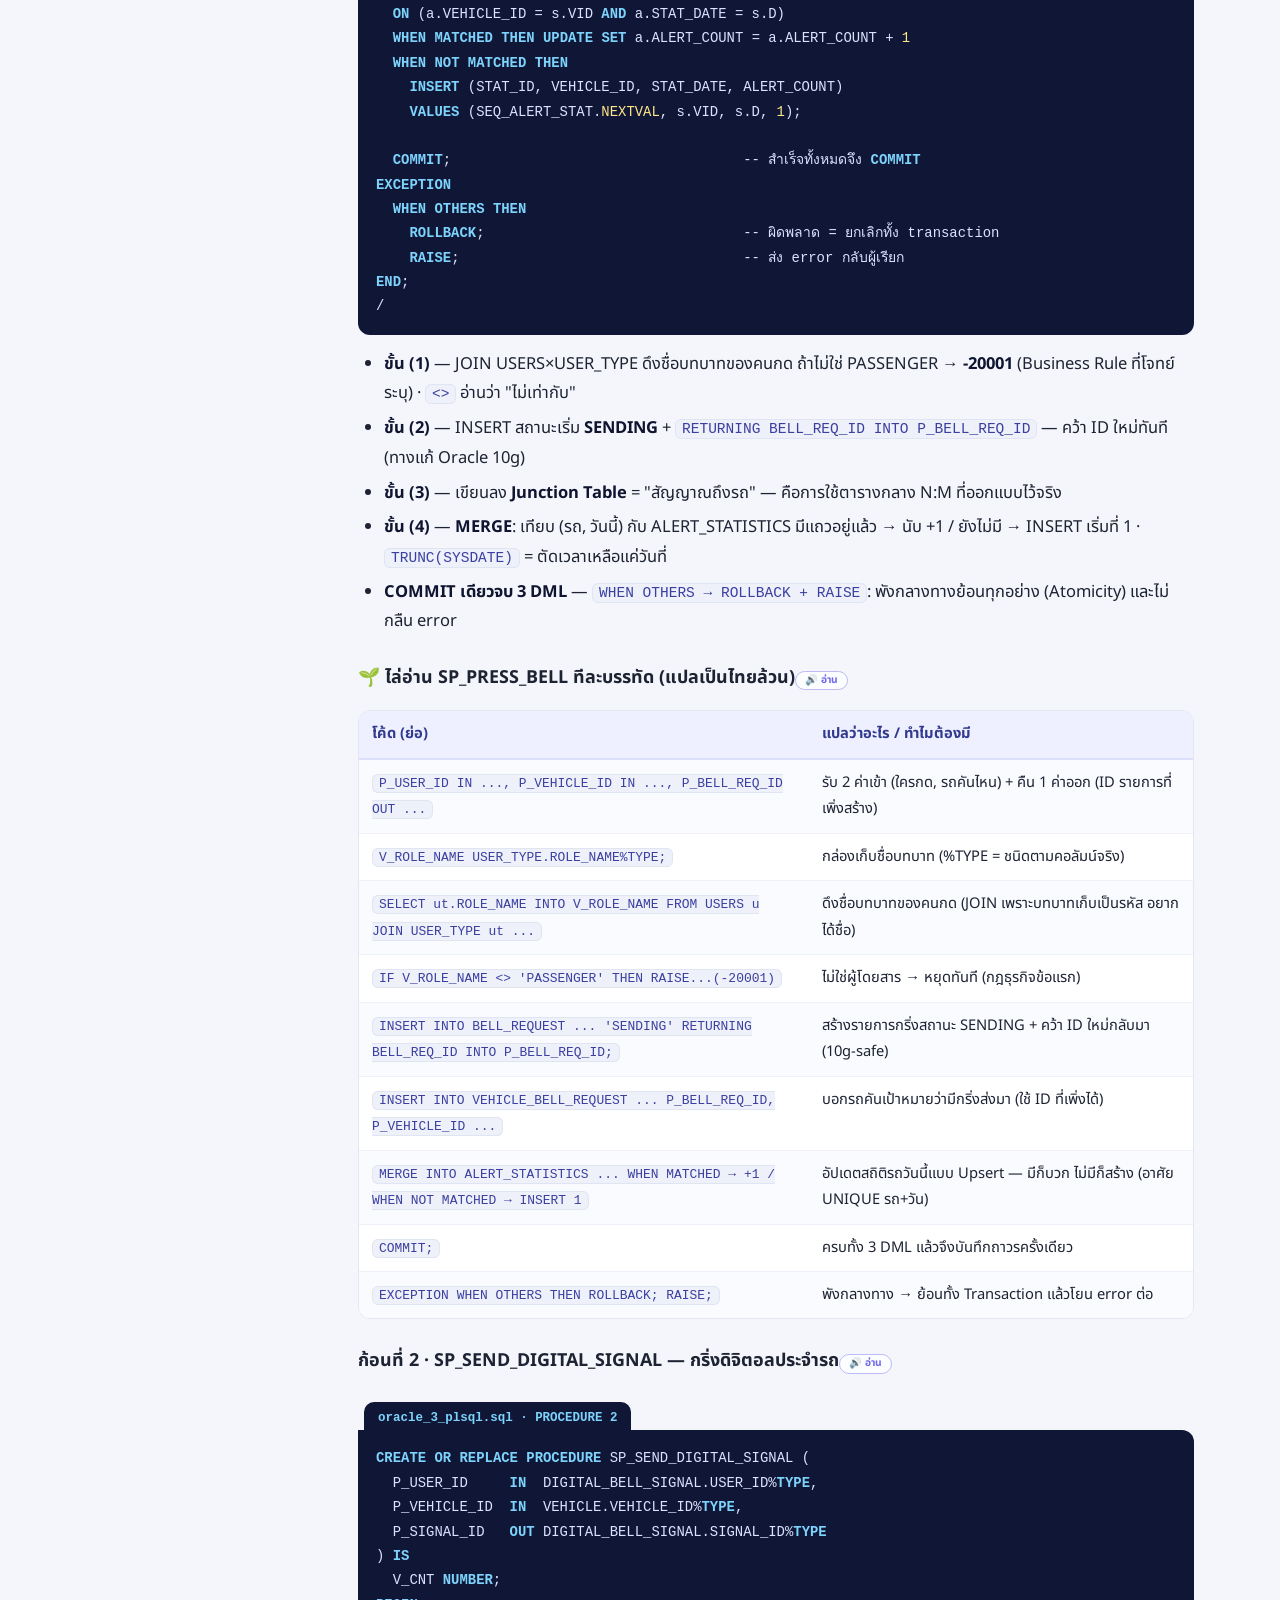
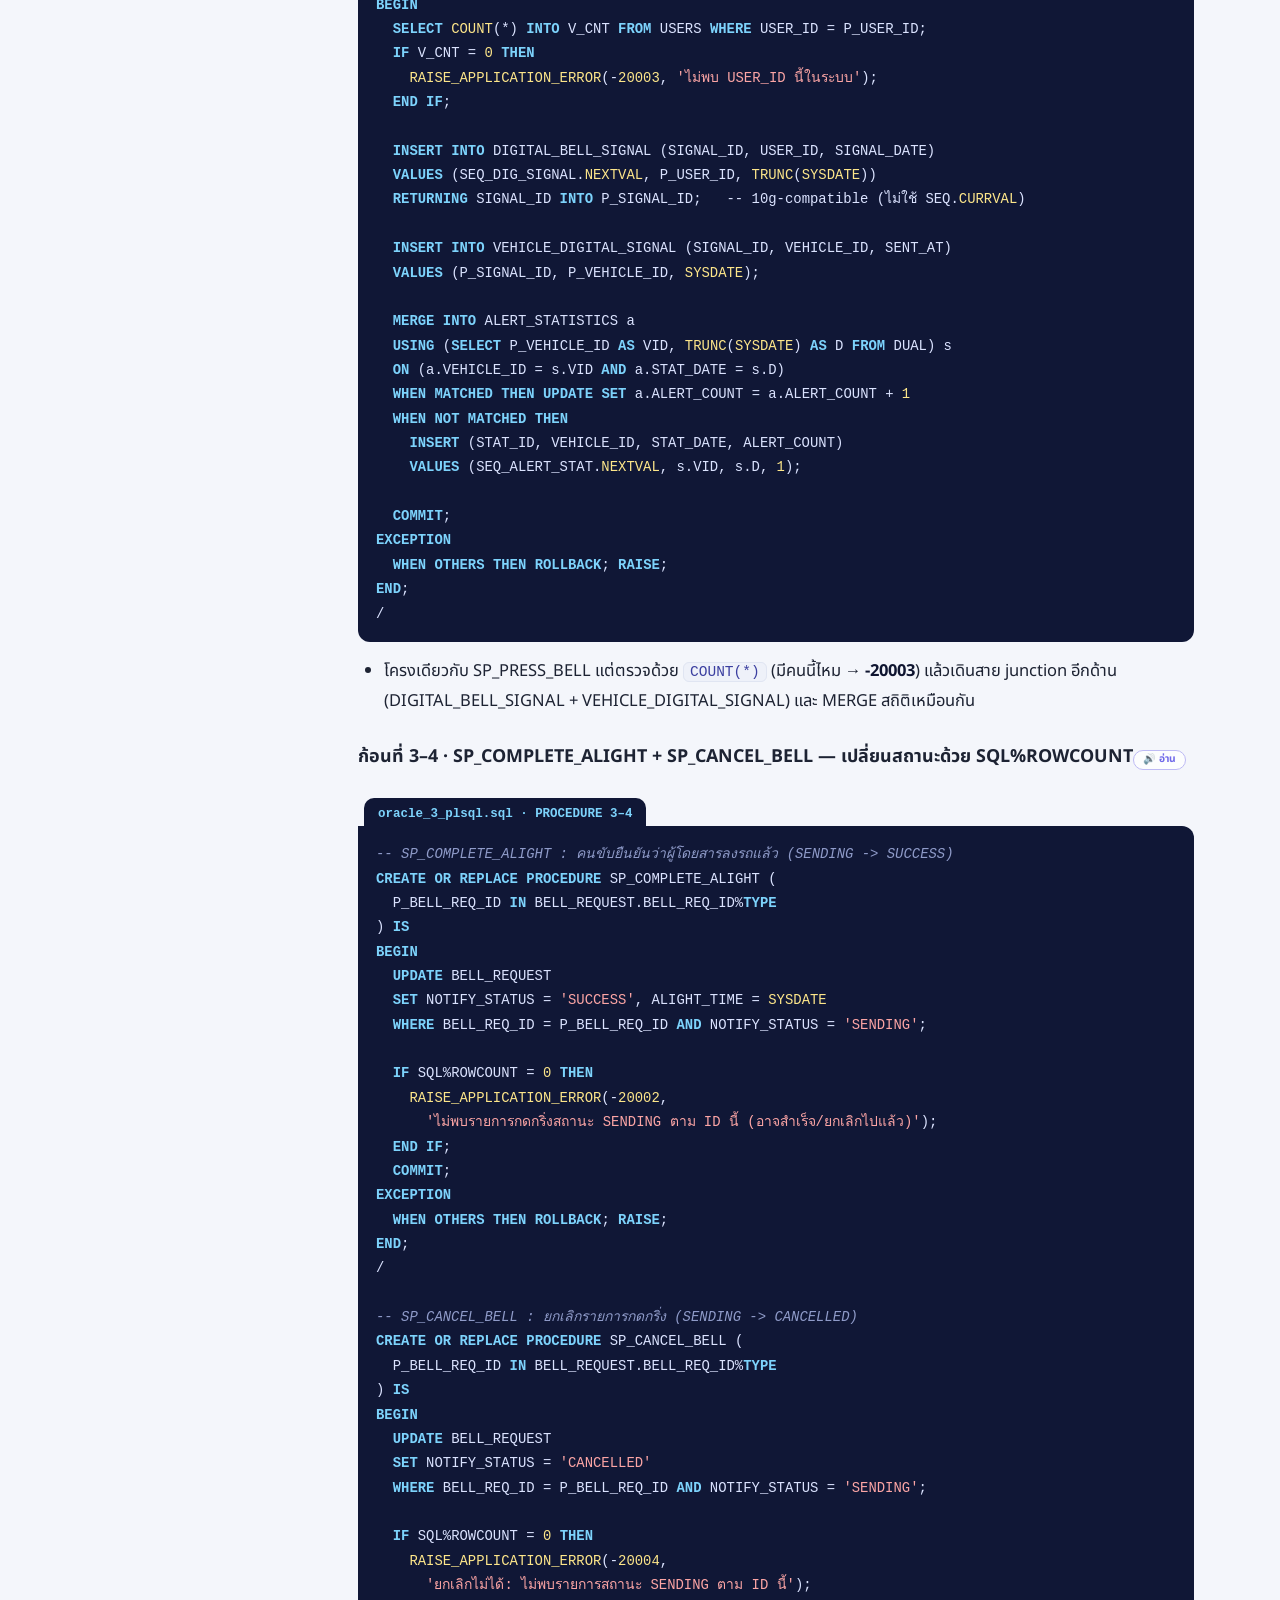
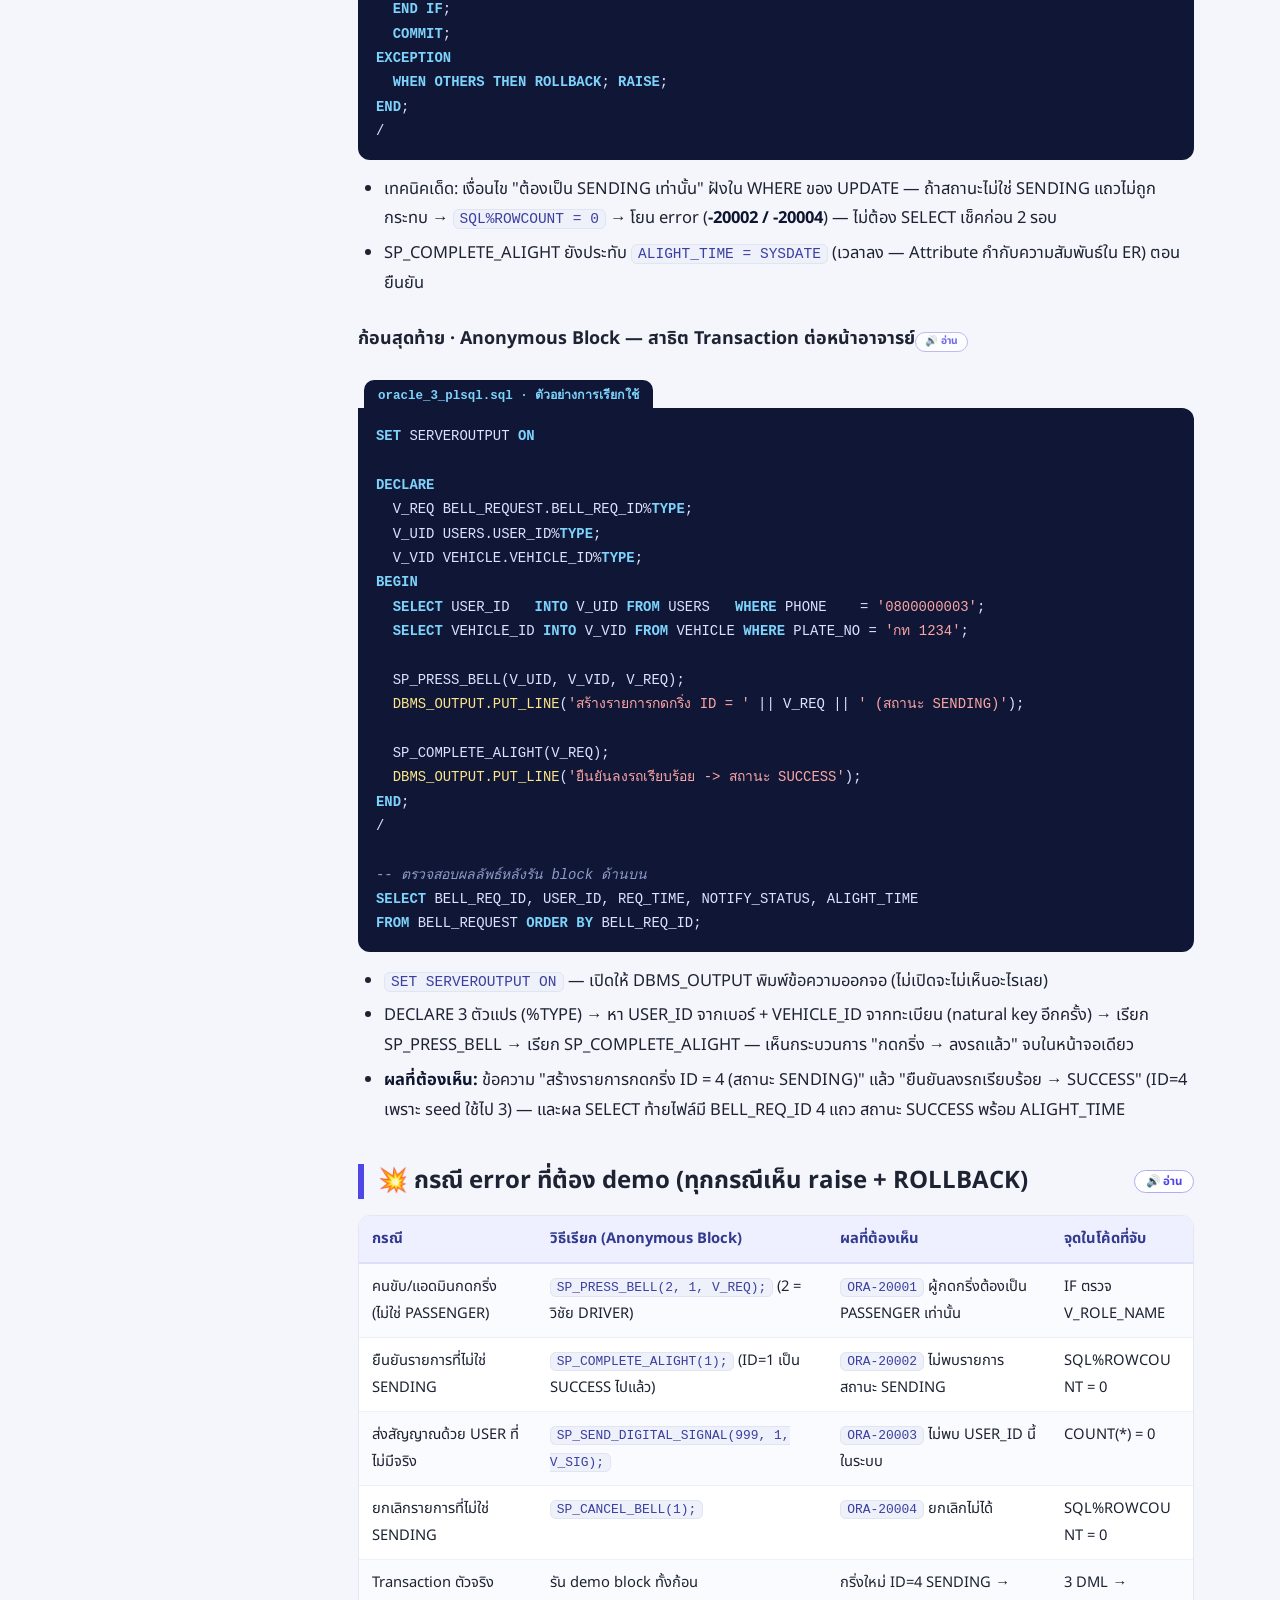
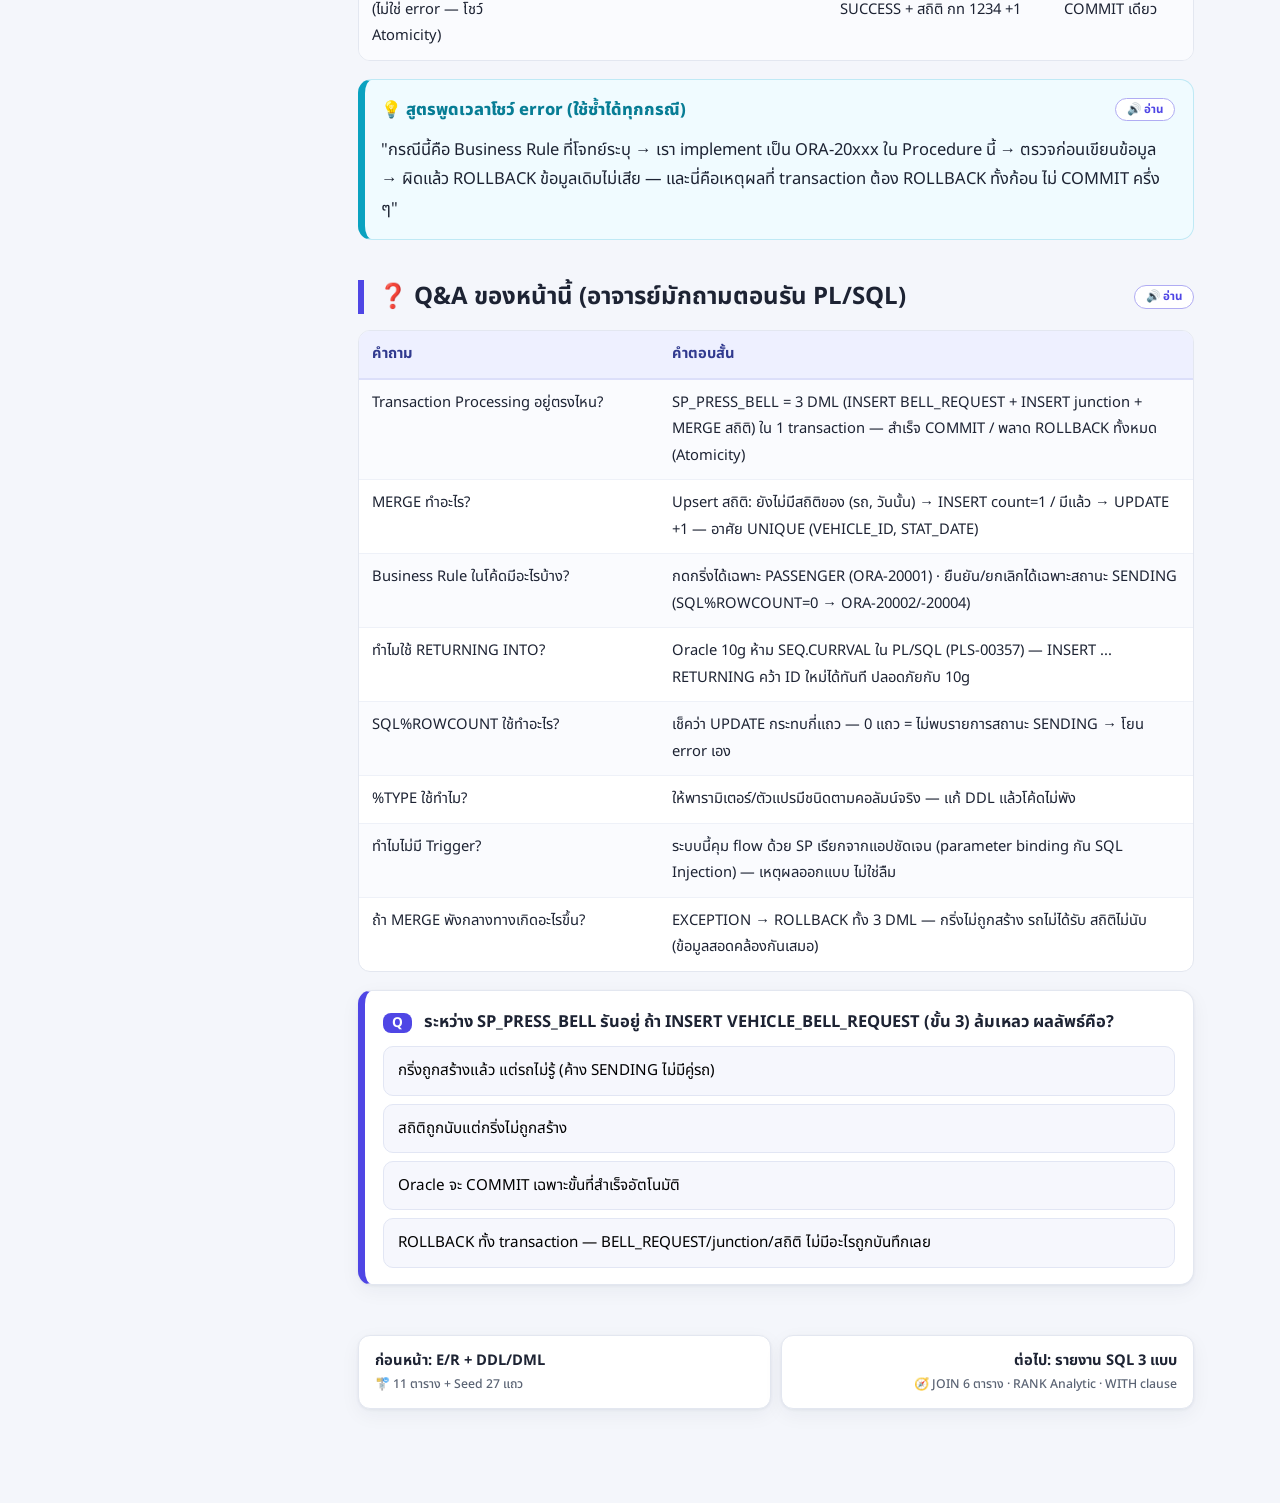
<file: p2-plsql.html>
<!DOCTYPE html>
<html lang="th">
<head>
<meta charset="UTF-8">
<meta name="viewport" content="width=device-width, initial-scale=1.0">
<title>Part II · PL/SQL Transaction Processing (Smart Bus Bell) — เว็บติวสอบ Project Database</title>
<link rel="icon" href="data:image/svg+xml,<svg xmlns=%22http://www.w3.org/2000/svg%22 viewBox=%220 0 100 100%22><text y=%22.9em%22 font-size=%2290%22>🎓</text></svg>">
<link rel="preconnect" href="https://fonts.googleapis.com">
<link rel="preconnect" href="https://fonts.gstatic.com" crossorigin>
<link href="https://fonts.googleapis.com/css2?family=Noto+Sans+Thai:wght@400;500;600;700;800&display=swap" rel="stylesheet">
<link rel="stylesheet" href="styles.css">
</head>
<body data-tts="1">
<div id="progressBar"></div>
<div class="backdrop"></div>

<header class="topbar">
  <button class="hamburger" aria-label="เปิดเมนู">☰</button>
  <div class="topbar-title">🎓 ติวสอบ Project Database</div>
</header>

<div class="layout">
  <nav class="sidebar" aria-label="เมนูหลัก">
    <div class="side-brand">🎓 Project DB Prep<small>สอบ Project Face-to-face • 2 Business Domain</small></div>
    <div class="side-note">💡 <b>กฎเหล็ก:</b> ลำดับรัน 00→05 • DROP ให้อาจารย์ดู • ทุกคนตอบ "ทำไม" ได้เหมือนกัน</div>
    <a class="nav-link" href="index.html"><span class="nav-emoji">🏠</span> หน้าแรก + โจทย์อาจารย์</a>
    <div class="side-group">PART I — อ.อู๊ด (เวียน + ประกาศ)</div>
    <a class="nav-link" href="p1-usecase.html"><span class="nav-emoji">📋</span> Use Case + Traceability</a>
    <a class="nav-link" href="p1-er-ddl-dml.html"><span class="nav-emoji">🗄️</span> E/R + DDL/DML <span class="nav-pts">11 ตาราง</span></a>
    <a class="nav-link" href="p1-plsql.html"><span class="nav-emoji">⚙️</span> PL/SQL Transaction</a>
    <a class="nav-link" href="p1-join.html"><span class="nav-emoji">🔗</span> SQL JOIN 6 ข้อ</a>
    <div class="side-group">PART II — อ.ผึ้ง (Smart Bus Bell)</div>
    <a class="nav-link" href="p2-usecase.html"><span class="nav-emoji">🚌</span> Use Case + REG1–17</a>
    <a class="nav-link" href="p2-er-ddl-dml.html"><span class="nav-emoji">🚏</span> E/R + DDL/DML <span class="nav-pts">11 ตาราง</span></a>
    <a class="nav-link" href="p2-plsql.html"><span class="nav-emoji">🚦</span> PL/SQL Transaction</a>
    <a class="nav-link" href="p2-join.html"><span class="nav-emoji">🧭</span> รายงาน SQL 3 แบบ</a>
    <div class="side-group">สาธิตหน้าห้อง</div>
    <a class="nav-link" href="verify-demo.html"><span class="nav-emoji">🎤</span> ลำดับ demo + Q&A</a>
  </nav>

  <main class="main">
    <div class="content">

      <section class="page-head">
        <p class="crumb"><a href="index.html">หน้าแรก</a> • PART II — Smart Bus Bell &amp; IoT Tracking System (อ.ผึ้ง)</p>
        <h1>🚦 PL/SQL Transaction Processing — Procedure 4 ตัว + Demo Block ครอบโจทย์หลัก "กดกริ่งลงรถ"</h1>
        <div class="head-meta">
          <span class="badge">SP 4 ตัว</span><span class="badge">RETURNING INTO · MERGE · SQL%ROWCOUNT</span><span class="badge gold">ไฟล์ 3 (Oracle 10g R2)</span>
        </div>
      </section>

      <div class="box box-exam">
        <p class="box-title">① อาจารย์ต้องการอะไร (โจทย์ข้อนี้)</p>
        <p>"<strong>2- เขียน PL/SQL ตามโจทย์หลักของระบบงาน (Transaction Processing)</strong>" —
        โจทย์หลักของระบบนี้คือ: <strong>กดกริ่งลงรถ → ส่งสัญญาณถึงรถ → อัปเดตสถิติ ใน transaction เดียว</strong> —
        SP_PRESS_BELL คือคำตอบตรง ๆ: 3 DML + COMMIT/ROLLBACK ใน Procedure เดียว · สคริปต์ deploy บน server แล้ว วันสอบรับซ้ำและซักถาม —
        จุดที่อาจารย์ซักหนักคือ <strong>ข้อจำกัด Oracle 10g 3 ข้อด้านล่าง</strong> (เจอจริงตอน deploy)</p>
      </div>

      <div class="big-warn">
        <p class="box-title">⚠️ ข้อจำกัด Oracle 10g 3 ข้อ — "จุดโปรดของอาจารย์" ที่เจอจริงบน server (ตอบได้ = ผ่านใหญ่)</p>
        <div class="tbl-wrap">
          <table class="tbl compact">
            <tr><th>ข้อจำกัด</th><th>อาการถ้าทำผิด</th><th>วิธีแก้ในสคริปต์ของเรา</th></tr>
            <tr><td><strong>1. ห้ามใช้ SEQ.CURRVAL ใน PL/SQL expression</strong> (10g เท่านั้น — 11g+ ทำได้)</td><td><code>PLS-00357</code></td><td>ใช้ <code>INSERT ... RETURNING id INTO ตัวแปร</code> คว้า ID ที่เพิ่ง insert กลับมา — ใช้ใน SP_PRESS_BELL และ SP_SEND_DIGITAL_SIGNAL</td></tr>
            <tr><td><strong>2. Account ไม่มีสิทธิ์ CREATE VIEW</strong></td><td><code>ORA-01031: insufficient privileges</code></td><td>รายงาน 3 ใช้ <code>WITH ... AS</code> (Subquery Factoring) สร้าง "view ชั่วคราวใน query เดียว" แทน — ผลเหมือนกัน</td></tr>
            <tr><td><strong>3. USER_TABLES ไม่มีคอลัมน์ OWNER</strong> (script ต้นฉบับอาจารย์รันไม่ผ่าน)</td><td><code>ORA-00904: "USER_TABLES"."OWNER": invalid identifier</code></td><td>ไฟล์ 5 แก้เป็น <code>USER AS OWNER</code> (USER = ฟังก์ชันคืนชื่อ schema ปัจจุบัน · OWNER มีจริงเฉพาะ ALL_TABLES/DBA_TABLES ซึ่งต้องสิทธิ์สูง)</td></tr>
          </table>
        </div>
        <p style="margin-bottom:0;">เกร็ดเสริม: Oracle 10g ไม่มี AUTO_INCREMENT → ใช้ SEQUENCE.NEXTVAL · ไม่มี ENUM → ใช้ VARCHAR2 + CHECK</p>
      </div>

      <h2>🧠 พื้นฐานที่ต้องพูดให้ออกก่อนรันโค้ด</h2>
      <div class="box box-basics">
        <p class="box-title">Transaction ของระบบนี้อยู่ตรงไหน — ตอบพร้อมเดินให้ดู</p>
        <p><strong>SP_PRESS_BELL = 1 transaction ครบ 3 DML</strong>: ① INSERT BELL_REQUEST (สถานะ SENDING) → ② INSERT VEHICLE_BELL_REQUEST (ส่งสัญญาณถึงรถผ่าน junction) → ③ MERGE ALERT_STATISTICS (สถิติรถวันนี้ +1) →
        <strong>สำเร็จทั้งหมดจึง COMMIT · พลาดขั้นไหน ROLLBACK ทั้งหมด</strong> (Atomicity) — ข้อมูลไม่มีวันครึ่ง ๆ เช่น "กดแล้วแต่รถไม่รู้"</p>
      </div>
      <div class="term">
        <p><span class="term-word">RETURNING ... INTO</span> — INSERT เสร็จปั๊บ ดึงค่าคอลัมน์ที่เพิ่งใส่ (เช่น ID จาก SEQUENCE) กลับมาเก็บในตัวแปร — ทางออกของ 10g แทน SEQ.CURRVAL</p>
        <p><span class="term-word">MERGE (Upsert)</span> — "ถ้ามีแถวนี้อยู่แล้ว → UPDATE / ถ้ายังไม่มี → INSERT" ทำในคำสั่งเดียว (WHEN MATCHED / WHEN NOT MATCHED)</p>
        <p><span class="term-word">SQL%ROWCOUNT</span> — นับว่าคำสั่งล่าสุด (UPDATE/DELETE) กระทบไปกี่แถว — = 0 แปลว่าไม่เจอแถวที่ต้องการ → โยน error เอง</p>
        <p><span class="term-word">%TYPE</span> — ให้ตัวแปร/พารามิเตอร์มีชนิดตามคอลัมน์จริง เช่น <code>P_USER_ID IN BELL_REQUEST.USER_ID%TYPE</code> — แก้ DDL แล้วโค้ดไม่พัง</p>
        <p><span class="term-word">Parameter Binding</span> — SP ทุกตัวรับค่าผ่านพารามิเตอร์ ไม่ต่อสตริง SQL (กัน SQL Injection — โจทย์ซักถามได้)</p>
      </div>

      <h3>จับคู่ Procedure ↔ โจทย์หลัก ↔ ตาราง</h3>
      <div class="tbl-wrap">
        <table class="tbl compact">
          <tr><th>PL/SQL</th><th>โจทย์หลักที่รองรับ</th><th>Business Rule ที่ implement</th><th>ตารางที่เขียน</th></tr>
          <tr><td><code>SP_PRESS_BELL</code></td><td>ผู้โดยสารกดกริ่งลงรถ</td><td>กดได้เฉพาะ PASSENGER → <strong>-20001</strong> · สถานะเริ่ม SENDING</td><td>BELL_REQUEST + VEHICLE_BELL_REQUEST + ALERT_STATISTICS</td></tr>
          <tr><td><code>SP_SEND_DIGITAL_SIGNAL</code></td><td>ส่งสัญญาณไปกริ่งดิจิตอลประจำรถ</td><td>USER_ID ต้องมีจริง → <strong>-20003</strong></td><td>DIGITAL_BELL_SIGNAL + VEHICLE_DIGITAL_SIGNAL + ALERT_STATISTICS</td></tr>
          <tr><td><code>SP_COMPLETE_ALIGHT</code></td><td>คนขับยืนยันว่าลงรถแล้ว (SENDING → SUCCESS)</td><td>ยืนยันได้เฉพาะ SENDING (SQL%ROWCOUNT=0 → <strong>-20002</strong>)</td><td>BELL_REQUEST</td></tr>
          <tr><td><code>SP_CANCEL_BELL</code></td><td>ยกเลิกการกดกริ่ง (SENDING → CANCELLED)</td><td>ยกเลิกได้เฉพาะ SENDING (<strong>-20004</strong>)</td><td>BELL_REQUEST</td></tr>
          <tr><td>Anonymous Block</td><td>สาธิต Transaction ต่อหน้าอาจารย์: กดกริ่ง → ยืนยันลง ต่อเนื่อง</td><td>—</td><td>เรียกใช้ SP 2 ตัว</td></tr>
        </table>
      </div>

      <h2>⚙️ โค้ดไฟล์ 3 เต็ม — อ่านทีละก้อน</h2>

      <h3>ก้อนที่ 1 · SP_PRESS_BELL — Transaction หลักของระบบ ⭐</h3>
      <span class="file-tag">oracle_3_plsql.sql · PROCEDURE 1</span>
      <pre class="code sql"><span class="cm">-- ----------------------------------------------------------------------------</span></span>
<span class="cm">-- SP_PRESS_BELL : ผู้โดยสารกดกริ่งลงรถ (1 transaction = 3 DML + COMMIT/ROLLBACK)</span></span>
<span class="cm">-- ----------------------------------------------------------------------------</span></span>
<span class="kw">CREATE</span></span> <span class="kw">OR</span></span> <span class="kw">REPLACE</span></span> <span class="kw">PROCEDURE</span></span> SP_PRESS_BELL (
  P_USER_ID     <span class="kw">IN</span></span>  BELL_REQUEST.USER_ID%<span class="kw">TYPE</span></span>,       -- ผู้กดกริ่ง
  P_VEHICLE_ID  <span class="kw">IN</span></span>  VEHICLE.VEHICLE_ID%<span class="kw">TYPE</span></span>,         -- รถเป้าหมาย
  P_BELL_REQ_ID <span class="kw">OUT</span></span> BELL_REQUEST.BELL_REQ_ID%<span class="kw">TYPE</span></span>   -- คืน ID รายการที่สร้าง
) <span class="kw">IS</span></span>
  V_ROLE_NAME USER_TYPE.ROLE_NAME%<span class="kw">TYPE</span></span>;
<span class="kw">BEGIN</span></span>
<span class="cm">  -- (1) Business Rule: ต้องเป็น PASSENGER เท่านั้น</span></span>
  <span class="kw">SELECT</span></span> ut.ROLE_NAME <span class="kw">INTO</span></span> V_ROLE_NAME
  <span class="kw">FROM</span></span> USERS u <span class="kw">JOIN</span></span> USER_TYPE ut <span class="kw">ON</span></span> ut.ROLE_ID = u.ROLE_ID
  <span class="kw">WHERE</span></span> u.USER_ID = P_USER_ID;

  <span class="kw">IF</span></span> V_ROLE_NAME &lt;&gt; <span class="st">'PASSENGER'</span></span> <span class="kw">THEN</span></span>
    <span class="fn">RAISE_APPLICATION_ERROR</span></span>(-<span class="fn">20001</span></span>,
      <span class="st">'ผู้กดกริ่งต้องเป็น PASSENGER เท่านั้น (ได้บทบาท: '</span></span>||V_ROLE_NAME||<span class="st">')'</span></span>);
  <span class="kw">END</span></span> <span class="kw">IF</span></span>;

<span class="cm">  -- (2) สร้างรายการกดกริ่ง (สถานะเริ่ม SENDING)</span></span>
<span class="cm">  -- หมายเหตุ: Oracle 10g ห้ามใช้ SEQ.CURRVAL ใน PL/SQL expression (ทำได้เฉพาะ 11g+)</span></span>
<span class="cm">  --           จึงใช้ RETURNING INTO เพื่อคว้า ID ที่เพิ่ง insert กลับมาแทน</span></span>
  <span class="kw">INSERT</span></span> <span class="kw">INTO</span></span> BELL_REQUEST (BELL_REQ_ID, USER_ID, REQ_TIME, NOTIFY_STATUS)
  <span class="kw">VALUES</span></span> (SEQ_BELL_REQ.<span class="fn">NEXTVAL</span></span>, P_USER_ID, <span class="fn">SYSDATE</span></span>, <span class="st">'SENDING'</span></span>)
  <span class="kw">RETURNING</span></span> BELL_REQ_ID <span class="kw">INTO</span></span> P_BELL_REQ_ID;

<span class="cm">  -- (3) ส่งสัญญาณถึงรถเป้าหมาย (ผ่าน Junction Table ของ N:M)</span></span>
  <span class="kw">INSERT</span></span> <span class="kw">INTO</span></span> VEHICLE_BELL_REQUEST (BELL_REQ_ID, VEHICLE_ID, SENT_AT)
  <span class="kw">VALUES</span></span> (P_BELL_REQ_ID, P_VEHICLE_ID, <span class="fn">SYSDATE</span></span>);

<span class="cm">  -- (4) อัปเดตสถิติการแจ้งเตือนของรถ (Upsert ด้วย MERGE)</span></span>
  <span class="kw">MERGE</span></span> <span class="kw">INTO</span></span> ALERT_STATISTICS a
  <span class="kw">USING</span></span> (<span class="kw">SELECT</span></span> P_VEHICLE_ID <span class="kw">AS</span></span> VID, <span class="fn">TRUNC</span></span>(<span class="fn">SYSDATE</span></span>) <span class="kw">AS</span></span> D <span class="kw">FROM</span></span> DUAL) s
  <span class="kw">ON</span></span> (a.VEHICLE_ID = s.VID <span class="kw">AND</span></span> a.STAT_DATE = s.D)
  <span class="kw">WHEN</span></span> <span class="kw">MATCHED</span></span> <span class="kw">THEN</span></span> <span class="kw">UPDATE</span></span> <span class="kw">SET</span></span> a.ALERT_COUNT = a.ALERT_COUNT + <span class="fn">1</span></span>
  <span class="kw">WHEN</span></span> <span class="kw">NOT</span></span> <span class="kw">MATCHED</span></span> <span class="kw">THEN</span></span>
    <span class="kw">INSERT</span></span> (STAT_ID, VEHICLE_ID, STAT_DATE, ALERT_COUNT)
    <span class="kw">VALUES</span></span> (SEQ_ALERT_STAT.<span class="fn">NEXTVAL</span></span>, s.VID, s.D, <span class="fn">1</span></span>);

  <span class="kw">COMMIT</span></span>;                                   -- สำเร็จทั้งหมดจึง <span class="kw">COMMIT</span></span>
<span class="kw">EXCEPTION</span></span>
  <span class="kw">WHEN</span></span> <span class="kw">OTHERS</span></span> <span class="kw">THEN</span></span>
    <span class="kw">ROLLBACK</span></span>;                               -- ผิดพลาด = ยกเลิกทั้ง transaction
    <span class="kw">RAISE</span></span>;                                  -- ส่ง error กลับผู้เรียก
<span class="kw">END</span></span>;
/</pre>
      <ul>
        <li><strong>ขั้น (1)</strong> — JOIN USERS×USER_TYPE ดึงชื่อบทบาทของคนกด ถ้าไม่ใช่ PASSENGER → <strong>-20001</strong> (Business Rule ที่โจทย์ระบุ) · <code>&lt;&gt;</code> อ่านว่า "ไม่เท่ากับ"</li>
        <li><strong>ขั้น (2)</strong> — INSERT สถานะเริ่ม <strong>SENDING</strong> + <code>RETURNING BELL_REQ_ID INTO P_BELL_REQ_ID</code> — คว้า ID ใหม่ทันที (ทางแก้ Oracle 10g)</li>
        <li><strong>ขั้น (3)</strong> — เขียนลง <strong>Junction Table</strong> = "สัญญาณถึงรถ" — คือการใช้ตารางกลาง N:M ที่ออกแบบไว้จริง</li>
        <li><strong>ขั้น (4)</strong> — <strong>MERGE</strong>: เทียบ (รถ, วันนี้) กับ ALERT_STATISTICS มีแถวอยู่แล้ว → นับ +1 / ยังไม่มี → INSERT เริ่มที่ 1 · <code>TRUNC(SYSDATE)</code> = ตัดเวลาเหลือแค่วันที่</li>
        <li><strong>COMMIT เดียวจบ 3 DML</strong> — <code>WHEN OTHERS → ROLLBACK + RAISE</code>: พังกลางทางย้อนทุกอย่าง (Atomicity) และไม่กลืน error</li>
      </ul>

      <h3>🌱 ไล่อ่าน SP_PRESS_BELL ทีละบรรทัด (แปลเป็นไทยล้วน)</h3>
      <div class="tbl-wrap">
        <table class="tbl compact">
          <tr><th style="width:54%;">โค้ด (ย่อ)</th><th>แปลว่าอะไร / ทำไมต้องมี</th></tr>
          <tr><td><code>P_USER_ID IN ..., P_VEHICLE_ID IN ..., P_BELL_REQ_ID OUT ...</code></td><td>รับ 2 ค่าเข้า (ใครกด, รถคันไหน) + คืน 1 ค่าออก (ID รายการที่เพิ่งสร้าง)</td></tr>
          <tr><td><code>V_ROLE_NAME USER_TYPE.ROLE_NAME%TYPE;</code></td><td>กล่องเก็บชื่อบทบาท (%TYPE = ชนิดตามคอลัมน์จริง)</td></tr>
          <tr><td><code>SELECT ut.ROLE_NAME INTO V_ROLE_NAME FROM USERS u JOIN USER_TYPE ut ...</code></td><td>ดึงชื่อบทบาทของคนกด (JOIN เพราะบทบาทเก็บเป็นรหัส อยากได้ชื่อ)</td></tr>
          <tr><td><code>IF V_ROLE_NAME &lt;&gt; 'PASSENGER' THEN RAISE...(-20001)</code></td><td>ไม่ใช่ผู้โดยสาร → หยุดทันที (กฎธุรกิจข้อแรก)</td></tr>
          <tr><td><code>INSERT INTO BELL_REQUEST ... 'SENDING' RETURNING BELL_REQ_ID INTO P_BELL_REQ_ID;</code></td><td>สร้างรายการกริ่งสถานะ SENDING + คว้า ID ใหม่กลับมา (10g-safe)</td></tr>
          <tr><td><code>INSERT INTO VEHICLE_BELL_REQUEST ... P_BELL_REQ_ID, P_VEHICLE_ID ...</code></td><td>บอกรถคันเป้าหมายว่ามีกริ่งส่งมา (ใช้ ID ที่เพิ่งได้)</td></tr>
          <tr><td><code>MERGE INTO ALERT_STATISTICS ... WHEN MATCHED → +1 / WHEN NOT MATCHED → INSERT 1</code></td><td>อัปเดตสถิติรถวันนี้แบบ Upsert — มีก็บวก ไม่มีก็สร้าง (อาศัย UNIQUE รถ+วัน)</td></tr>
          <tr><td><code>COMMIT;</code></td><td>ครบทั้ง 3 DML แล้วจึงบันทึกถาวรครั้งเดียว</td></tr>
          <tr><td><code>EXCEPTION WHEN OTHERS THEN ROLLBACK; RAISE;</code></td><td>พังกลางทาง → ย้อนทั้ง Transaction แล้วโยน error ต่อ</td></tr>
        </table>
      </div>

      <h3>ก้อนที่ 2 · SP_SEND_DIGITAL_SIGNAL — กริ่งดิจิตอลประจำรถ</h3>
      <span class="file-tag">oracle_3_plsql.sql · PROCEDURE 2</span>
      <pre class="code sql"><span class="kw">CREATE</span></span> <span class="kw">OR</span></span> <span class="kw">REPLACE</span></span> <span class="kw">PROCEDURE</span></span> SP_SEND_DIGITAL_SIGNAL (
  P_USER_ID     <span class="kw">IN</span></span>  DIGITAL_BELL_SIGNAL.USER_ID%<span class="kw">TYPE</span></span>,
  P_VEHICLE_ID  <span class="kw">IN</span></span>  VEHICLE.VEHICLE_ID%<span class="kw">TYPE</span></span>,
  P_SIGNAL_ID   <span class="kw">OUT</span></span> DIGITAL_BELL_SIGNAL.SIGNAL_ID%<span class="kw">TYPE</span></span>
) <span class="kw">IS</span></span>
  V_CNT <span class="kw">NUMBER</span></span>;
<span class="kw">BEGIN</span></span>
  <span class="kw">SELECT</span></span> <span class="fn">COUNT</span></span>(*) <span class="kw">INTO</span></span> V_CNT <span class="kw">FROM</span></span> USERS <span class="kw">WHERE</span></span> USER_ID = P_USER_ID;
  <span class="kw">IF</span></span> V_CNT = <span class="fn">0</span></span> <span class="kw">THEN</span></span>
    <span class="fn">RAISE_APPLICATION_ERROR</span></span>(-<span class="fn">20003</span></span>, <span class="st">'ไม่พบ USER_ID นี้ในระบบ'</span></span>);
  <span class="kw">END</span></span> <span class="kw">IF</span></span>;

  <span class="kw">INSERT</span></span> <span class="kw">INTO</span></span> DIGITAL_BELL_SIGNAL (SIGNAL_ID, USER_ID, SIGNAL_DATE)
  <span class="kw">VALUES</span></span> (SEQ_DIG_SIGNAL.<span class="fn">NEXTVAL</span></span>, P_USER_ID, <span class="fn">TRUNC</span></span>(<span class="fn">SYSDATE</span></span>))
  <span class="kw">RETURNING</span></span> SIGNAL_ID <span class="kw">INTO</span></span> P_SIGNAL_ID;   -- 10g-compatible (ไม่ใช้ SEQ.<span class="fn">CURRVAL</span></span>)

  <span class="kw">INSERT</span></span> <span class="kw">INTO</span></span> VEHICLE_DIGITAL_SIGNAL (SIGNAL_ID, VEHICLE_ID, SENT_AT)
  <span class="kw">VALUES</span></span> (P_SIGNAL_ID, P_VEHICLE_ID, <span class="fn">SYSDATE</span></span>);

  <span class="kw">MERGE</span></span> <span class="kw">INTO</span></span> ALERT_STATISTICS a
  <span class="kw">USING</span></span> (<span class="kw">SELECT</span></span> P_VEHICLE_ID <span class="kw">AS</span></span> VID, <span class="fn">TRUNC</span></span>(<span class="fn">SYSDATE</span></span>) <span class="kw">AS</span></span> D <span class="kw">FROM</span></span> DUAL) s
  <span class="kw">ON</span></span> (a.VEHICLE_ID = s.VID <span class="kw">AND</span></span> a.STAT_DATE = s.D)
  <span class="kw">WHEN</span></span> <span class="kw">MATCHED</span></span> <span class="kw">THEN</span></span> <span class="kw">UPDATE</span></span> <span class="kw">SET</span></span> a.ALERT_COUNT = a.ALERT_COUNT + <span class="fn">1</span></span>
  <span class="kw">WHEN</span></span> <span class="kw">NOT</span></span> <span class="kw">MATCHED</span></span> <span class="kw">THEN</span></span>
    <span class="kw">INSERT</span></span> (STAT_ID, VEHICLE_ID, STAT_DATE, ALERT_COUNT)
    <span class="kw">VALUES</span></span> (SEQ_ALERT_STAT.<span class="fn">NEXTVAL</span></span>, s.VID, s.D, <span class="fn">1</span></span>);

  <span class="kw">COMMIT</span></span>;
<span class="kw">EXCEPTION</span></span>
  <span class="kw">WHEN</span></span> <span class="kw">OTHERS</span></span> <span class="kw">THEN</span></span> <span class="kw">ROLLBACK</span></span>; <span class="kw">RAISE</span></span>;
<span class="kw">END</span></span>;
/</pre>
      <ul>
        <li>โครงเดียวกับ SP_PRESS_BELL แต่ตรวจด้วย <code>COUNT(*)</code> (มีคนนี้ไหม → <strong>-20003</strong>) แล้วเดินสาย junction อีกด้าน (DIGITAL_BELL_SIGNAL + VEHICLE_DIGITAL_SIGNAL) และ MERGE สถิติเหมือนกัน</li>
      </ul>

      <h3>ก้อนที่ 3–4 · SP_COMPLETE_ALIGHT + SP_CANCEL_BELL — เปลี่ยนสถานะด้วย SQL%ROWCOUNT</h3>
      <span class="file-tag">oracle_3_plsql.sql · PROCEDURE 3–4</span>
      <pre class="code sql"><span class="cm">-- SP_COMPLETE_ALIGHT : คนขับยืนยันว่าผู้โดยสารลงรถแล้ว (SENDING -&gt; SUCCESS)</span></span>
<span class="kw">CREATE</span></span> <span class="kw">OR</span></span> <span class="kw">REPLACE</span></span> <span class="kw">PROCEDURE</span></span> SP_COMPLETE_ALIGHT (
  P_BELL_REQ_ID <span class="kw">IN</span></span> BELL_REQUEST.BELL_REQ_ID%<span class="kw">TYPE</span></span>
) <span class="kw">IS</span></span>
<span class="kw">BEGIN</span></span>
  <span class="kw">UPDATE</span></span> BELL_REQUEST
  <span class="kw">SET</span></span> NOTIFY_STATUS = <span class="st">'SUCCESS'</span></span>, ALIGHT_TIME = <span class="fn">SYSDATE</span></span>
  <span class="kw">WHERE</span></span> BELL_REQ_ID = P_BELL_REQ_ID <span class="kw">AND</span></span> NOTIFY_STATUS = <span class="st">'SENDING'</span></span>;

  <span class="kw">IF</span></span> SQL%ROWCOUNT = <span class="fn">0</span></span> <span class="kw">THEN</span></span>
    <span class="fn">RAISE_APPLICATION_ERROR</span></span>(-<span class="fn">20002</span></span>,
      <span class="st">'ไม่พบรายการกดกริ่งสถานะ SENDING ตาม ID นี้ (อาจสำเร็จ/ยกเลิกไปแล้ว)'</span></span>);
  <span class="kw">END</span></span> <span class="kw">IF</span></span>;
  <span class="kw">COMMIT</span></span>;
<span class="kw">EXCEPTION</span></span>
  <span class="kw">WHEN</span></span> <span class="kw">OTHERS</span></span> <span class="kw">THEN</span></span> <span class="kw">ROLLBACK</span></span>; <span class="kw">RAISE</span></span>;
<span class="kw">END</span></span>;
/

<span class="cm">-- SP_CANCEL_BELL : ยกเลิกรายการกดกริ่ง (SENDING -&gt; CANCELLED)</span></span>
<span class="kw">CREATE</span></span> <span class="kw">OR</span></span> <span class="kw">REPLACE</span></span> <span class="kw">PROCEDURE</span></span> SP_CANCEL_BELL (
  P_BELL_REQ_ID <span class="kw">IN</span></span> BELL_REQUEST.BELL_REQ_ID%<span class="kw">TYPE</span></span>
) <span class="kw">IS</span></span>
<span class="kw">BEGIN</span></span>
  <span class="kw">UPDATE</span></span> BELL_REQUEST
  <span class="kw">SET</span></span> NOTIFY_STATUS = <span class="st">'CANCELLED'</span></span>
  <span class="kw">WHERE</span></span> BELL_REQ_ID = P_BELL_REQ_ID <span class="kw">AND</span></span> NOTIFY_STATUS = <span class="st">'SENDING'</span></span>;

  <span class="kw">IF</span></span> SQL%ROWCOUNT = <span class="fn">0</span></span> <span class="kw">THEN</span></span>
    <span class="fn">RAISE_APPLICATION_ERROR</span></span>(-<span class="fn">20004</span></span>,
      <span class="st">'ยกเลิกไม่ได้: ไม่พบรายการสถานะ SENDING ตาม ID นี้'</span></span>);
  <span class="kw">END</span></span> <span class="kw">IF</span></span>;
  <span class="kw">COMMIT</span></span>;
<span class="kw">EXCEPTION</span></span>
  <span class="kw">WHEN</span></span> <span class="kw">OTHERS</span></span> <span class="kw">THEN</span></span> <span class="kw">ROLLBACK</span></span>; <span class="kw">RAISE</span></span>;
<span class="kw">END</span></span>;
/</pre>
      <ul>
        <li>เทคนิคเด็ด: เงื่อนไข "ต้องเป็น SENDING เท่านั้น" ฝังใน WHERE ของ UPDATE — ถ้าสถานะไม่ใช่ SENDING แถวไม่ถูกกระทบ → <code>SQL%ROWCOUNT = 0</code> → โยน error (<strong>-20002 / -20004</strong>) — ไม่ต้อง SELECT เช็คก่อน 2 รอบ</li>
        <li>SP_COMPLETE_ALIGHT ยังประทับ <code>ALIGHT_TIME = SYSDATE</code> (เวลาลง — Attribute กำกับความสัมพันธ์ใน ER) ตอนยืนยัน</li>
      </ul>

      <h3>ก้อนสุดท้าย · Anonymous Block — สาธิต Transaction ต่อหน้าอาจารย์</h3>
      <span class="file-tag">oracle_3_plsql.sql · ตัวอย่างการเรียกใช้</span>
      <pre class="code sql"><span class="kw">SET</span></span> SERVEROUTPUT <span class="kw">ON</span></span>

<span class="kw">DECLARE</span></span>
  V_REQ BELL_REQUEST.BELL_REQ_ID%<span class="kw">TYPE</span></span>;
  V_UID USERS.USER_ID%<span class="kw">TYPE</span></span>;
  V_VID VEHICLE.VEHICLE_ID%<span class="kw">TYPE</span></span>;
<span class="kw">BEGIN</span></span>
  <span class="kw">SELECT</span></span> USER_ID   <span class="kw">INTO</span></span> V_UID <span class="kw">FROM</span></span> USERS   <span class="kw">WHERE</span></span> PHONE    = <span class="st">'0800000003'</span></span>;
  <span class="kw">SELECT</span></span> VEHICLE_ID <span class="kw">INTO</span></span> V_VID <span class="kw">FROM</span></span> VEHICLE <span class="kw">WHERE</span></span> PLATE_NO = <span class="st">'กท 1234'</span></span>;

  SP_PRESS_BELL(V_UID, V_VID, V_REQ);
  <span class="fn">DBMS_OUTPUT.PUT_LINE</span></span>(<span class="st">'สร้างรายการกดกริ่ง ID = '</span></span> || V_REQ || <span class="st">' (สถานะ SENDING)'</span></span>);

  SP_COMPLETE_ALIGHT(V_REQ);
  <span class="fn">DBMS_OUTPUT.PUT_LINE</span></span>(<span class="st">'ยืนยันลงรถเรียบร้อย -&gt; สถานะ SUCCESS'</span></span>);
<span class="kw">END</span></span>;
/

<span class="cm">-- ตรวจสอบผลลัพธ์หลังรัน block ด้านบน</span></span>
<span class="kw">SELECT</span></span> BELL_REQ_ID, USER_ID, REQ_TIME, NOTIFY_STATUS, ALIGHT_TIME
<span class="kw">FROM</span></span> BELL_REQUEST <span class="kw">ORDER</span></span> <span class="kw">BY</span></span> BELL_REQ_ID;</pre>
      <ul>
        <li><code>SET SERVEROUTPUT ON</code> — เปิดให้ DBMS_OUTPUT พิมพ์ข้อความออกจอ (ไม่เปิดจะไม่เห็นอะไรเลย)</li>
        <li>DECLARE 3 ตัวแปร (%TYPE) → หา USER_ID จากเบอร์ + VEHICLE_ID จากทะเบียน (natural key อีกครั้ง) → เรียก SP_PRESS_BELL → เรียก SP_COMPLETE_ALIGHT — เห็นกระบวนการ "กดกริ่ง → ลงรถแล้ว" จบในหน้าจอเดียว</li>
        <li><strong>ผลที่ต้องเห็น:</strong> ข้อความ "สร้างรายการกดกริ่ง ID = 4 (สถานะ SENDING)" แล้ว "ยืนยันลงรถเรียบร้อย → SUCCESS" (ID=4 เพราะ seed ใช้ไป 3) — และผล SELECT ท้ายไฟล์มี BELL_REQ_ID 4 แถว สถานะ SUCCESS พร้อม ALIGHT_TIME</li>
      </ul>

      <h2>💥 กรณี error ที่ต้อง demo (ทุกกรณีเห็น raise + ROLLBACK)</h2>
      <div class="tbl-wrap">
        <table class="tbl compact">
          <tr><th>กรณี</th><th>วิธีเรียก (Anonymous Block)</th><th>ผลที่ต้องเห็น</th><th>จุดในโค้ดที่จับ</th></tr>
          <tr><td>คนขับ/แอดมินกดกริ่ง (ไม่ใช่ PASSENGER)</td><td><code>SP_PRESS_BELL(2, 1, V_REQ);</code> (2 = วิชัย DRIVER)</td><td><code>ORA-20001</code> ผู้กดกริ่งต้องเป็น PASSENGER เท่านั้น</td><td>IF ตรวจ V_ROLE_NAME</td></tr>
          <tr><td>ยืนยันรายการที่ไม่ใช่ SENDING</td><td><code>SP_COMPLETE_ALIGHT(1);</code> (ID=1 เป็น SUCCESS ไปแล้ว)</td><td><code>ORA-20002</code> ไม่พบรายการสถานะ SENDING</td><td>SQL%ROWCOUNT = 0</td></tr>
          <tr><td>ส่งสัญญาณด้วย USER ที่ไม่มีจริง</td><td><code>SP_SEND_DIGITAL_SIGNAL(999, 1, V_SIG);</code></td><td><code>ORA-20003</code> ไม่พบ USER_ID นี้ในระบบ</td><td>COUNT(*) = 0</td></tr>
          <tr><td>ยกเลิกรายการที่ไม่ใช่ SENDING</td><td><code>SP_CANCEL_BELL(1);</code></td><td><code>ORA-20004</code> ยกเลิกไม่ได้</td><td>SQL%ROWCOUNT = 0</td></tr>
          <tr><td>Transaction ตัวจริง (ไม่ใช่ error — โชว์ Atomicity)</td><td>รัน demo block ทั้งก้อน</td><td>กริ่งใหม่ ID=4 SENDING → SUCCESS + สถิติ กท 1234 +1</td><td>3 DML → COMMIT เดียว</td></tr>
        </table>
      </div>
      <div class="box box-tip">
        <p class="box-title">💡 สูตรพูดเวลาโชว์ error (ใช้ซ้ำได้ทุกกรณี)</p>
        <p>"กรณีนี้คือ Business Rule ที่โจทย์ระบุ → เรา implement เป็น ORA-20xxx ใน Procedure นี้ → ตรวจก่อนเขียนข้อมูล → ผิดแล้ว ROLLBACK ข้อมูลเดิมไม่เสีย — และนี่คือเหตุผลที่ transaction ต้อง ROLLBACK ทั้งก้อน ไม่ COMMIT ครึ่ง ๆ"</p>
      </div>

      <h2>❓ Q&A ของหน้านี้ (อาจารย์มักถามตอนรัน PL/SQL)</h2>
      <div class="tbl-wrap">
        <table class="tbl compact">
          <tr><th style="width:36%;">คำถาม</th><th>คำตอบสั้น</th></tr>
          <tr><td>Transaction Processing อยู่ตรงไหน?</td><td>SP_PRESS_BELL = 3 DML (INSERT BELL_REQUEST + INSERT junction + MERGE สถิติ) ใน 1 transaction — สำเร็จ COMMIT / พลาด ROLLBACK ทั้งหมด (Atomicity)</td></tr>
          <tr><td>MERGE ทำอะไร?</td><td>Upsert สถิติ: ยังไม่มีสถิติของ (รถ, วันนั้น) → INSERT count=1 / มีแล้ว → UPDATE +1 — อาศัย UNIQUE (VEHICLE_ID, STAT_DATE)</td></tr>
          <tr><td>Business Rule ในโค้ดมีอะไรบ้าง?</td><td>กดกริ่งได้เฉพาะ PASSENGER (ORA-20001) · ยืนยัน/ยกเลิกได้เฉพาะสถานะ SENDING (SQL%ROWCOUNT=0 → ORA-20002/-20004)</td></tr>
          <tr><td>ทำไมใช้ RETURNING INTO?</td><td>Oracle 10g ห้าม SEQ.CURRVAL ใน PL/SQL (PLS-00357) — INSERT ... RETURNING คว้า ID ใหม่ได้ทันที ปลอดภัยกับ 10g</td></tr>
          <tr><td>SQL%ROWCOUNT ใช้ทำอะไร?</td><td>เช็คว่า UPDATE กระทบกี่แถว — 0 แถว = ไม่พบรายการสถานะ SENDING → โยน error เอง</td></tr>
          <tr><td>%TYPE ใช้ทำไม?</td><td>ให้พารามิเตอร์/ตัวแปรมีชนิดตามคอลัมน์จริง — แก้ DDL แล้วโค้ดไม่พัง</td></tr>
          <tr><td>ทำไมไม่มี Trigger?</td><td>ระบบนี้คุม flow ด้วย SP เรียกจากแอปชัดเจน (parameter binding กัน SQL Injection) — เหตุผลออกแบบ ไม่ใช่ลืม</td></tr>
          <tr><td>ถ้า MERGE พังกลางทางเกิดอะไรขึ้น?</td><td>EXCEPTION → ROLLBACK ทั้ง 3 DML — กริ่งไม่ถูกสร้าง รถไม่ได้รับ สถิติไม่นับ (ข้อมูลสอดคล้องกันเสมอ)</td></tr>
        </table>
      </div>

      <div class="quiz" data-answer="3">
        <p class="quiz-q"><span class="qno">Q</span> ระหว่าง SP_PRESS_BELL รันอยู่ ถ้า INSERT VEHICLE_BELL_REQUEST (ขั้น 3) ล้มเหลว ผลลัพธ์คือ?</p>
        <div class="quiz-opts">
          <button class="quiz-opt">กริ่งถูกสร้างแล้ว แต่รถไม่รู้ (ค้าง SENDING ไม่มีคู่รถ)</button>
          <button class="quiz-opt">สถิติถูกนับแต่กริ่งไม่ถูกสร้าง</button>
          <button class="quiz-opt">Oracle จะ COMMIT เฉพาะขั้นที่สำเร็จอัตโนมัติ</button>
          <button class="quiz-opt">ROLLBACK ทั้ง transaction — BELL_REQUEST/junction/สถิติ ไม่มีอะไรถูกบันทึกเลย</button>
        </div>
        <div class="quiz-explain"><strong>เฉลย:</strong> WHEN OTHERS → ROLLBACK — Atomicity ทำให้ 3 DML เป็นเหมือนคำสั่งเดียว: สำเร็จทั้งก้อนหรือไม่มีอะไรเกิดขึ้นเลย</div>
      </div>

      <div class="prevnext">
        <a href="p2-er-ddl-dml.html">ก่อนหน้า: E/R + DDL/DML<small>🚏 11 ตาราง + Seed 27 แถว</small></a>
        <a class="next" href="p2-join.html">ต่อไป: รายงาน SQL 3 แบบ<small>🧭 JOIN 6 ตาราง · RANK Analytic · WITH clause</small></a>
      </div>

    </div>
  </main>
</div>
<script src="script.js"></script>
<script src="tts.js"></script>
</body>
</html>
</file>
<file: styles.css>
/* ============================================================
   เว็บติวสอบ Project Database — 2 Business Domain (responsive, mobile-first)
   ธีมต่อยอดจากเว็บติวสอบ Final DB
   ============================================================ */
:root {
  --bg: #f4f6fb;
  --card: #ffffff;
  --ink: #1d2333;
  --muted: #5b6474;
  --line: #e3e7f0;
  --primary: #4f46e5;
  --primary-soft: #eef0ff;
  --accent: #4f46e5;
  --radius: 14px;
  --shadow: 0 1px 3px rgba(23, 30, 60, .06), 0 6px 20px rgba(23, 30, 60, .05);
}

* { box-sizing: border-box; }

html { scroll-behavior: smooth; }

body {
  margin: 0;
  font-family: 'Noto Sans Thai', 'IBM Plex Sans Thai', 'Sarabun', 'Leelawadee UI', Tahoma, sans-serif;
  background: var(--bg);
  color: var(--ink);
  line-height: 1.8;
  font-size: 16.5px;
  -webkit-text-size-adjust: 100%;
}

/* ---------- Layout ---------- */
.layout { display: flex; min-height: 100vh; }

.sidebar {
  width: 272px;
  flex-shrink: 0;
  background: #131836;
  color: #e8eaff;
  position: sticky;
  top: 0;
  height: 100vh;
  overflow-y: auto;
  padding: 20px 14px 34px;
  z-index: 60;
}
.side-brand {
  font-weight: 800;
  font-size: 1.15rem;
  padding: 4px 10px 16px;
  letter-spacing: .2px;
}
.side-brand small { display: block; font-weight: 500; color: #9aa3d8; font-size: .8rem; }
.side-note {
  margin: 4px 10px 14px;
  padding: 10px 12px;
  background: #1d2450;
  border-radius: 12px;
  font-size: .82rem;
  color: #b6bdf0;
}
.side-note b { color: #ffd970; }

.nav-link {
  display: flex;
  align-items: center;
  gap: 10px;
  padding: 10px 12px;
  margin: 3px 0;
  border-radius: 12px;
  color: #cdd3f7;
  text-decoration: none;
  font-size: .95rem;
  transition: background .15s, color .15s;
}
.nav-link:hover { background: #222a5e; color: #fff; }
.nav-link.active { background: var(--primary); color: #fff; font-weight: 700; }
.nav-emoji { width: 26px; text-align: center; flex-shrink: 0; }
.nav-pts {
  margin-left: auto;
  background: rgba(255,255,255,.14);
  font-size: .72rem;
  font-weight: 700;
  padding: 1px 8px;
  border-radius: 999px;
}
.nav-link.active .nav-pts { background: rgba(255,255,255,.28); }

.main { flex: 1; min-width: 0; }

.content {
  max-width: 880px;
  margin: 0 auto;
  padding: 26px 22px 90px;
}

/* Mobile top bar + drawer */
.topbar {
  display: none;
  position: sticky;
  top: 0;
  z-index: 50;
  background: #131836;
  color: #fff;
  padding: 10px 14px;
  align-items: center;
  gap: 12px;
}
.topbar-title { font-weight: 700; font-size: .95rem; }
.hamburger {
  background: #222a5e;
  color: #fff;
  border: 0;
  border-radius: 10px;
  font-size: 1.15rem;
  width: 42px; height: 40px;
  cursor: pointer;
}
.backdrop {
  display: none;
  position: fixed; inset: 0;
  background: rgba(10, 14, 35, .55);
  z-index: 55;
}

@media (max-width: 1023px) {
  .topbar { display: flex; }
  .sidebar {
    position: fixed;
    left: 0; top: 0;
    transform: translateX(-105%);
    transition: transform .25s ease;
    box-shadow: 8px 0 30px rgba(0,0,0,.25);
  }
  body.nav-open .sidebar { transform: translateX(0); }
  body.nav-open .backdrop { display: block; }
  .content { padding: 18px 15px 80px; }
  body { font-size: 16px; }
}

/* ---------- Page head ---------- */
.page-head {
  background: linear-gradient(135deg, var(--accent), color-mix(in srgb, var(--accent) 60%, #1e2a78));
  color: #fff;
  border-radius: var(--radius);
  padding: 26px 26px 22px;
  margin-bottom: 26px;
  box-shadow: var(--shadow);
}
.page-head .crumb { margin: 0 0 6px; font-size: .85rem; opacity: .9; }
.page-head .crumb a { color: #ffe9a8; text-decoration: none; }
.page-head h1 { margin: 2px 0 8px; font-size: clamp(1.45rem, 3.6vw, 2.1rem); line-height: 1.35; }
.head-meta { display: flex; flex-wrap: wrap; gap: 8px; }
.badge {
  background: rgba(255,255,255,.18);
  border: 1px solid rgba(255,255,255,.35);
  padding: 2px 12px;
  border-radius: 999px;
  font-size: .82rem;
  font-weight: 600;
}
.badge.gold { background: #ffe9a8; color: #7a5300; border-color: #ffe9a8; }

/* ---------- Typography ---------- */
h2 {
  font-size: clamp(1.2rem, 2.6vw, 1.5rem);
  margin: 40px 0 12px;
  padding-left: 14px;
  border-left: 6px solid var(--accent);
  line-height: 1.45;
}
h3 { font-size: 1.12rem; margin: 26px 0 8px; }
p { margin: 10px 0; }
ul, ol { padding-left: 26px; margin: 10px 0; }
li { margin: 5px 0; }
/* กันคำ/ชื่อสถานะยาวต่อเนื่อง (เช่น DRAFT → PENDING) ล้นจอมือถือแคบ */
li, p, td, th, .quiz-explain, .term, .code-note, .box { overflow-wrap: anywhere; }
strong { color: #0f1530; }
hr.sep { border: 0; border-top: 1px dashed var(--line); margin: 34px 0; }

code, .code, .kbd {
  font-family: 'JetBrains Mono', 'Cascadia Code', Consolas, monospace;
}
code {
  background: #eef1f9;
  border: 1px solid #e0e5f2;
  padding: 1px 6px;
  border-radius: 6px;
  font-size: .88em;
  color: #3b3fa0;
  word-break: break-word;
}

pre.code {
  background: #101736;
  color: #dbe3ff;
  border-radius: 12px;
  padding: 16px 18px;
  overflow-x: auto;
  font-size: .87rem;
  line-height: 1.75;
  margin: 14px 0;
}
pre.code .kw { color: #7dd3fc; font-weight: 700; }
pre.code .cm { color: #8f9bc9; font-style: italic; }
pre.code .st { color: #fca5a5; }
pre.code .fn { color: #fde68a; }

/* ---------- Tables ---------- */
.tbl-wrap {
  overflow-x: auto;
  border: 1px solid var(--line);
  border-radius: 12px;
  margin: 16px 0;
  background: var(--card);
  -webkit-overflow-scrolling: touch;
}
table.tbl { border-collapse: collapse; width: 100%; min-width: 560px; font-size: .92rem; }
table.tbl.compact { min-width: 0; }
.tbl th {
  background: var(--primary-soft);
  color: #313a8f;
  text-align: left;
  padding: 10px 13px;
  border-bottom: 2px solid #dcdffa;
  white-space: nowrap;
}
.tbl td {
  padding: 10px 13px;
  border-bottom: 1px solid #eef1f8;
  vertical-align: top;
}
.tbl tr:last-child td { border-bottom: 0; }
.tbl tr:nth-child(even) td { background: #fafbfe; }
table.tbl.nowrap { min-width: 680px; }
.tbl.nowrap th, .tbl.nowrap td { white-space: nowrap; }

/* ---------- Boxes ---------- */
.box {
  border-radius: var(--radius);
  padding: 15px 18px 15px 16px;
  margin: 18px 0;
  border: 1px solid;
  border-left-width: 7px;
}
.box .box-title { font-weight: 800; margin: 0 0 6px; display: flex; align-items: center; gap: 8px; }
.box p:first-of-type { margin-top: 0; }
.box p:last-child, .box ul:last-child, .box ol:last-child { margin-bottom: 0; }

.box-basics { background: #eef6ff; border-color: #b9dcff; border-left-color: #2196f3; }
.box-basics .box-title { color: #0b6bcb; }
.box-analogy { background: #effaf3; border-color: #b7e6c8; border-left-color: #22a05a; }
.box-analogy .box-title { color: #157a42; }
.box-exam { background: #fff8e8; border-color: #ffe2a3; border-left-color: #f0a80c; }
.box-exam .box-title { color: #a36b00; }
.box-tip { background: #f0fbff; border-color: #bfe9f5; border-left-color: #0aa2c0; }
.box-tip .box-title { color: #077d95; }
.box-warn { background: #fff1f0; border-color: #ffc9c5; border-left-color: #e5484d; }
.box-warn .box-title { color: #c62a30; }
.box-mem { background: #f6f0ff; border-color: #ddc9ff; border-left-color: #7c3aed; }
.box-mem .box-title { color: #6a1fd0; }

/* ---------- Cards grid ---------- */
.grid { display: grid; gap: 14px; margin: 18px 0; }
.grid-2 { grid-template-columns: repeat(2, 1fr); }
.grid-3 { grid-template-columns: repeat(3, 1fr); }
@media (max-width: 760px) {
  .grid-2, .grid-3 { grid-template-columns: 1fr; }
}
.card {
  background: var(--card);
  border: 1px solid var(--line);
  border-radius: var(--radius);
  padding: 16px 18px;
  box-shadow: var(--shadow);
}
.card h4 { margin: 0 0 8px; font-size: 1.02rem; display: flex; align-items: center; gap: 8px; }
.card p { margin: 6px 0; font-size: .93rem; }
.card .tag {
  display: inline-block;
  font-size: .75rem;
  font-weight: 700;
  padding: 1px 10px;
  border-radius: 999px;
  margin-bottom: 6px;
}

/* ---------- Steps ---------- */
.steps > li {
  position: relative;
  padding: 0 0 20px 54px;
}
.steps { list-style: none; padding: 0; margin: 18px 0; counter-reset: step; }
.steps > li {
  counter-increment: step;
}
.steps > li::before {
  content: counter(step);
  position: absolute;
  left: 0; top: 0;
  width: 36px; height: 36px;
  border-radius: 50%;
  background: var(--accent);
  color: #fff;
  font-weight: 800;
  display: flex;
  align-items: center;
  justify-content: center;
  font-size: 1rem;
}
.steps > li::after {
  content: "";
  position: absolute;
  left: 17px; top: 40px; bottom: 2px;
  width: 2px;
  background: color-mix(in srgb, var(--accent) 30%, #fff);
}
.steps > li:last-child::after { display: none; }
.steps > li .step-title { font-weight: 800; display: block; margin-bottom: 2px; }
.steps > li p { margin: 4px 0; }

/* ---------- Diagrams (SVG) ---------- */
figure.diagram {
  background: var(--card);
  border: 1px solid var(--line);
  border-radius: var(--radius);
  padding: 16px 14px 10px;
  margin: 18px 0;
  overflow-x: auto;
  -webkit-overflow-scrolling: touch;
}
figure.diagram svg { display: block; margin: 0 auto; height: auto; max-width: 100%; }
figure.diagram figcaption {
  text-align: center;
  font-size: .87rem;
  color: var(--muted);
  margin-top: 8px;
}
.svg-text { font-family: 'Noto Sans Thai', 'Leelawadee UI', Tahoma, sans-serif; }

/* ---------- Details / เฉลย ---------- */
details.sol {
  background: #fbfcff;
  border: 1px solid var(--line);
  border-radius: 12px;
  padding: 0;
  margin: 12px 0;
}
details.sol summary {
  cursor: pointer;
  font-weight: 700;
  padding: 12px 16px;
  color: var(--primary);
  list-style: none;
  user-select: none;
}
details.sol summary::before { content: "▸ "; }
details.sol[open] summary::before { content: "▾ "; }
details.sol .sol-body { padding: 0 18px 14px; border-top: 1px dashed var(--line); padding-top: 12px; }

/* ---------- Quiz ---------- */
.quiz {
  background: var(--card);
  border: 1px solid var(--line);
  border-left: 7px solid var(--accent);
  border-radius: var(--radius);
  padding: 16px 18px;
  margin: 18px 0;
  box-shadow: var(--shadow);
}
.quiz-q { font-weight: 700; margin: 0 0 10px; }
.quiz-q .qno {
  background: var(--accent);
  color: #fff;
  border-radius: 8px;
  padding: 0 9px;
  margin-right: 8px;
  font-size: .85rem;
}
.quiz-opts { display: grid; gap: 8px; }
.quiz-opt {
  text-align: left;
  font: inherit;
  font-size: .95rem;
  background: #f6f7fd;
  border: 1.5px solid #e2e6f4;
  border-radius: 10px;
  padding: 10px 14px;
  cursor: pointer;
  transition: border-color .15s, background .15s;
}
.quiz-opt:hover { border-color: var(--accent); }
.quiz-opt.correct { background: #e7f9ee; border-color: #22a05a; font-weight: 700; }
.quiz-opt.correct::after { content: " ✔"; color: #157a42; }
.quiz-opt.wrong { background: #fdecec; border-color: #e5484d; }
.quiz-opt.wrong::after { content: " ✘"; color: #c62a30; }
.quiz-opt:disabled { cursor: default; opacity: .92; }
.quiz-explain {
  display: none;
  margin: 12px 0 0;
  padding: 12px 14px;
  background: #fff8e8;
  border: 1px solid #ffe2a3;
  border-radius: 10px;
  font-size: .93rem;
}
.quiz.answered .quiz-explain { display: block; }
.quiz-mono { font-family: Consolas, monospace; font-size: .9em; }

/* ---------- Checklist (index) ---------- */
.checklist { list-style: none; padding: 0; margin: 14px 0; }
.checklist li {
  background: var(--card);
  border: 1px solid var(--line);
  border-radius: 12px;
  margin: 8px 0;
  padding: 12px 16px;
}
.checklist label { display: flex; gap: 12px; align-items: flex-start; cursor: pointer; }
.checklist input[type="checkbox"] { width: 20px; height: 20px; margin-top: 5px; accent-color: var(--primary); flex-shrink: 0; }
.checklist li.done { opacity: .55; }
.checklist li.done label { text-decoration: line-through; }

/* ---------- Hero (index) ---------- */
.hero {
  background: linear-gradient(135deg, #312e81 0%, #4f46e5 55%, #7c3aed 100%);
  border-radius: 20px;
  color: #fff;
  padding: 40px 30px;
  margin-bottom: 28px;
  box-shadow: var(--shadow);
}
.hero .kicker { letter-spacing: 1.5px; font-weight: 700; font-size: .8rem; opacity: .85; margin: 0; }
.hero h1 { margin: 8px 0 10px; font-size: clamp(1.6rem, 4.5vw, 2.5rem); line-height: 1.3; }
.hero p { opacity: .95; margin: 6px 0; max-width: 640px; }
.hero .hero-stats { display: flex; flex-wrap: wrap; gap: 12px; margin-top: 18px; }
.hero .stat {
  background: rgba(255,255,255,.14);
  border: 1px solid rgba(255,255,255,.3);
  border-radius: 14px;
  padding: 10px 18px;
  text-align: center;
}
.hero .stat b { display: block; font-size: 1.35rem; }
.hero .stat span { font-size: .78rem; opacity: .9; }

/* score bar */
.score-row { display: flex; align-items: center; gap: 10px; margin: 10px 0; }
.score-row .subj { flex: 0 0 170px; font-size: .92rem; font-weight: 600; }
@media (max-width: 560px) { .score-row .subj { flex-basis: 100%; } }
.score-bar { flex: 1; background: #e9ecf7; border-radius: 999px; height: 26px; overflow: hidden; }
.score-fill {
  height: 100%;
  border-radius: 999px;
  color: #fff;
  font-size: .8rem;
  font-weight: 800;
  display: flex;
  align-items: center;
  justify-content: flex-end;
  padding-right: 10px;
  min-width: 44px;
}

/* ---------- misc ---------- */
.chip {
  display: inline-block;
  background: var(--primary-soft);
  color: #3b3fa0;
  font-size: .8rem;
  font-weight: 700;
  border-radius: 999px;
  padding: 2px 12px;
  margin: 2px 4px 2px 0;
}
.pill-arrow { color: var(--accent); font-weight: 800; }
.prevnext {
  display: flex;
  justify-content: space-between;
  gap: 10px;
  margin-top: 50px;
}
.prevnext a {
  flex: 1;
  background: var(--card);
  border: 1px solid var(--line);
  border-radius: 12px;
  padding: 12px 16px;
  text-decoration: none;
  color: var(--ink);
  font-weight: 700;
  font-size: .92rem;
  box-shadow: var(--shadow);
}
.prevnext a.next { text-align: right; }
.prevnext a small { display: block; color: var(--muted); font-weight: 500; }
.prevnext a:hover { border-color: var(--accent); }

#progressBar {
  position: fixed;
  top: 0; left: 0;
  height: 4px;
  width: 0%;
  background: linear-gradient(90deg, #4f46e5, #22a05a);
  z-index: 99;
  transition: width .1s;
}

/* ---------- Term card (ศัพท์เฉพาะแทรกตรงจุดใช้) ---------- */
.term {
  background: #fbfaff;
  border: 1.5px dashed #c9c2f0;
  border-left: 5px solid var(--accent);
  border-radius: 10px;
  padding: 10px 15px;
  margin: 16px 0;
  font-size: .95rem;
}
.term p { margin: 3px 0; }
.term .term-word { font-weight: 800; color: var(--accent); }
.term .term-read { font-weight: 600; color: var(--muted); font-size: .8rem; }

/* ---------- Mermaid diagram ---------- */
pre.mermaid {
  background: var(--card);
  border: 1px solid var(--line);
  border-radius: var(--radius);
  padding: 16px 12px;
  margin: 18px 0;
  display: flex;
  justify-content: center;
  overflow-x: auto;
  -webkit-overflow-scrolling: touch;
}
pre.mermaid svg { max-width: 100%; height: auto; }
.mermaid-caption {
  text-align: center;
  font-size: .87rem;
  color: var(--muted);
  margin: -8px 0 18px;
}

@media print {
  .sidebar, .topbar, .backdrop, #progressBar, .prevnext, .quiz-opts { display: none !important; }
  .content { max-width: 100%; padding: 0; }
  body { background: #fff; font-size: 12pt; }
}

/* ---------- TTS: ระบบเสียงช่วยอ่าน (Web Speech API) ---------- */
.tts-btn {
  font-family: inherit;
  font-size: .72rem; font-weight: 700;
  color: var(--accent);
  background: #fff;
  border: 1px solid color-mix(in srgb, var(--accent) 45%, #fff);
  border-radius: 999px;
  padding: 2px 11px;
  cursor: pointer;
  white-space: nowrap;
  line-height: 1.5;
  transition: background .15s, color .15s, border-color .15s;
}
.tts-btn:hover { background: var(--accent); color: #fff; border-color: var(--accent); }
.tts-btn.on { background: var(--accent); color: #fff; border-color: var(--accent); }
h2 { display: flex; flex-wrap: wrap; align-items: center; gap: 10px; }
h2 > span, h2 > b { flex: 0 1 auto; }
h2 .tts-btn.tts-sec { margin-left: auto; }
h3 .tts-btn, .tts-btn.tts-sub { font-size: .64rem; padding: 1px 9px; opacity: .8; }
h3 .tts-btn:hover { opacity: 1; }
.box-title { flex-wrap: wrap; }
.box-title .tts-btn { margin-left: auto; }
.tts-reading {
  box-shadow: 0 0 0 2.5px var(--accent), 0 0 24px color-mix(in srgb, var(--accent) 30%, transparent);
  border-radius: 14px;
}
h2.tts-reading, h3.tts-reading { border-radius: 10px; padding-left: 12px; color: var(--accent); }
.tts-bar {
  position: fixed; right: 14px; bottom: 14px; z-index: 80;
  width: min(340px, calc(100vw - 28px));
  background: var(--card);
  border: 1px solid var(--line);
  border-radius: 16px;
  box-shadow: 0 10px 32px rgba(2, 8, 23, .25);
  overflow: hidden;
}
.tts-bar-head {
  display: flex; align-items: center; justify-content: space-between;
  padding: 9px 14px;
  background: var(--accent); color: #fff;
  cursor: pointer; user-select: none;
}
.tts-bar-title { font-weight: 700; font-size: .88rem; }
.tts-fold {
  background: none; border: none; color: #fff; font-size: .95rem;
  cursor: pointer; padding: 0 4px;
}
.tts-bar.min .tts-bar-body { display: none; }
.tts-bar-body { padding: 11px 14px 13px; display: grid; gap: 9px; }
.tts-status { font-size: .8rem; color: var(--muted); min-height: 1.2em; }
.tts-row { display: flex; flex-wrap: wrap; gap: 8px; align-items: end; }
.tts-row label {
  display: inline-flex; flex-direction: column; gap: 3px;
  font-size: .72rem; font-weight: 700; color: var(--muted); flex: 1 1 130px;
}
.tts-bar select {
  font-family: inherit; font-size: .78rem; width: 100%;
  padding: 4px 6px; border: 1px solid var(--line); border-radius: 8px;
  background: #f6f7fd; color: var(--ink);
}
.tts-bar-body > .tts-row button {
  font-family: inherit; font-size: .78rem; font-weight: 700;
  padding: 6px 12px; border-radius: 999px; cursor: pointer;
  border: 1px solid var(--line); background: #f6f7fd; color: var(--ink);
}
.tts-bar-body > .tts-row button:hover { border-color: var(--accent); color: var(--accent); }
.tts-stop { color: #c62a30 !important; }
.tts-hint { font-size: .72rem; color: #b45309; }
@media (max-width: 640px) {
  .tts-bar { right: 10px; bottom: 10px; }
  .tts-btn { font-size: .66rem; }
}
@media print { .tts-bar, .tts-btn { display: none !important; } }

/* ============================================================
   เสริมเฉพาะเว็บ Project DB — กลุ่มเมนู / ป้ายชื่อไฟล์ / คำเตือนใหญ่
   ============================================================ */
.side-group {
  margin: 16px 12px 4px;
  font-size: .72rem;
  font-weight: 800;
  letter-spacing: .5px;
  color: #8f9bd8;
}
.side-group:first-of-type { margin-top: 6px; }

/* ป้ายชื่อไฟล์ .sql ติดหัวโค้ด */
.file-tag {
  display: inline-block;
  font-family: 'JetBrains Mono', 'Cascadia Code', Consolas, monospace;
  background: #101736;
  color: #7dd3fc;
  font-size: .78rem;
  font-weight: 700;
  padding: 5px 14px;
  border-radius: 10px 10px 0 0;
  margin: 16px 0 -10px 6px;
  position: relative;
  z-index: 1;
}
.file-tag + pre.code { margin-top: 0; border-top-left-radius: 0; }
.code-note {
  font-size: .82rem;
  color: var(--muted);
  background: #f3f5fc;
  border: 1px solid var(--line);
  border-top: 0;
  border-radius: 0 0 10px 10px;
  padding: 8px 14px;
  margin: 0 0 16px;
}

/* คำเตือนใหญ่ (ตารางชน / ของที่พังแน่นอน) */
.big-warn {
  background: #fff1f0;
  border: 2px solid #e5484d;
  border-radius: var(--radius);
  padding: 18px 20px;
  margin: 22px 0;
}
.big-warn .box-title { color: #c62a30; font-size: 1.05rem; margin-bottom: 10px; }

/* แถวสถานะสำหรับ Mermaid caption / ป้ายสถานะ */
.state-chip {
  display: inline-block;
  font-family: 'JetBrains Mono', 'Cascadia Code', Consolas, monospace;
  font-size: .74rem;
  font-weight: 700;
  color: #313a8f;
  background: var(--primary-soft);
  border: 1px solid #dcdffa;
  border-radius: 8px;
  padding: 1px 9px;
  margin: 1px 2px;
}

/* ช่อง X ในตาราง Traceability */
.tbl td.x { text-align: center; font-weight: 800; color: #157a42; }
.tbl td:not(.x) { }
</file>
